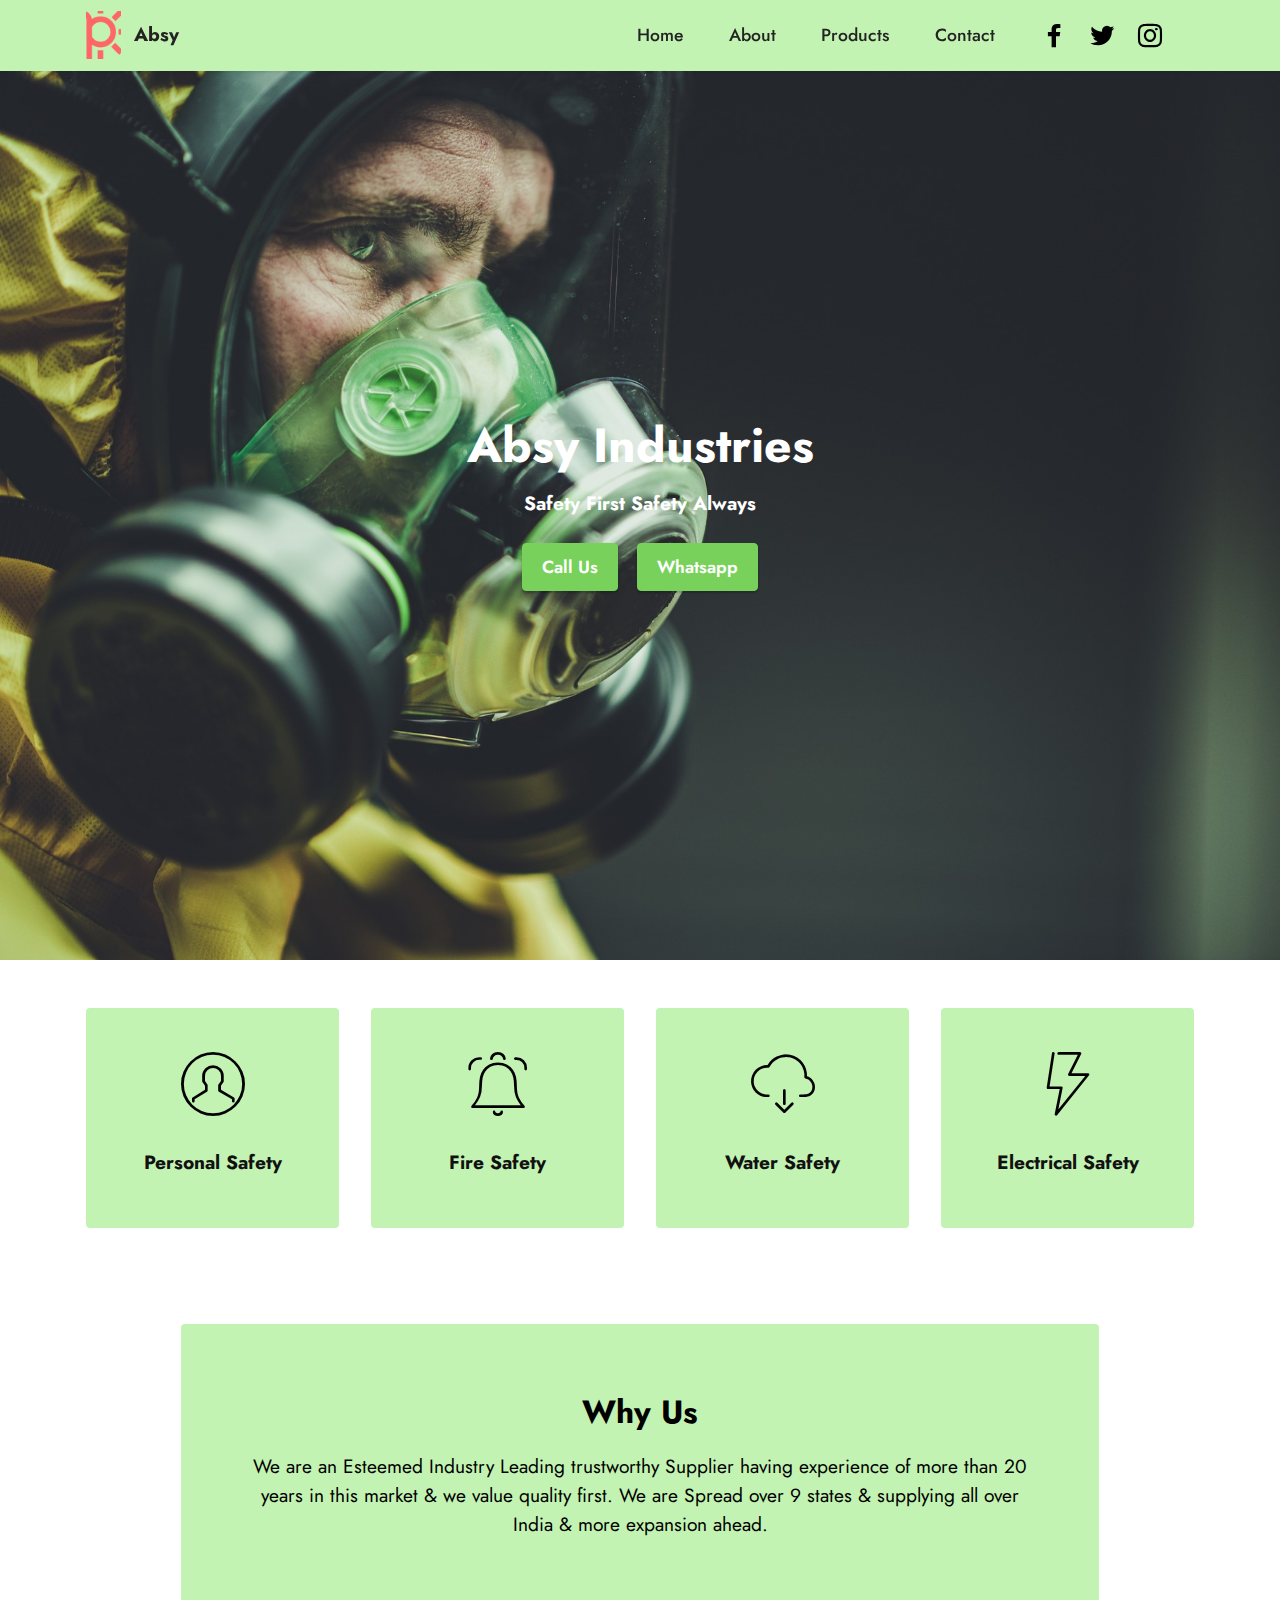
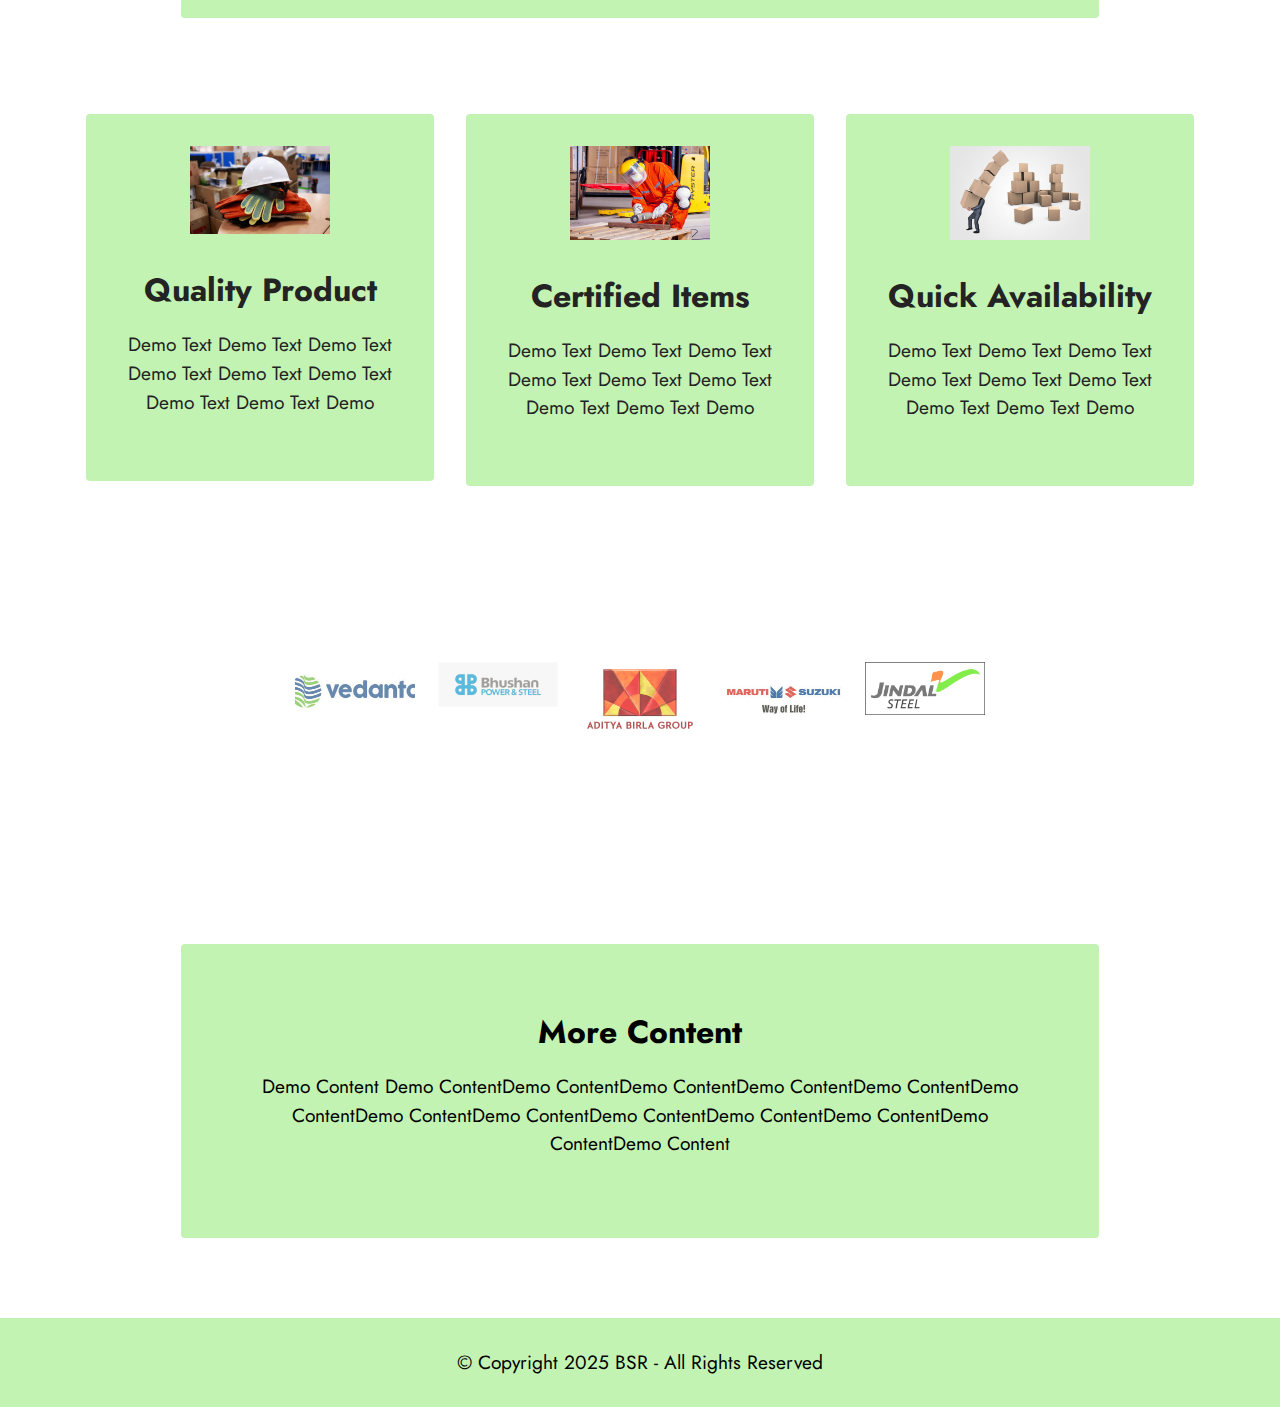
<file: index.html>
<!DOCTYPE html>
<html  >
<head>
  <!-- Site made with Mobirise Website Builder v5.6.5, https://mobirise.com -->
  <meta charset="UTF-8">
  <meta http-equiv="X-UA-Compatible" content="IE=edge">
  <meta name="generator" content="Mobirise v5.6.5, mobirise.com">
  <meta name="twitter:card" content="summary_large_image"/>
  <meta name="twitter:image:src" content="">
  <meta property="og:image" content="">
  <meta name="twitter:title" content="Home">
  <meta name="viewport" content="width=device-width, initial-scale=1, minimum-scale=1">
  <link rel="shortcut icon" href="assets/images/logo.png" type="image/x-icon">
  <meta name="description" content="">
  
  
  <title>Home</title>
  <link rel="stylesheet" href="assets/web/assets/mobirise-icons2/mobirise2.css">
  <link rel="stylesheet" href="assets/web/assets/mobirise-icons/mobirise-icons.css">
  <link rel="stylesheet" href="assets/bootstrap/css/bootstrap.min.css">
  <link rel="stylesheet" href="assets/bootstrap/css/bootstrap-grid.min.css">
  <link rel="stylesheet" href="assets/bootstrap/css/bootstrap-reboot.min.css">
  <link rel="stylesheet" href="assets/dropdown/css/style.css">
  <link rel="stylesheet" href="assets/socicon/css/styles.css">
  <link rel="stylesheet" href="assets/theme/css/style.css">
  <link rel="preload" href="https://fonts.googleapis.com/css?family=Jost:100,200,300,400,500,600,700,800,900,100i,200i,300i,400i,500i,600i,700i,800i,900i&display=swap" as="style" onload="this.onload=null;this.rel='stylesheet'">
  <noscript><link rel="stylesheet" href="https://fonts.googleapis.com/css?family=Jost:100,200,300,400,500,600,700,800,900,100i,200i,300i,400i,500i,600i,700i,800i,900i&display=swap"></noscript>
  <link rel="preload" as="style" href="assets/mobirise/css/mbr-additional.css"><link rel="stylesheet" href="assets/mobirise/css/mbr-additional.css" type="text/css">
  
  
  
  
</head>
<body>
  
  <section data-bs-version="5.1" class="menu menu3 cid-t9B5PK8b19" once="menu" id="menu3-0">
    
    <nav class="navbar navbar-dropdown navbar-fixed-top navbar-expand-lg">
        <div class="container">
            <div class="navbar-brand">
                <span class="navbar-logo">
                    <a href="https://logo.com">
                        <img src="assets/images/logo.png" alt="Website Logo" style="height: 3rem;">
                    </a>
                </span>
                <span class="navbar-caption-wrap"><a class="navbar-caption text-black display-7" href="https://mobiri.se">Absy</a></span>
            </div>
            <button class="navbar-toggler" type="button" data-toggle="collapse" data-bs-toggle="collapse" data-target="#navbarSupportedContent" data-bs-target="#navbarSupportedContent" aria-controls="navbarNavAltMarkup" aria-expanded="false" aria-label="Toggle navigation">
                <div class="hamburger">
                    <span></span>
                    <span></span>
                    <span></span>
                    <span></span>
                </div>
            </button>
            <div class="collapse navbar-collapse" id="navbarSupportedContent">
                <ul class="navbar-nav nav-dropdown nav-right" data-app-modern-menu="true"><li class="nav-item"><a class="nav-link link text-black text-primary display-4" href="index.html">Home</a></li>
                    <li class="nav-item"><a class="nav-link link text-black text-primary display-4" href="page1.html">About</a></li><li class="nav-item"><a class="nav-link link text-black text-primary show display-4" href="page2.html" aria-expanded="true">Products</a></li>
                    <li class="nav-item"><a class="nav-link link text-black text-primary display-4" href="page3.html">Contact</a>
                    </li></ul>
                <div class="icons-menu">
                    <a class="iconfont-wrapper" href="https://facebook.com" target="_blank">
                        <span class="p-2 mbr-iconfont socicon-facebook socicon"></span>
                    </a>
                    <a class="iconfont-wrapper" href="https://twitter.com" target="_blank">
                        <span class="p-2 mbr-iconfont socicon-twitter socicon"></span>
                    </a>
                    <a class="iconfont-wrapper" href="https://instagram.com" target="_blank">
                        <span class="p-2 mbr-iconfont socicon-instagram socicon"></span>
                    </a>
                    
                </div>
                
            </div>
        </div>
    </nav>
</section>

<section data-bs-version="5.1" class="header6 cid-t9B69gJI51 mbr-fullscreen" id="header6-1">

    

    <div class="mbr-overlay" style="opacity: 0; background-color: rgb(213, 242, 246);"></div>

    <div class="align-center container">
        <div class="row justify-content-center">
            <div class="col-12 col-lg-10">
                <h1 class="mbr-section-title mbr-fonts-style mbr-white mb-3 display-2"><strong>Absy Industries</strong></h1>
                
                <p class="mbr-text mbr-white mbr-fonts-style display-7"><strong>
                    Safety First Safety Always</strong></p>
                <div class="mbr-section-btn mt-3"><a class="btn btn-info display-4" href="tel:+91-9692837188">Call Us</a> <a class="btn btn-info display-4" href="https://wa.me/9692837188">Whatsapp</a></div>
            </div>
        </div>
    </div>
</section>

<section data-bs-version="5.1" class="features1 cid-t9B79mSMLe" id="features2-3">

    

    
    <div class="container">
        <div class="row justify-content-center">
            <div class="col-12 col-md-6 col-lg-3">
                <div class="card-wrapper">
                    <div class="card-box align-center">
                        <span class="mbr-iconfont mbri-user" style="color: rgb(0, 0, 0); fill: rgb(0, 0, 0);"></span>
                        <h4 class="card-title align-center mbr-black mbr-fonts-style display-7">
                            <strong>Personal Safety</strong></h4>
                    </div>
                </div>
            </div>
            <div class="col-12 col-md-6 col-lg-3">
                <div class="card-wrapper">
                    <div class="card-box align-center">
                        <span class="mbr-iconfont mbri-alert" style="color: rgb(0, 0, 0); fill: rgb(0, 0, 0);"></span>
                        <h4 class="card-title align-center mbr-black mbr-fonts-style display-7">
                            <strong>Fire Safety</strong></h4>
                    </div>
                </div>
            </div>
            <div class="col-12 col-md-6 col-lg-3">
                <div class="card-wrapper">
                    <div class="card-box align-center">
                        <span class="mbr-iconfont mbri-download" style="color: rgb(0, 0, 0); fill: rgb(0, 0, 0);"></span>
                        <h4 class="card-title align-center mbr-black mbr-fonts-style display-7">
                            <strong>Water Safety</strong></h4>
                    </div>
                </div>
            </div>
            <div class="col-12 col-md-6 col-lg-3">
                <div class="card-wrapper">
                    <div class="card-box align-center">
                        <span class="mbr-iconfont mbri-speed" style="color: rgb(0, 0, 0); fill: rgb(0, 0, 0);"></span>
                        <h4 class="card-title align-center mbr-black mbr-fonts-style display-7">
                            <strong>Electrical Safety</strong></h4>
                    </div>
                </div>
            </div>
        </div>
    </div>
</section>

<section data-bs-version="5.1" class="content15 cid-t9HoYjYyWg" id="content15-a">

    

    
    <div class="container">
        <div class="row justify-content-center">
            <div class="card col-md-12 col-lg-10">
                <div class="card-wrapper">
                    <div class="card-box align-left">
                        <h4 class="card-title mbr-fonts-style mbr-white mb-3 display-5"><strong>Why Us</strong></h4>
                        <p class="mbr-text mbr-fonts-style display-7">We are an Esteemed Industry Leading trustworthy Supplier having experience of more than 20 years in this market &amp; we value quality first.&nbsp;We are Spread over 9 states &amp; supplying all over India &amp; more expansion ahead.<br></p>
                        
                    </div>
                </div>
            </div>
        </div>
    </div>
</section>

<section data-bs-version="5.1" class="clients2 cid-t9BJmREn2R" id="clients2-7">

    

    
    <div class="container">
        <div class="row justify-content-center">
            <div class="card col-12 col-md-6 col-lg-4">
                <div class="card-wrapper">
                    <div class="img-wrapper">
                        <img src="assets/images/mbr-280x176.jpg" alt="Mobirise Website Builder">
                    </div>
                    <div class="card-box align-center">
                        
                        <h5 class="card-title mbr-fonts-style mb-3 display-5">
                            <strong>Quality Product</strong></h5>
                        <p class="mbr-text mbr-fonts-style mb-4 display-7">
                            Demo Text Demo Text Demo Text Demo Text Demo Text Demo Text Demo Text Demo Text Demo</p>
                        
                    </div>
                </div>
            </div>
            <div class="card col-12 col-md-6 col-lg-4">
                <div class="card-wrapper">
                    <div class="img-wrapper">
                        <img src="assets/images/mbr-1-280x187.jpg" alt="industrial">
                    </div>
                    <div class="card-box align-center">
                        
                        <h5 class="card-title mbr-fonts-style mb-3 display-5">
                            <strong>Certified Items</strong></h5>
                        <p class="mbr-text mbr-fonts-style mb-4 display-7">
                            Demo Text Demo Text Demo Text Demo Text Demo Text Demo Text Demo Text Demo Text Demo</p>
                        
                    </div>
                </div>
            </div>
            <div class="card col-12 col-md-6 col-lg-4">
                <div class="card-wrapper">
                    <div class="img-wrapper">
                        <img src="assets/images/mbr-2-280x187.jpg" alt="Mobirise Website Builder">
                    </div>
                    <div class="card-box align-center">
                        
                        <h5 class="card-title mbr-fonts-style mb-3 display-5"><strong>Quick Availability</strong></h5>
                        <p class="mbr-text mbr-fonts-style mb-4 display-7">
                            Demo Text Demo Text Demo Text Demo Text Demo Text Demo Text Demo Text Demo Text Demo</p>
                        
                    </div>
                </div>
            </div>
            
        </div>
    </div>
</section>

<section data-bs-version="5.1" class="clients1 cid-t9VKQSYqq7" id="clients1-16">
    
    <div class="images-container container">
        <div class="mbr-section-head">
            
            
            
        </div>
        <div class="row justify-content-center mt-4">
            <div class="col-md-3 card">
                <img src="assets/images/vedanta-steel-electrosteel-steels-240x117.jpg" alt="Mobirise Website Builder">
            </div>
            <div class="col-md-3 card">
                <img src="assets/images/bhushanpowersteel-240x90.png" alt="Mobirise Website Builder">
            </div>
            <div class="col-md-3 card">
                <img src="assets/images/aditya-birla-group-logo.svg-240x147.png" alt="Mobirise Website Builder">
            </div>
            <div class="col-md-3 card">
                <img src="assets/images/maruti-suzuki-logo-2019-240x135.jpg" alt="Mobirise Website Builder">
            </div>
            <div class="col-md-3 card">
                <img src="assets/images/jindal-steel.gif" alt="Mobirise Website Builder">
            </div>
            
            
            
        </div>
    </div>
</section>

<section data-bs-version="5.1" class="content15 cid-t9HnQrQzwg" id="content15-9">

    

    
    <div class="container">
        <div class="row justify-content-center">
            <div class="card col-md-12 col-lg-10">
                <div class="card-wrapper">
                    <div class="card-box align-left">
                        <h4 class="card-title mbr-fonts-style mbr-white mb-3 display-5">
                            <strong>More Content</strong></h4>
                        <p class="mbr-text mbr-fonts-style display-7">Demo Content&nbsp;Demo ContentDemo ContentDemo ContentDemo ContentDemo ContentDemo ContentDemo ContentDemo ContentDemo ContentDemo ContentDemo ContentDemo ContentDemo Content             </p>
                        
                    </div>
                </div>
            </div>
        </div>
    </div>
</section>

<section data-bs-version="5.1" class="footer7 cid-t9HwdsaHZf" once="footers" id="footer7-c">

    

    

    <div class="container">
        <div class="media-container-row align-center mbr-white">
            <div class="col-12">
                <p class="mbr-text mb-0 mbr-fonts-style display-7">
                    © Copyright 2025 BSR - All Rights Reserved
                </p>
            </div>
        </div>
    </div>
</section><script src="assets/bootstrap/js/bootstrap.bundle.min.js"></script>  
<script src="assets/smoothscroll/smooth-scroll.js"></script>  
<script src="assets/ytplayer/index.js"></script>  
<script src="assets/dropdown/js/navbar-dropdown.js"></script>  
 
  
  
</body>
</html>
</file>
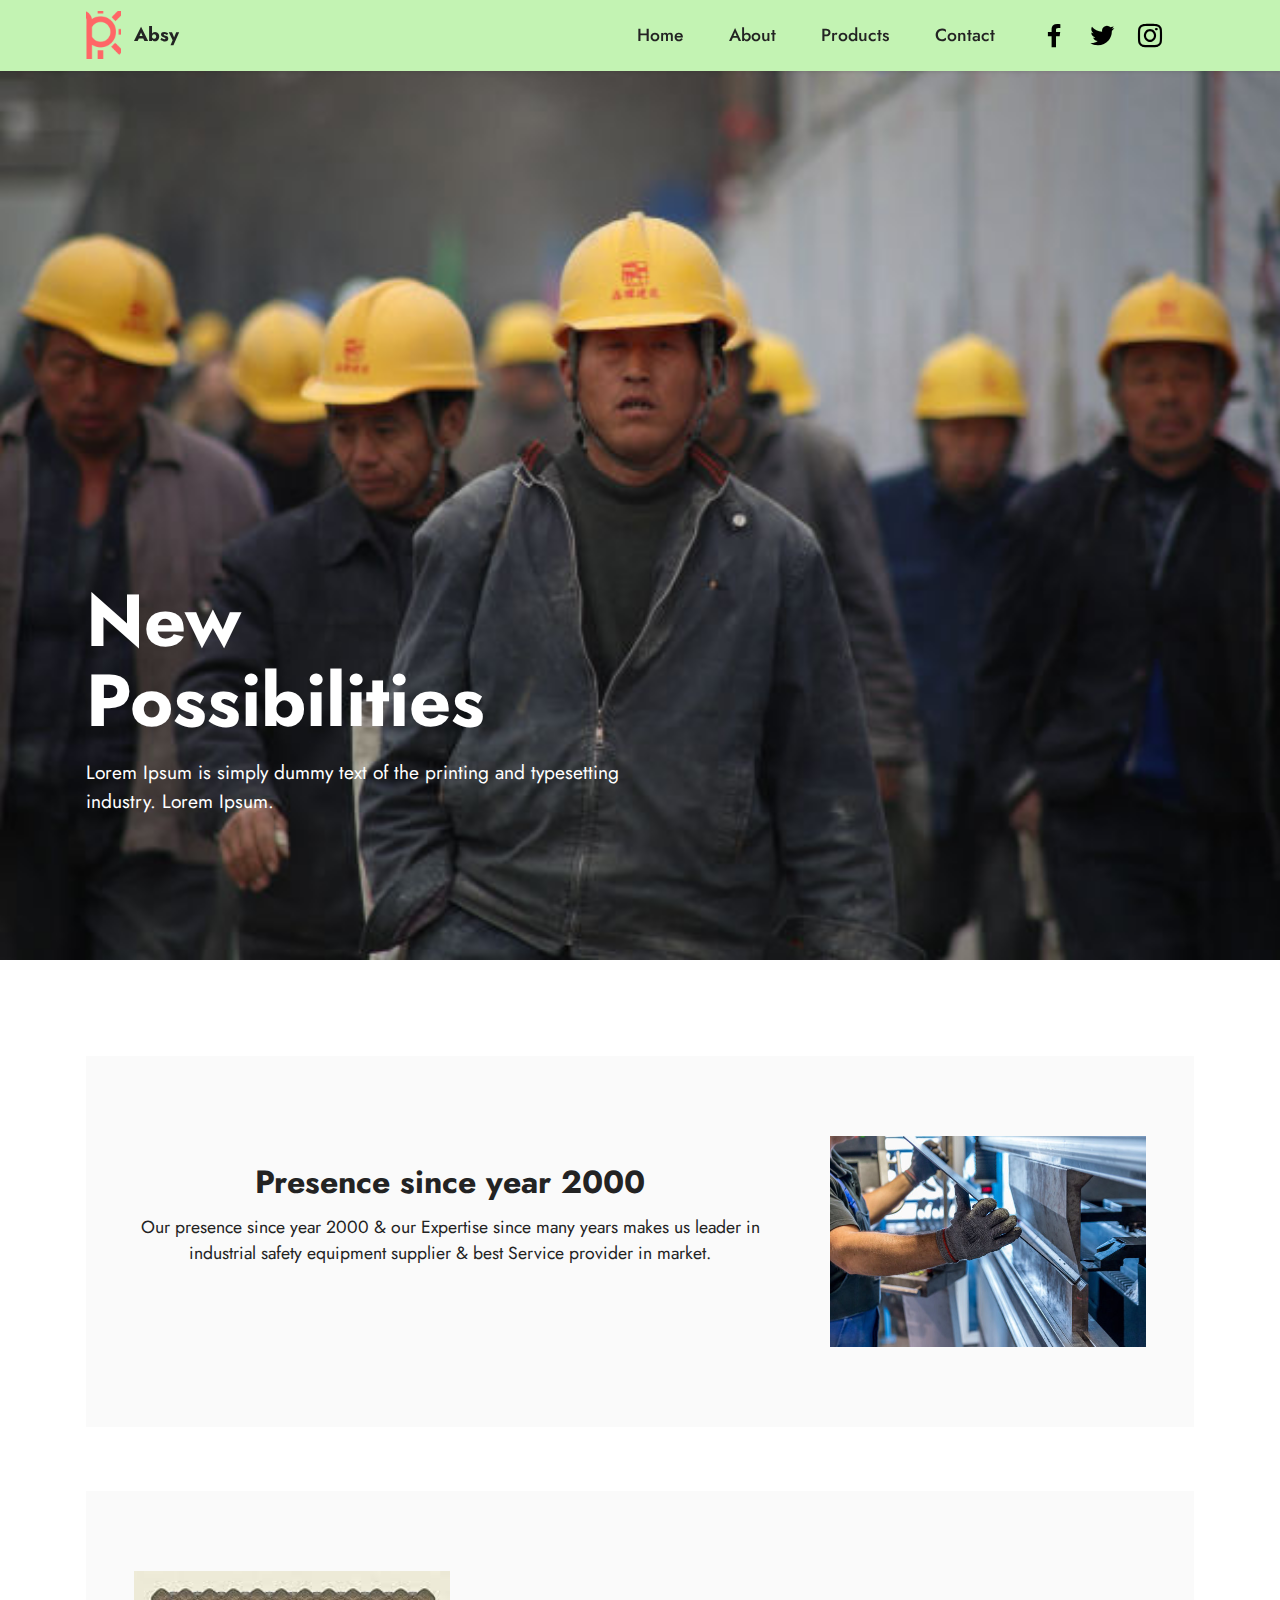
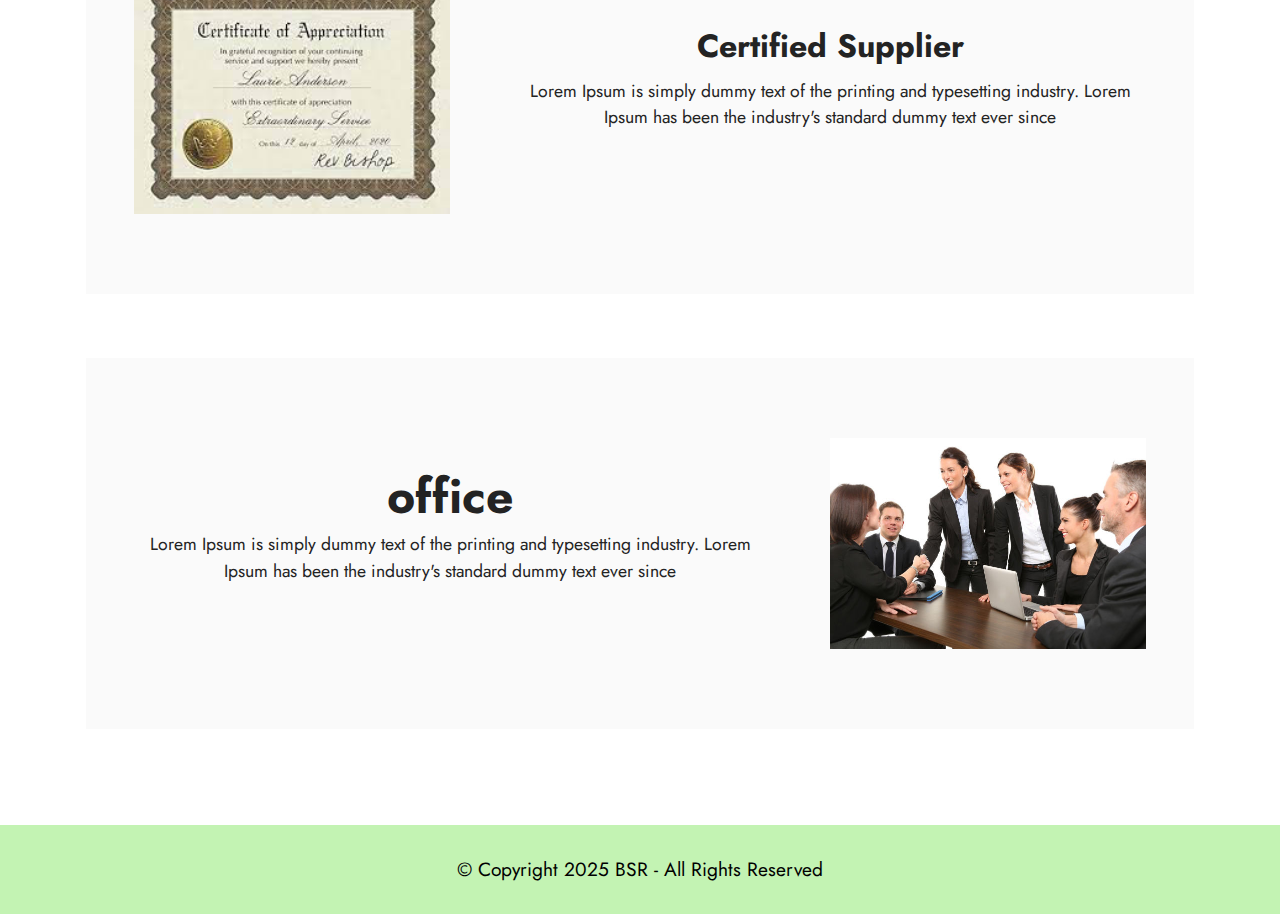
<file: page1.html>
<!DOCTYPE html>
<html  >
<head>
  <!-- Site made with Mobirise Website Builder v5.6.5, https://mobirise.com -->
  <meta charset="UTF-8">
  <meta http-equiv="X-UA-Compatible" content="IE=edge">
  <meta name="generator" content="Mobirise v5.6.5, mobirise.com">
  <meta name="twitter:card" content="summary_large_image"/>
  <meta name="twitter:image:src" content="">
  <meta property="og:image" content="">
  <meta name="twitter:title" content="About">
  <meta name="viewport" content="width=device-width, initial-scale=1, minimum-scale=1">
  <link rel="shortcut icon" href="assets/images/logo.png" type="image/x-icon">
  <meta name="description" content="">
  
  
  <title>About</title>
  <link rel="stylesheet" href="assets/bootstrap/css/bootstrap.min.css">
  <link rel="stylesheet" href="assets/bootstrap/css/bootstrap-grid.min.css">
  <link rel="stylesheet" href="assets/bootstrap/css/bootstrap-reboot.min.css">
  <link rel="stylesheet" href="assets/dropdown/css/style.css">
  <link rel="stylesheet" href="assets/socicon/css/styles.css">
  <link rel="stylesheet" href="assets/theme/css/style.css">
  <link rel="preload" href="https://fonts.googleapis.com/css?family=Jost:100,200,300,400,500,600,700,800,900,100i,200i,300i,400i,500i,600i,700i,800i,900i&display=swap" as="style" onload="this.onload=null;this.rel='stylesheet'">
  <noscript><link rel="stylesheet" href="https://fonts.googleapis.com/css?family=Jost:100,200,300,400,500,600,700,800,900,100i,200i,300i,400i,500i,600i,700i,800i,900i&display=swap"></noscript>
  <link rel="preload" as="style" href="assets/mobirise/css/mbr-additional.css"><link rel="stylesheet" href="assets/mobirise/css/mbr-additional.css" type="text/css">
  
  
  
  
</head>
<body>
  
  <section data-bs-version="5.1" class="menu menu3 cid-t9B5PK8b19" once="menu" id="menu3-d">
    
    <nav class="navbar navbar-dropdown navbar-fixed-top navbar-expand-lg">
        <div class="container">
            <div class="navbar-brand">
                <span class="navbar-logo">
                    <a href="https://logo.com">
                        <img src="assets/images/logo.png" alt="Website Logo" style="height: 3rem;">
                    </a>
                </span>
                <span class="navbar-caption-wrap"><a class="navbar-caption text-black display-7" href="https://mobiri.se">Absy</a></span>
            </div>
            <button class="navbar-toggler" type="button" data-toggle="collapse" data-bs-toggle="collapse" data-target="#navbarSupportedContent" data-bs-target="#navbarSupportedContent" aria-controls="navbarNavAltMarkup" aria-expanded="false" aria-label="Toggle navigation">
                <div class="hamburger">
                    <span></span>
                    <span></span>
                    <span></span>
                    <span></span>
                </div>
            </button>
            <div class="collapse navbar-collapse" id="navbarSupportedContent">
                <ul class="navbar-nav nav-dropdown nav-right" data-app-modern-menu="true"><li class="nav-item"><a class="nav-link link text-black text-primary display-4" href="index.html">Home</a></li>
                    <li class="nav-item"><a class="nav-link link text-black text-primary display-4" href="page1.html">About</a></li><li class="nav-item"><a class="nav-link link text-black text-primary show display-4" href="page2.html" aria-expanded="true">Products</a></li>
                    <li class="nav-item"><a class="nav-link link text-black text-primary display-4" href="page3.html">Contact</a>
                    </li></ul>
                <div class="icons-menu">
                    <a class="iconfont-wrapper" href="https://facebook.com" target="_blank">
                        <span class="p-2 mbr-iconfont socicon-facebook socicon"></span>
                    </a>
                    <a class="iconfont-wrapper" href="https://twitter.com" target="_blank">
                        <span class="p-2 mbr-iconfont socicon-twitter socicon"></span>
                    </a>
                    <a class="iconfont-wrapper" href="https://instagram.com" target="_blank">
                        <span class="p-2 mbr-iconfont socicon-instagram socicon"></span>
                    </a>
                    
                </div>
                
            </div>
        </div>
    </nav>
</section>

<section data-bs-version="5.1" class="header4 cid-t9RyrqEqUh mbr-fullscreen" id="header4-w">

    
    
    <div class="container">
        <div class="row">
            <div class="content-wrap">
                <h1 class="mbr-section-title mbr-fonts-style mbr-white mb-3 display-1">
                    <strong>New Possibilities</strong>
                </h1>
                
                <p class="mbr-fonts-style mbr-text mbr-white mb-3 display-7">
                    Lorem Ipsum is simply dummy text of the printing and typesetting industry. Lorem Ipsum.</p>

                
            </div>
        </div>
    </div>
</section>

<section data-bs-version="5.1" class="features15 cid-t9VrBWdITv" id="features16-z">

    

    
    <div class="container">
        <div class="content-wrapper">
            <div class="row align-items-center">
                <div class="col-12 col-lg">
                    <div class="text-wrapper">
                        <h6 class="card-title mbr-fonts-style display-5"><strong>Presence since year 2000</strong></h6>
                        <p class="mbr-text mbr-fonts-style mb-4 display-4">Our presence since year 2000 &amp; our Expertise since many years makes us leader in industrial safety equipment supplier &amp; best Service provider in market.
<br>
<br></p>
                        
                    </div>
                </div>
                <div class="col-12 col-lg-4">
                    <div class="image-wrapper">
                        <img src="assets/images/mbr-631x421.jpg" alt="Mobirise Website Builder">
                    </div>
                </div>
            </div>
        </div>
    </div>
</section>

<section data-bs-version="5.1" class="features16 cid-t9VrO0YZjV" id="features17-10">
    

    
    <div class="container">
        <div class="content-wrapper">
            <div class="row align-items-center">
                <div class="col-12 col-lg-4">
                    <div class="image-wrapper">
                        <img src="assets/images/certificate-256x197.jpg" alt="img">
                    </div>
                </div>
                <div class="col-12 col-lg">
                    <div class="text-wrapper">
                        <h6 class="card-title mbr-fonts-style display-5">
                            <strong>Certified Supplier</strong></h6>
                        <p class="mbr-text mbr-fonts-style mb-4 display-4">
                            Lorem Ipsum is simply dummy text of the printing and typesetting industry. Lorem Ipsum has been the industry's standard dummy text ever since</p>
                        
                    </div>
                </div>
            </div>
        </div>
    </div>
</section>

<section data-bs-version="5.1" class="features15 cid-t9VrAKlBzg" id="features16-y">

    

    
    <div class="container">
        <div class="content-wrapper">
            <div class="row align-items-center">
                <div class="col-12 col-lg">
                    <div class="text-wrapper">
                        <h6 class="card-title mbr-fonts-style display-2"><strong>office</strong></h6>
                        <p class="mbr-text mbr-fonts-style mb-4 display-4">
                            Lorem Ipsum is simply dummy text of the printing and typesetting industry. Lorem Ipsum has been the industry's standard dummy text ever since</p>
                        
                    </div>
                </div>
                <div class="col-12 col-lg-4">
                    <div class="image-wrapper">
                        <img src="assets/images/mbr-2-631x421.jpg" alt="Mobirise Website Builder">
                    </div>
                </div>
            </div>
        </div>
    </div>
</section>

<section data-bs-version="5.1" class="footer7 cid-t9HwdsaHZf" once="footers" id="footer7-e">

    

    

    <div class="container">
        <div class="media-container-row align-center mbr-white">
            <div class="col-12">
                <p class="mbr-text mb-0 mbr-fonts-style display-7">
                    © Copyright 2025 BSR - All Rights Reserved
                </p>
            </div>
        </div>
    </div>
</section><script src="assets/bootstrap/js/bootstrap.bundle.min.js"></script>  
<script src="assets/smoothscroll/smooth-scroll.js"></script>  
<script src="assets/ytplayer/index.js"></script>  
<script src="assets/dropdown/js/navbar-dropdown.js"></script>    
  
  
</body>
</html>
</file>
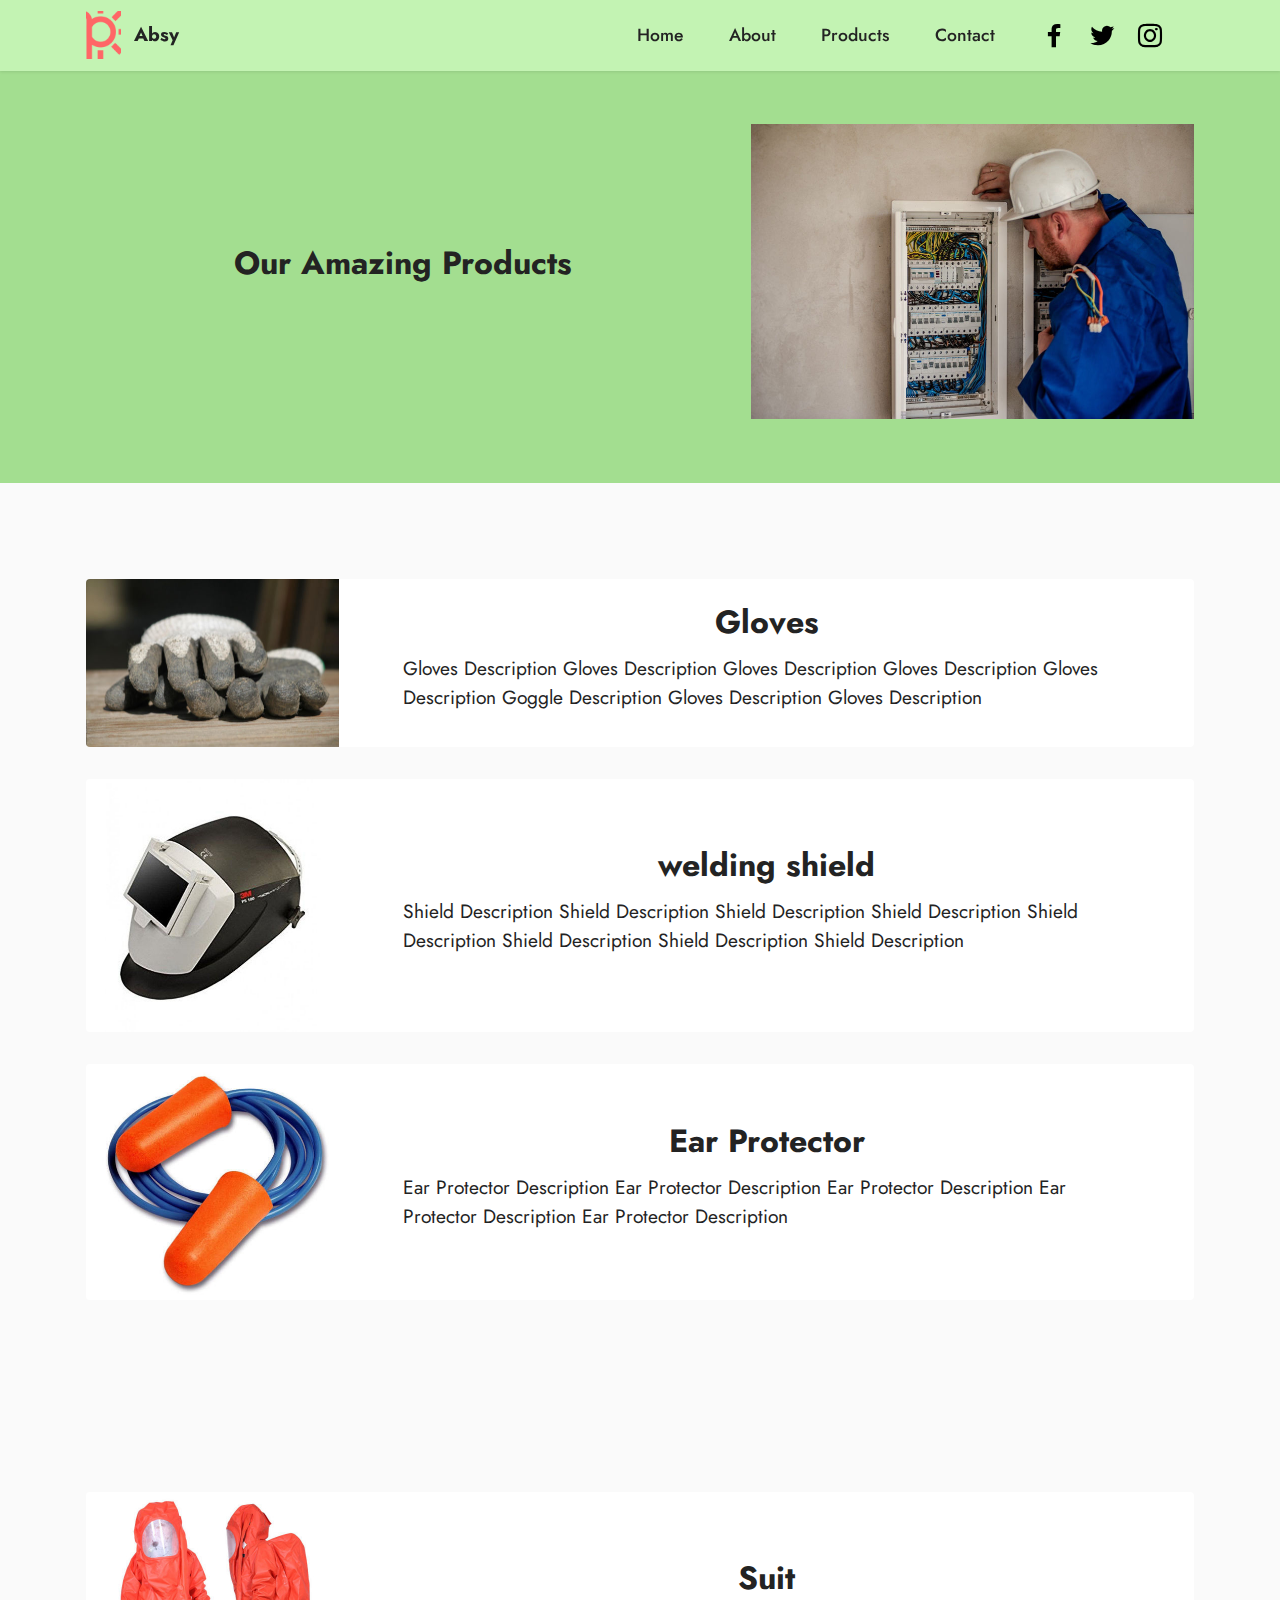
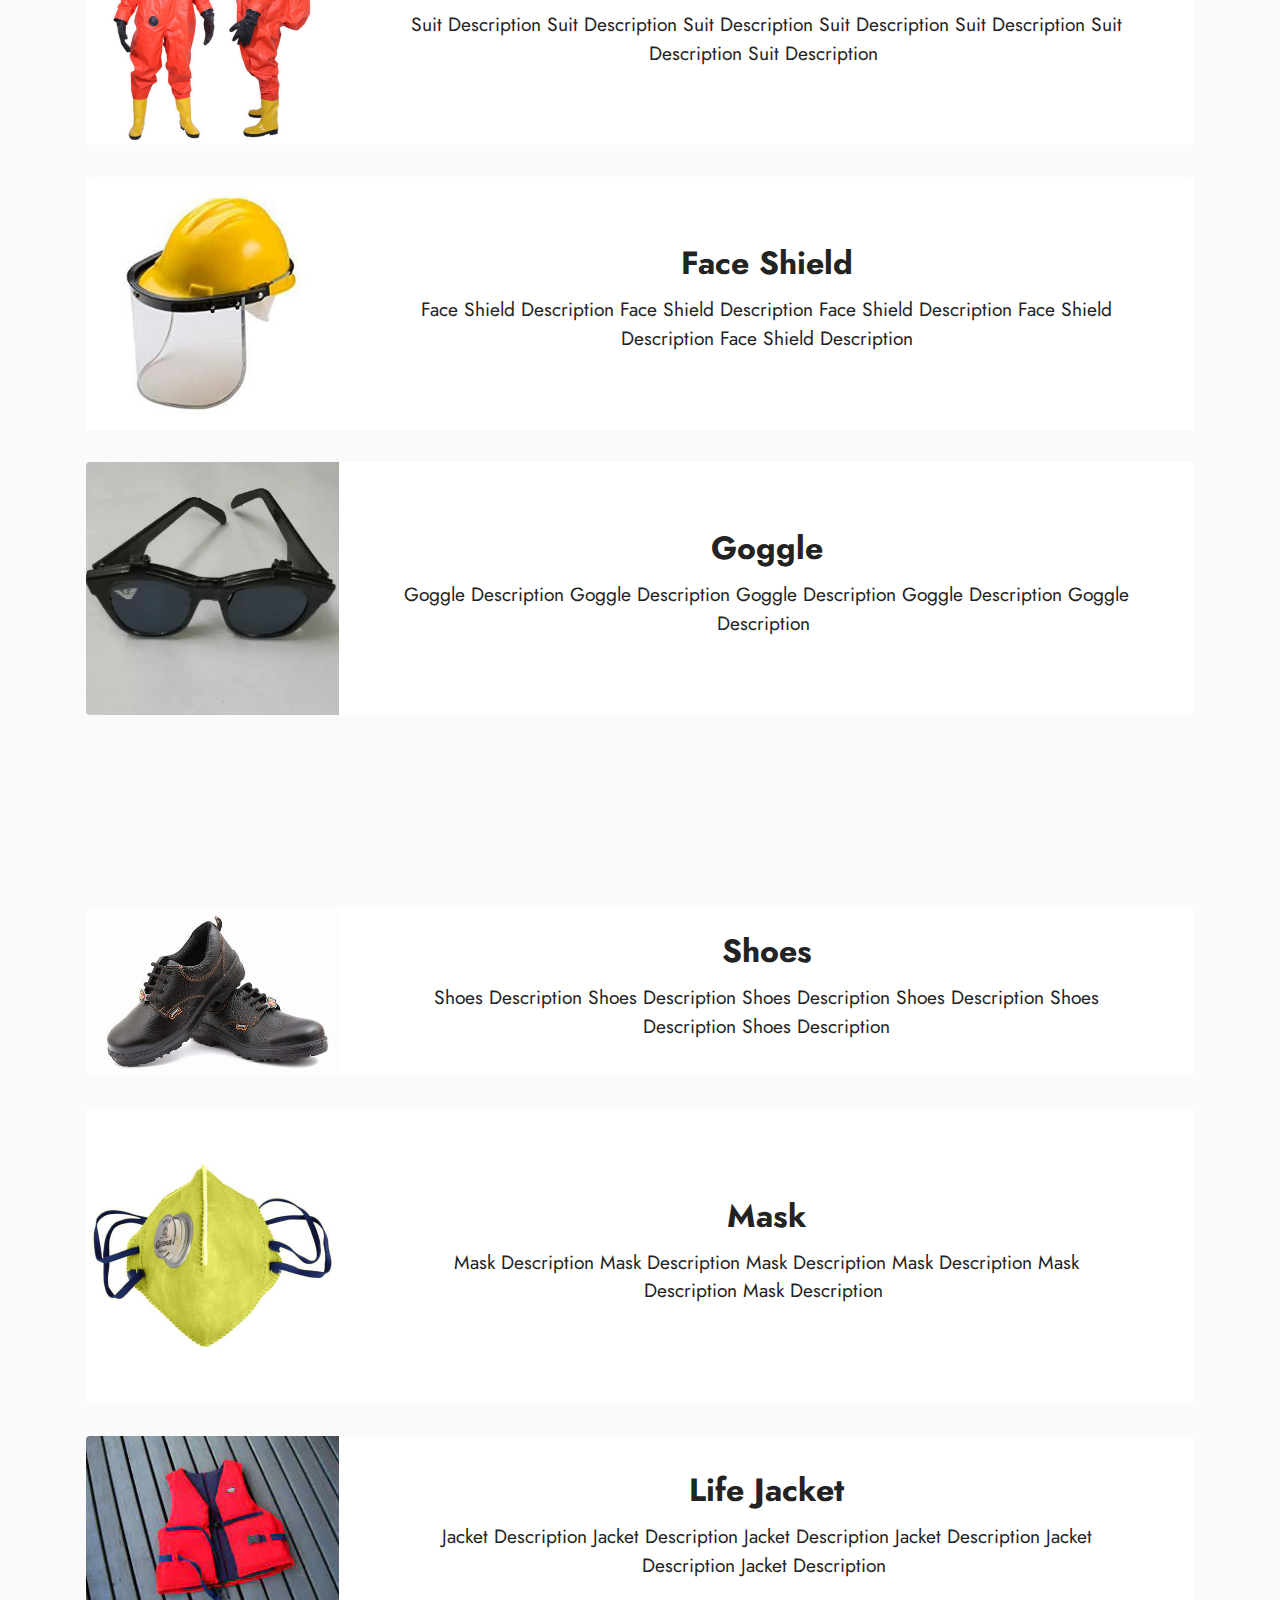
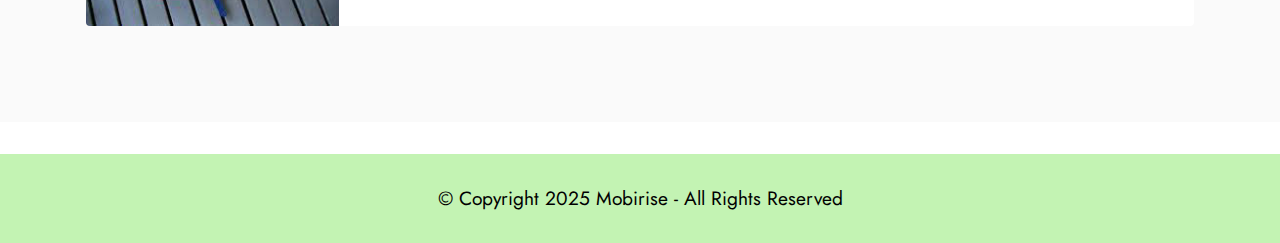
<file: page2.html>
<!DOCTYPE html>
<html  >
<head>
  <!-- Site made with Mobirise Website Builder v5.6.5, https://mobirise.com -->
  <meta charset="UTF-8">
  <meta http-equiv="X-UA-Compatible" content="IE=edge">
  <meta name="generator" content="Mobirise v5.6.5, mobirise.com">
  <meta name="twitter:card" content="summary_large_image"/>
  <meta name="twitter:image:src" content="">
  <meta property="og:image" content="">
  <meta name="twitter:title" content="Products">
  <meta name="viewport" content="width=device-width, initial-scale=1, minimum-scale=1">
  <link rel="shortcut icon" href="assets/images/logo.png" type="image/x-icon">
  <meta name="description" content="">
  
  
  <title>Products</title>
  <link rel="stylesheet" href="assets/bootstrap/css/bootstrap.min.css">
  <link rel="stylesheet" href="assets/bootstrap/css/bootstrap-grid.min.css">
  <link rel="stylesheet" href="assets/bootstrap/css/bootstrap-reboot.min.css">
  <link rel="stylesheet" href="assets/dropdown/css/style.css">
  <link rel="stylesheet" href="assets/socicon/css/styles.css">
  <link rel="stylesheet" href="assets/theme/css/style.css">
  <link rel="preload" href="https://fonts.googleapis.com/css?family=Jost:100,200,300,400,500,600,700,800,900,100i,200i,300i,400i,500i,600i,700i,800i,900i&display=swap" as="style" onload="this.onload=null;this.rel='stylesheet'">
  <noscript><link rel="stylesheet" href="https://fonts.googleapis.com/css?family=Jost:100,200,300,400,500,600,700,800,900,100i,200i,300i,400i,500i,600i,700i,800i,900i&display=swap"></noscript>
  <link rel="preload" as="style" href="assets/mobirise/css/mbr-additional.css"><link rel="stylesheet" href="assets/mobirise/css/mbr-additional.css" type="text/css">
  
  
  
  
</head>
<body>
  
  <section data-bs-version="5.1" class="menu menu3 cid-t9B5PK8b19" once="menu" id="menu3-f">
    
    <nav class="navbar navbar-dropdown navbar-fixed-top navbar-expand-lg">
        <div class="container">
            <div class="navbar-brand">
                <span class="navbar-logo">
                    <a href="https://logo.com">
                        <img src="assets/images/logo.png" alt="Website Logo" style="height: 3rem;">
                    </a>
                </span>
                <span class="navbar-caption-wrap"><a class="navbar-caption text-black display-7" href="https://mobiri.se">Absy</a></span>
            </div>
            <button class="navbar-toggler" type="button" data-toggle="collapse" data-bs-toggle="collapse" data-target="#navbarSupportedContent" data-bs-target="#navbarSupportedContent" aria-controls="navbarNavAltMarkup" aria-expanded="false" aria-label="Toggle navigation">
                <div class="hamburger">
                    <span></span>
                    <span></span>
                    <span></span>
                    <span></span>
                </div>
            </button>
            <div class="collapse navbar-collapse" id="navbarSupportedContent">
                <ul class="navbar-nav nav-dropdown nav-right" data-app-modern-menu="true"><li class="nav-item"><a class="nav-link link text-black text-primary display-4" href="index.html">Home</a></li>
                    <li class="nav-item"><a class="nav-link link text-black text-primary display-4" href="page1.html">About</a></li><li class="nav-item"><a class="nav-link link text-black text-primary show display-4" href="page2.html" aria-expanded="true">Products</a></li>
                    <li class="nav-item"><a class="nav-link link text-black text-primary display-4" href="page3.html">Contact</a>
                    </li></ul>
                <div class="icons-menu">
                    <a class="iconfont-wrapper" href="https://facebook.com" target="_blank">
                        <span class="p-2 mbr-iconfont socicon-facebook socicon"></span>
                    </a>
                    <a class="iconfont-wrapper" href="https://twitter.com" target="_blank">
                        <span class="p-2 mbr-iconfont socicon-twitter socicon"></span>
                    </a>
                    <a class="iconfont-wrapper" href="https://instagram.com" target="_blank">
                        <span class="p-2 mbr-iconfont socicon-instagram socicon"></span>
                    </a>
                    
                </div>
                
            </div>
        </div>
    </nav>
</section>

<section data-bs-version="5.1" class="header11 cid-t9HD3wqnk7" id="header11-i">

    

    

    <div class="container">
        <div class="row justify-content-center">
            <div class="col-12 col-md-5 image-wrapper">
                <img class="w-100" src="assets/images/mbr-886x589.jpg" alt="Mobirise Website Builder">
            </div>
            <div class="col-12 col-md">
                <div class="text-wrapper text-center">
                    <h1 class="mbr-section-title mbr-fonts-style mb-3 display-5">
                        <strong>Our Amazing Products</strong></h1>
                    
                    
                </div>
            </div>
        </div>
    </div>
</section>

<section data-bs-version="5.1" class="features8 cid-t9QPcFWxi6" xmlns="http://www.w3.org/1999/html" id="features9-s">
    
    

    

    <div class="container">
        <div class="card">
            <div class="card-wrapper">
                <div class="row align-items-center">
                    <div class="col-12 col-md-3">
                        <div class="image-wrapper">
                            <img src="assets/images/mbr-506x337.jpg" alt="Mobirise Website Builder">
                        </div>
                    </div>
                    <div class="col-12 col-md">
                        <div class="card-box">
                            <div class="row">
                                <div class="col-md">
                                    <h6 class="card-title mbr-fonts-style display-5"><strong>Gloves</strong></h6>
                                    <p class="mbr-text mbr-fonts-style display-7">
                                        Gloves Description&nbsp;Gloves Description&nbsp;Gloves Description&nbsp;Gloves Description&nbsp;Gloves Description&nbsp;Goggle Description&nbsp;Gloves Description&nbsp;Gloves Description </p>
                                </div>
                                
                                <div></div>
                            </div>
                        </div>
                    </div>
                </div>
            </div>
        </div>
        <div class="card">
            <div class="card-wrapper">
                <div class="row align-items-center">
                    <div class="col-12 col-md-3">
                        <div class="image-wrapper">
                            <img src="assets/images/welding-shield-1-500x500.jpg" alt="Mobirise Website Builder">
                        </div>
                    </div>
                    <div class="col-12 col-md">
                        <div class="card-box">
                            <div class="row">
                                <div class="col-md">
                                    <h6 class="card-title mbr-fonts-style display-5">
                                        <strong>welding shield</strong></h6>
                                    <p class="mbr-text mbr-fonts-style display-7">Shield Description&nbsp;Shield Description&nbsp;Shield Description&nbsp;Shield Description&nbsp;Shield Description&nbsp;Shield Description&nbsp;Shield Description&nbsp;Shield Description&nbsp;</p>
                                </div>
                                
                                <div></div>
                            </div>
                        </div>
                    </div>
                </div>
            </div>
        </div>
        <div class="card">
            <div class="card-wrapper">
                <div class="row align-items-center">
                    <div class="col-12 col-md-3">
                        <div class="image-wrapper">
                            <img src="assets/images/ear-plugs-500x467.jpg" alt="Mobirise Website Builder">
                        </div>
                    </div>
                    <div class="col-12 col-md">
                        <div class="card-box">
                            <div class="row">
                                <div class="col-md">
                                    <h6 class="card-title mbr-fonts-style display-5">
                                        <strong>Ear Protector</strong></h6>
                                    <p class="mbr-text mbr-fonts-style display-7">
                                        Ear Protector Description&nbsp;Ear Protector Description&nbsp;Ear Protector Description&nbsp;Ear Protector Description&nbsp;Ear Protector Description </p>
                                </div>
                                
                                <div></div>
                            </div>
                        </div>
                    </div>
                </div>
            </div>
        </div>
    </div>
</section>

<section data-bs-version="5.1" class="features8 cid-t9QPeWfTtL" xmlns="http://www.w3.org/1999/html" id="features9-u">
    
    

    

    <div class="container">
        <div class="card">
            <div class="card-wrapper">
                <div class="row align-items-center">
                    <div class="col-12 col-md-3">
                        <div class="image-wrapper">
                            <img src="assets/images/chemical-protection-clothes-506x506.jpg" alt="Mobirise Website Builder">
                        </div>
                    </div>
                    <div class="col-12 col-md">
                        <div class="card-box">
                            <div class="row">
                                <div class="col-md">
                                    <h6 class="card-title mbr-fonts-style display-5">
                                        <strong>Suit</strong></h6>
                                    <p class="mbr-text mbr-fonts-style display-7">
                                        Suit Description&nbsp;Suit Description&nbsp;Suit Description&nbsp;Suit Description&nbsp;Suit Description&nbsp;Suit Description&nbsp;Suit Description&nbsp;</p>
                                </div>
                                
                                <div></div>
                            </div>
                        </div>
                    </div>
                </div>
            </div>
        </div>
        <div class="card">
            <div class="card-wrapper">
                <div class="row align-items-center">
                    <div class="col-12 col-md-3">
                        <div class="image-wrapper">
                            <img src="assets/images/face-shield-342x342.jpg" alt="Mobirise Website Builder">
                        </div>
                    </div>
                    <div class="col-12 col-md">
                        <div class="card-box">
                            <div class="row">
                                <div class="col-md">
                                    <h6 class="card-title mbr-fonts-style display-5">
                                        <strong>Face Shield</strong></h6>
                                    <p class="mbr-text mbr-fonts-style display-7">
                                        Face Shield Description&nbsp;Face Shield Description&nbsp;Face Shield Description&nbsp;Face Shield Description&nbsp;Face Shield Description </p>
                                </div>
                                
                                <div></div>
                            </div>
                        </div>
                    </div>
                </div>
            </div>
        </div>
        <div class="card">
            <div class="card-wrapper">
                <div class="row align-items-center">
                    <div class="col-12 col-md-3">
                        <div class="image-wrapper">
                            <img src="assets/images/free-size-12-2-in-1-goggles-safety-goggle-bps-fire-original-imagay5jjfy76mqq.webp" alt="Mobirise Website Builder">
                        </div>
                    </div>
                    <div class="col-12 col-md">
                        <div class="card-box">
                            <div class="row">
                                <div class="col-md">
                                    <h6 class="card-title mbr-fonts-style display-5">
                                        <strong>Goggle</strong></h6>
                                    <p class="mbr-text mbr-fonts-style display-7">
                                        Goggle Description&nbsp;Goggle Description&nbsp;Goggle Description&nbsp;Goggle Description&nbsp;Goggle Description&nbsp;</p>
                                </div>
                                
                                <div></div>
                            </div>
                        </div>
                    </div>
                </div>
            </div>
        </div>
    </div>
</section>

<section data-bs-version="5.1" class="features8 cid-t9QPdHEosL" xmlns="http://www.w3.org/1999/html" id="features9-t">
    
    

    

    <div class="container">
        <div class="card">
            <div class="card-wrapper">
                <div class="row align-items-center">
                    <div class="col-12 col-md-3">
                        <div class="image-wrapper">
                            <img src="assets/images/industrial-shoes-500x334.jpg" alt="Mobirise Website Builder">
                        </div>
                    </div>
                    <div class="col-12 col-md">
                        <div class="card-box">
                            <div class="row">
                                <div class="col-md">
                                    <h6 class="card-title mbr-fonts-style display-5">
                                        <strong>Shoes</strong></h6>
                                    <p class="mbr-text mbr-fonts-style display-7">
                                        Shoes Description&nbsp;Shoes Description&nbsp;Shoes Description&nbsp;Shoes Description&nbsp;Shoes Description&nbsp;Shoes Description </p>
                                </div>
                                
                                <div></div>
                            </div>
                        </div>
                    </div>
                </div>
            </div>
        </div>
        <div class="card">
            <div class="card-wrapper">
                <div class="row align-items-center">
                    <div class="col-12 col-md-3">
                        <div class="image-wrapper">
                            <img src="assets/images/nose-mask-506x592.jpg" alt="Mobirise Website Builder">
                        </div>
                    </div>
                    <div class="col-12 col-md">
                        <div class="card-box">
                            <div class="row">
                                <div class="col-md">
                                    <h6 class="card-title mbr-fonts-style display-5">
                                        <strong>Mask</strong></h6>
                                    <p class="mbr-text mbr-fonts-style display-7">
                                        Mask Description&nbsp;Mask Description&nbsp;Mask Description&nbsp;Mask Description&nbsp;Mask Description&nbsp;Mask Description&nbsp;</p>
                                </div>
                                
                                <div></div>
                            </div>
                        </div>
                    </div>
                </div>
            </div>
        </div>
        <div class="card">
            <div class="card-wrapper">
                <div class="row align-items-center">
                    <div class="col-12 col-md-3">
                        <div class="image-wrapper">
                            <img src="assets/images/life-jacket-259x194.jpg" alt="Mobirise Website Builder">
                        </div>
                    </div>
                    <div class="col-12 col-md">
                        <div class="card-box">
                            <div class="row">
                                <div class="col-md">
                                    <h6 class="card-title mbr-fonts-style display-5">
                                        <strong>Life Jacket</strong></h6>
                                    <p class="mbr-text mbr-fonts-style display-7">
                                        Jacket Description&nbsp;Jacket Description&nbsp;Jacket Description&nbsp;Jacket Description&nbsp;Jacket Description&nbsp;Jacket Description&nbsp;</p>
                                </div>
                                
                                <div></div>
                            </div>
                        </div>
                    </div>
                </div>
            </div>
        </div>
    </div>
</section>

<section data-bs-version="5.1" class="content4 cid-t9HIgiS6iC" id="content4-q">
    
    
    <div class="container">
        <div class="row justify-content-center">
            <div class="title col-md-12 col-lg-10">
                
                
                
            </div>
        </div>
    </div>
</section>

<section data-bs-version="5.1" class="footer7 cid-t9HwdsaHZf" once="footers" id="footer7-g">

    

    

    <div class="container">
        <div class="media-container-row align-center mbr-white">
            <div class="col-12">
                <p class="mbr-text mb-0 mbr-fonts-style display-7">
                    © Copyright 2025 Mobirise - All Rights Reserved
                </p>
            </div>
        </div>
    </div>
</section><script src="assets/bootstrap/js/bootstrap.bundle.min.js"></script>  
<script src="assets/smoothscroll/smooth-scroll.js"></script>  
<script src="assets/ytplayer/index.js"></script>  
<script src="assets/dropdown/js/navbar-dropdown.js"></script>    
  
  
</body>
</html>
</file>
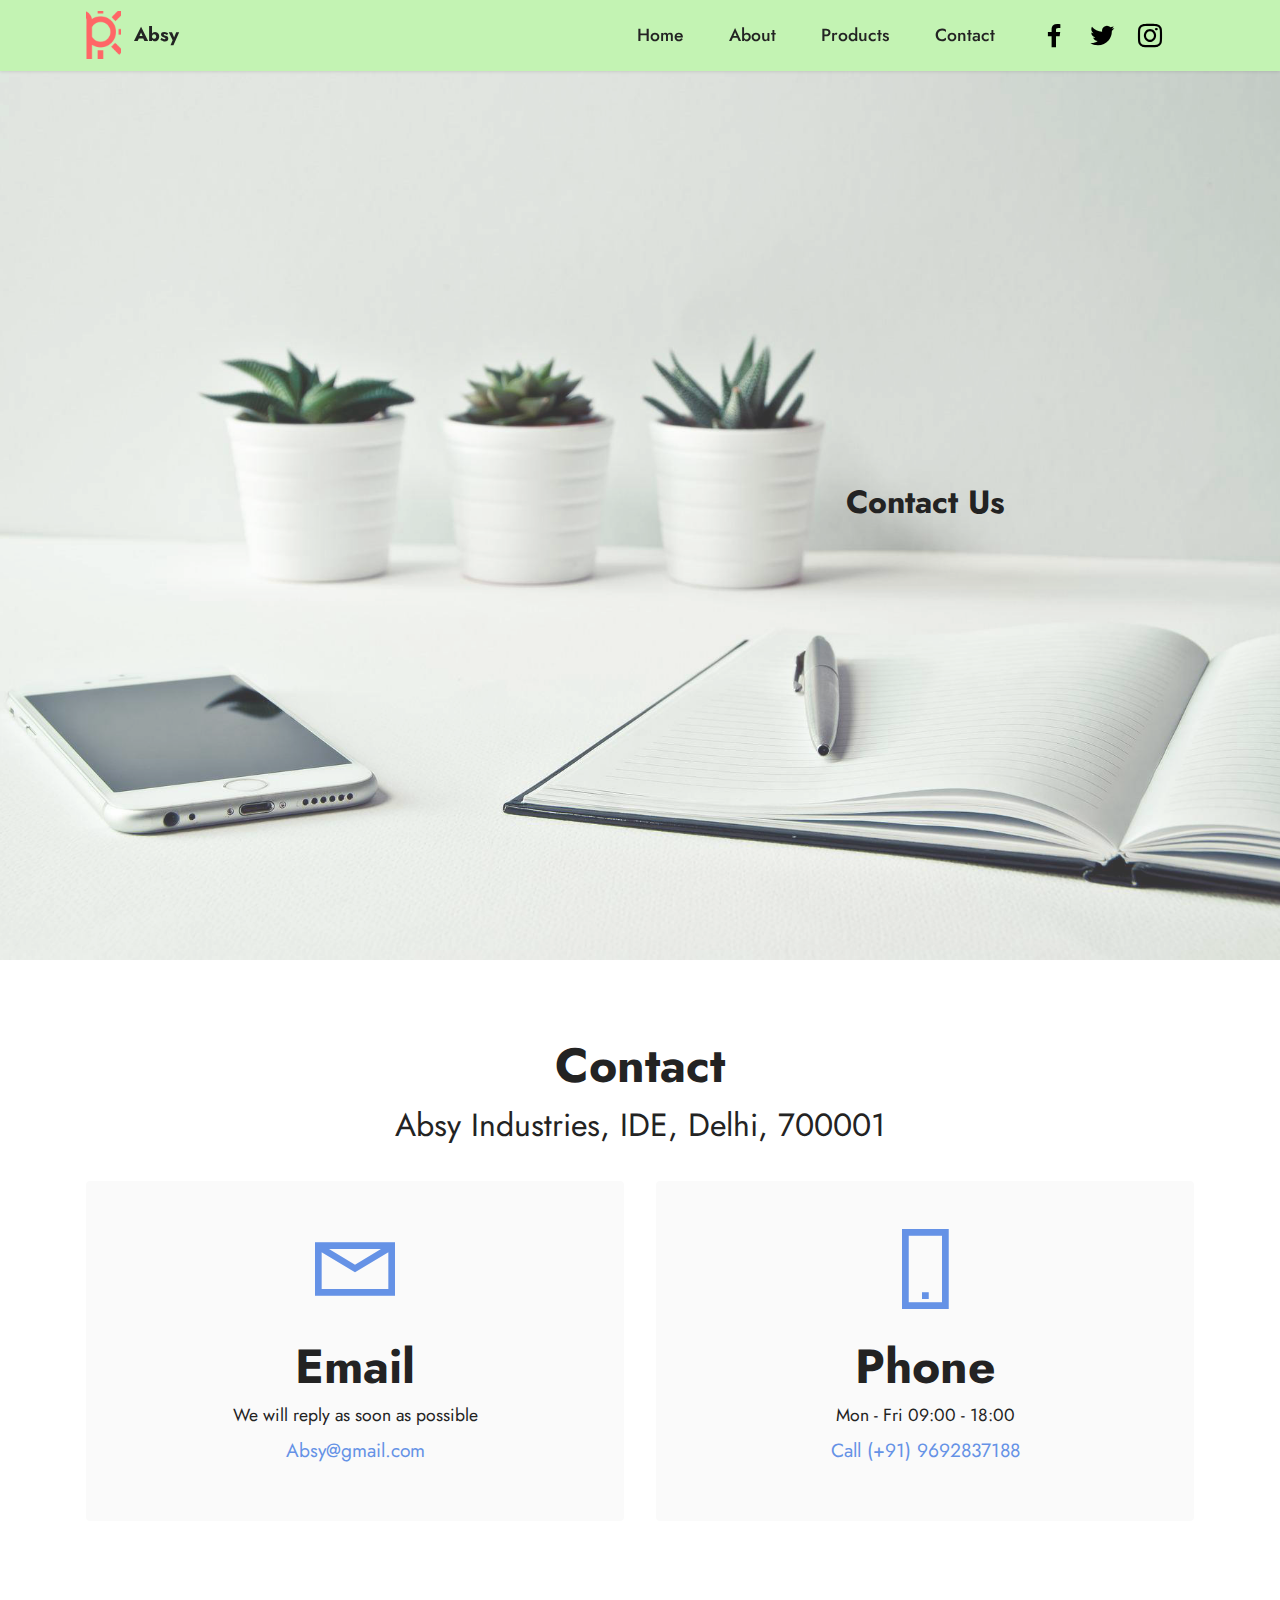
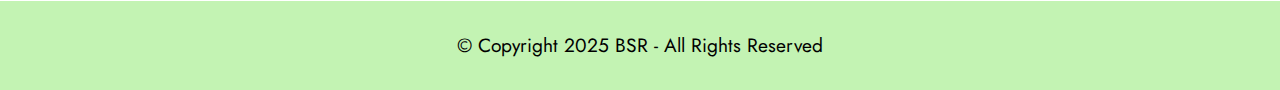
<file: page3.html>
<!DOCTYPE html>
<html  >
<head>
  <!-- Site made with Mobirise Website Builder v5.6.5, https://mobirise.com -->
  <meta charset="UTF-8">
  <meta http-equiv="X-UA-Compatible" content="IE=edge">
  <meta name="generator" content="Mobirise v5.6.5, mobirise.com">
  <meta name="twitter:card" content="summary_large_image"/>
  <meta name="twitter:image:src" content="">
  <meta property="og:image" content="">
  <meta name="twitter:title" content="Contact">
  <meta name="viewport" content="width=device-width, initial-scale=1, minimum-scale=1">
  <link rel="shortcut icon" href="assets/images/logo.png" type="image/x-icon">
  <meta name="description" content="">
  
  
  <title>Contact</title>
  <link rel="stylesheet" href="assets/web/assets/mobirise-icons2/mobirise2.css">
  <link rel="stylesheet" href="assets/bootstrap/css/bootstrap.min.css">
  <link rel="stylesheet" href="assets/bootstrap/css/bootstrap-grid.min.css">
  <link rel="stylesheet" href="assets/bootstrap/css/bootstrap-reboot.min.css">
  <link rel="stylesheet" href="assets/dropdown/css/style.css">
  <link rel="stylesheet" href="assets/socicon/css/styles.css">
  <link rel="stylesheet" href="assets/theme/css/style.css">
  <link rel="preload" href="https://fonts.googleapis.com/css?family=Jost:100,200,300,400,500,600,700,800,900,100i,200i,300i,400i,500i,600i,700i,800i,900i&display=swap" as="style" onload="this.onload=null;this.rel='stylesheet'">
  <noscript><link rel="stylesheet" href="https://fonts.googleapis.com/css?family=Jost:100,200,300,400,500,600,700,800,900,100i,200i,300i,400i,500i,600i,700i,800i,900i&display=swap"></noscript>
  <link rel="preload" as="style" href="assets/mobirise/css/mbr-additional.css"><link rel="stylesheet" href="assets/mobirise/css/mbr-additional.css" type="text/css">
  
  
  
  
</head>
<body>
  
  <section data-bs-version="5.1" class="menu menu3 cid-t9B5PK8b19" once="menu" id="menu3-12">
    
    <nav class="navbar navbar-dropdown navbar-fixed-top navbar-expand-lg">
        <div class="container">
            <div class="navbar-brand">
                <span class="navbar-logo">
                    <a href="https://logo.com">
                        <img src="assets/images/logo.png" alt="Website Logo" style="height: 3rem;">
                    </a>
                </span>
                <span class="navbar-caption-wrap"><a class="navbar-caption text-black display-7" href="https://mobiri.se">Absy</a></span>
            </div>
            <button class="navbar-toggler" type="button" data-toggle="collapse" data-bs-toggle="collapse" data-target="#navbarSupportedContent" data-bs-target="#navbarSupportedContent" aria-controls="navbarNavAltMarkup" aria-expanded="false" aria-label="Toggle navigation">
                <div class="hamburger">
                    <span></span>
                    <span></span>
                    <span></span>
                    <span></span>
                </div>
            </button>
            <div class="collapse navbar-collapse" id="navbarSupportedContent">
                <ul class="navbar-nav nav-dropdown nav-right" data-app-modern-menu="true"><li class="nav-item"><a class="nav-link link text-black text-primary display-4" href="index.html">Home</a></li>
                    <li class="nav-item"><a class="nav-link link text-black text-primary display-4" href="page1.html">About</a></li><li class="nav-item"><a class="nav-link link text-black text-primary show display-4" href="page2.html" aria-expanded="true">Products</a></li>
                    <li class="nav-item"><a class="nav-link link text-black text-primary display-4" href="page3.html">Contact</a>
                    </li></ul>
                <div class="icons-menu">
                    <a class="iconfont-wrapper" href="https://facebook.com" target="_blank">
                        <span class="p-2 mbr-iconfont socicon-facebook socicon"></span>
                    </a>
                    <a class="iconfont-wrapper" href="https://twitter.com" target="_blank">
                        <span class="p-2 mbr-iconfont socicon-twitter socicon"></span>
                    </a>
                    <a class="iconfont-wrapper" href="https://instagram.com" target="_blank">
                        <span class="p-2 mbr-iconfont socicon-instagram socicon"></span>
                    </a>
                    
                </div>
                
            </div>
        </div>
    </nav>
</section>

<section data-bs-version="5.1" class="header3 cid-t9VIn3mTwE mbr-fullscreen" id="header3-14">

    

    <div class="mbr-overlay" style="opacity: 0.2; background-color: rgb(255, 255, 255);"></div>

    <div class="align-center container">
        <div class="row justify-content-end">
            <div class="col-12 col-lg-6">
                <h1 class="mbr-section-title mbr-fonts-style mb-3 display-5"><strong>Contact Us</strong></h1>
                
                
                
            </div>
        </div>
    </div>
</section>

<section data-bs-version="5.1" class="contacts1 cid-t9VIVV2RhR" id="contacts1-15">

    

    
    <div class="container">
        <div class="mbr-section-head">
            <h3 class="mbr-section-title mbr-fonts-style align-center mb-0 display-2">
                <strong>Contact</strong></h3>
            <h4 class="mbr-section-subtitle mbr-fonts-style align-center mb-0 mt-2 display-5">
                Absy Industries, IDE, Delhi, 700001</h4>
        </div>
        <div class="row justify-content-center mt-4">
            <div class="card col-12 col-lg-6">
                <div class="card-wrapper">
                    <div class="card-box align-center">
                        <div class="image-wrapper">
                            <span class="mbr-iconfont mobi-mbri-letter mobi-mbri"></span>
                        </div>
                        <h4 class="card-title mbr-fonts-style mb-2 display-2">
                            <strong>Email</strong>
                        </h4>
                        <p class="mbr-text mbr-fonts-style mb-2 display-4">
                            We will reply as soon as possible</p>
                        <h5 class="link mbr-fonts-style display-7"><a href="mailto:absy@gmail.com" class="text-primary">Absy@gmail.com</a></h5>
                    </div>
                </div>
            </div>
            <div class="card col-12 col-lg-6">
                <div class="card-wrapper">
                    <div class="card-box align-center">
                        <div class="image-wrapper">
                            <span class="mbr-iconfont mobi-mbri-mobile-2 mobi-mbri"></span>
                        </div>
                        <h4 class="card-title mbr-fonts-style align-center mb-2 display-2">
                            <strong>Phone</strong>
                        </h4>
                        <p class="mbr-text mbr-fonts-style mb-2 display-4">
                            Mon - Fri 09:00 - 18:00</p>
                        <h5 class="link mbr-black mbr-fonts-style display-7">
                            <a href="tel:+91-9692837188" class="text-primary">Call (+91) 9692837188</a><br></h5>
                    </div>
                </div>
            </div>
        </div>



    </div>
</section>

<section data-bs-version="5.1" class="footer7 cid-t9HwdsaHZf" once="footers" id="footer7-13">

    

    

    <div class="container">
        <div class="media-container-row align-center mbr-white">
            <div class="col-12">
                <p class="mbr-text mb-0 mbr-fonts-style display-7">
                    © Copyright 2025 BSR - All Rights Reserved
                </p>
            </div>
        </div>
    </div>
</section>
<script src="assets/bootstrap/js/bootstrap.bundle.min.js"></script>  
<script src="assets/smoothscroll/smooth-scroll.js"></script>  
<script src="assets/ytplayer/index.js"></script>  
<script src="assets/dropdown/js/navbar-dropdown.js"></script>    
  
  
</body>
</html>
</file>
<file: assets/web/assets/mobirise-icons2/mobirise2.css>
@font-face {
  font-family: 'Moririse2';
  font-display: swap;
  src:  url('mobirise2.eot?f2bix4');
  src:  url('mobirise2.eot?f2bix4#iefix') format('embedded-opentype'),
    url('mobirise2.ttf?f2bix4') format('truetype'),
    url('mobirise2.woff?f2bix4') format('woff'),
    url('mobirise2.svg?f2bix4#mobirise2') format('svg');
  font-weight: normal;
  font-style: normal;
}

[class^="mobi-"], [class*=" mobi-"] {
  /* use !important to prevent issues with browser extensions that change fonts */
  font-family: 'Moririse2' !important;
  speak: none;
  font-style: normal;
  font-weight: normal;
  font-variant: normal;
  text-transform: none;
  line-height: 1;

  /* Better Font Rendering =========== */
  -webkit-font-smoothing: antialiased;
  -moz-osx-font-smoothing: grayscale;
}

.mobi-mbri-add-submenu:before {
  content: "\e900";
}
.mobi-mbri-alert:before {
  content: "\e901";
}
.mobi-mbri-align-center:before {
  content: "\e902";
}
.mobi-mbri-align-justify:before {
  content: "\e903";
}
.mobi-mbri-align-left:before {
  content: "\e904";
}
.mobi-mbri-align-right:before {
  content: "\e905";
}
.mobi-mbri-android:before {
  content: "\e906";
}
.mobi-mbri-apple:before {
  content: "\e907";
}
.mobi-mbri-arrow-down:before {
  content: "\e908";
}
.mobi-mbri-arrow-next:before {
  content: "\e909";
}
.mobi-mbri-arrow-prev:before {
  content: "\e90a";
}
.mobi-mbri-arrow-up:before {
  content: "\e90b";
}
.mobi-mbri-bold:before {
  content: "\e90c";
}
.mobi-mbri-bookmark:before {
  content: "\e90d";
}
.mobi-mbri-bootstrap:before {
  content: "\e90e";
}
.mobi-mbri-briefcase:before {
  content: "\e90f";
}
.mobi-mbri-browse:before {
  content: "\e910";
}
.mobi-mbri-bulleted-list:before {
  content: "\e911";
}
.mobi-mbri-calendar:before {
  content: "\e912";
}
.mobi-mbri-camera:before {
  content: "\e913";
}
.mobi-mbri-cart-add:before {
  content: "\e914";
}
.mobi-mbri-cart-full:before {
  content: "\e915";
}
.mobi-mbri-cash:before {
  content: "\e916";
}
.mobi-mbri-change-style:before {
  content: "\e917";
}
.mobi-mbri-chat:before {
  content: "\e918";
}
.mobi-mbri-clock:before {
  content: "\e919";
}
.mobi-mbri-close:before {
  content: "\e91a";
}
.mobi-mbri-cloud:before {
  content: "\e91b";
}
.mobi-mbri-code:before {
  content: "\e91c";
}
.mobi-mbri-contact-form:before {
  content: "\e91d";
}
.mobi-mbri-credit-card:before {
  content: "\e91e";
}
.mobi-mbri-cursor-click:before {
  content: "\e91f";
}
.mobi-mbri-cust-feedback:before {
  content: "\e920";
}
.mobi-mbri-database:before {
  content: "\e921";
}
.mobi-mbri-delivery:before {
  content: "\e922";
}
.mobi-mbri-desktop:before {
  content: "\e923";
}
.mobi-mbri-devices:before {
  content: "\e924";
}
.mobi-mbri-down:before {
  content: "\e925";
}
.mobi-mbri-download-2:before {
  content: "\e926";
}
.mobi-mbri-download:before {
  content: "\e927";
}
.mobi-mbri-drag-n-drop-2:before {
  content: "\e928";
}
.mobi-mbri-drag-n-drop:before {
  content: "\e929";
}
.mobi-mbri-edit-2:before {
  content: "\e92a";
}
.mobi-mbri-edit:before {
  content: "\e92b";
}
.mobi-mbri-error:before {
  content: "\e92c";
}
.mobi-mbri-extension:before {
  content: "\e92d";
}
.mobi-mbri-features:before {
  content: "\e92e";
}
.mobi-mbri-file:before {
  content: "\e92f";
}
.mobi-mbri-flag:before {
  content: "\e930";
}
.mobi-mbri-folder:before {
  content: "\e931";
}
.mobi-mbri-gift:before {
  content: "\e932";
}
.mobi-mbri-github:before {
  content: "\e933";
}
.mobi-mbri-globe-2:before {
  content: "\e934";
}
.mobi-mbri-globe:before {
  content: "\e935";
}
.mobi-mbri-growing-chart:before {
  content: "\e936";
}
.mobi-mbri-hearth:before {
  content: "\e937";
}
.mobi-mbri-help:before {
  content: "\e938";
}
.mobi-mbri-home:before {
  content: "\e939";
}
.mobi-mbri-hot-cup:before {
  content: "\e93a";
}
.mobi-mbri-idea:before {
  content: "\e93b";
}
.mobi-mbri-image-gallery:before {
  content: "\e93c";
}
.mobi-mbri-image-slider:before {
  content: "\e93d";
}
.mobi-mbri-info:before {
  content: "\e93e";
}
.mobi-mbri-italic:before {
  content: "\e93f";
}
.mobi-mbri-key:before {
  content: "\e940";
}
.mobi-mbri-laptop:before {
  content: "\e941";
}
.mobi-mbri-layers:before {
  content: "\e942";
}
.mobi-mbri-left-right:before {
  content: "\e943";
}
.mobi-mbri-left:before {
  content: "\e944";
}
.mobi-mbri-letter:before {
  content: "\e945";
}
.mobi-mbri-like:before {
  content: "\e946";
}
.mobi-mbri-link:before {
  content: "\e947";
}
.mobi-mbri-lock:before {
  content: "\e948";
}
.mobi-mbri-login:before {
  content: "\e949";
}
.mobi-mbri-logout:before {
  content: "\e94a";
}
.mobi-mbri-magic-stick:before {
  content: "\e94b";
}
.mobi-mbri-map-pin:before {
  content: "\e94c";
}
.mobi-mbri-menu:before {
  content: "\e94d";
}
.mobi-mbri-mobile-2:before {
  content: "\e94e";
}
.mobi-mbri-mobile-horizontal:before {
  content: "\e94f";
}
.mobi-mbri-mobile:before {
  content: "\e950";
}
.mobi-mbri-mobirise:before {
  content: "\e951";
}
.mobi-mbri-more-horizontal:before {
  content: "\e952";
}
.mobi-mbri-more-vertical:before {
  content: "\e953";
}
.mobi-mbri-music:before {
  content: "\e954";
}
.mobi-mbri-new-file:before {
  content: "\e955";
}
.mobi-mbri-numbered-list:before {
  content: "\e956";
}
.mobi-mbri-opened-folder:before {
  content: "\e957";
}
.mobi-mbri-pages:before {
  content: "\e958";
}
.mobi-mbri-paper-plane:before {
  content: "\e959";
}
.mobi-mbri-paperclip:before {
  content: "\e95a";
}
.mobi-mbri-phone:before {
  content: "\e95b";
}
.mobi-mbri-photo:before {
  content: "\e95c";
}
.mobi-mbri-photos:before {
  content: "\e95d";
}
.mobi-mbri-pin:before {
  content: "\e95e";
}
.mobi-mbri-play:before {
  content: "\e95f";
}
.mobi-mbri-plus:before {
  content: "\e960";
}
.mobi-mbri-preview:before {
  content: "\e961";
}
.mobi-mbri-print:before {
  content: "\e962";
}
.mobi-mbri-protect:before {
  content: "\e963";
}
.mobi-mbri-question:before {
  content: "\e964";
}
.mobi-mbri-quote-left:before {
  content: "\e965";
}
.mobi-mbri-quote-right:before {
  content: "\e966";
}
.mobi-mbri-redo:before {
  content: "\e967";
}
.mobi-mbri-refresh:before {
  content: "\e968";
}
.mobi-mbri-responsive-2:before {
  content: "\e969";
}
.mobi-mbri-responsive:before {
  content: "\e96a";
}
.mobi-mbri-right:before {
  content: "\e96b";
}
.mobi-mbri-rocket:before {
  content: "\e96c";
}
.mobi-mbri-sad-face:before {
  content: "\e96d";
}
.mobi-mbri-sale:before {
  content: "\e96e";
}
.mobi-mbri-save:before {
  content: "\e96f";
}
.mobi-mbri-search:before {
  content: "\e970";
}
.mobi-mbri-setting-2:before {
  content: "\e971";
}
.mobi-mbri-setting-3:before {
  content: "\e972";
}
.mobi-mbri-setting:before {
  content: "\e973";
}
.mobi-mbri-share:before {
  content: "\e974";
}
.mobi-mbri-shopping-bag:before {
  content: "\e975";
}
.mobi-mbri-shopping-basket:before {
  content: "\e976";
}
.mobi-mbri-shopping-cart:before {
  content: "\e977";
}
.mobi-mbri-sites:before {
  content: "\e978";
}
.mobi-mbri-smile-face:before {
  content: "\e979";
}
.mobi-mbri-speed:before {
  content: "\e97a";
}
.mobi-mbri-star:before {
  content: "\e97b";
}
.mobi-mbri-success:before {
  content: "\e97c";
}
.mobi-mbri-sun:before {
  content: "\e97d";
}
.mobi-mbri-sun2:before {
  content: "\e97e";
}
.mobi-mbri-tablet-vertical:before {
  content: "\e97f";
}
.mobi-mbri-tablet:before {
  content: "\e980";
}
.mobi-mbri-target:before {
  content: "\e981";
}
.mobi-mbri-timer:before {
  content: "\e982";
}
.mobi-mbri-to-ftp:before {
  content: "\e983";
}
.mobi-mbri-to-local-drive:before {
  content: "\e984";
}
.mobi-mbri-touch-swipe:before {
  content: "\e985";
}
.mobi-mbri-touch:before {
  content: "\e986";
}
.mobi-mbri-trash:before {
  content: "\e987";
}
.mobi-mbri-underline:before {
  content: "\e988";
}
.mobi-mbri-undo:before {
  content: "\e989";
}
.mobi-mbri-unlink:before {
  content: "\e98a";
}
.mobi-mbri-unlock:before {
  content: "\e98b";
}
.mobi-mbri-up-down:before {
  content: "\e98c";
}
.mobi-mbri-up:before {
  content: "\e98d";
}
.mobi-mbri-update:before {
  content: "\e98e";
}
.mobi-mbri-upload-2:before {
  content: "\e98f";
}
.mobi-mbri-upload:before {
  content: "\e990";
}
.mobi-mbri-user-2:before {
  content: "\e991";
}
.mobi-mbri-user:before {
  content: "\e992";
}
.mobi-mbri-users:before {
  content: "\e993";
}
.mobi-mbri-video-play:before {
  content: "\e994";
}
.mobi-mbri-video:before {
  content: "\e995";
}
.mobi-mbri-watch:before {
  content: "\e996";
}
.mobi-mbri-website-theme-2:before {
  content: "\e997";
}
.mobi-mbri-website-theme:before {
  content: "\e998";
}
.mobi-mbri-wifi:before {
  content: "\e999";
}
.mobi-mbri-windows:before {
  content: "\e99a";
}
.mobi-mbri-zoom-in:before {
  content: "\e99b";
}
.mobi-mbri-zoom-out:before {
  content: "\e99c";
}
</file>
<file: assets/web/assets/mobirise-icons/mobirise-icons.css>
@font-face {
  font-family: 'MobiriseIcons';
  src:  url('mobirise-icons.eot?spat4u');
  src:  url('mobirise-icons.eot?spat4u#iefix') format('embedded-opentype'),
    url('mobirise-icons.ttf?spat4u') format('truetype'),
    url('mobirise-icons.woff?spat4u') format('woff'),
    url('mobirise-icons.svg?spat4u#MobiriseIcons') format('svg');
  font-weight: normal;
  font-style: normal;
  font-display: swap;
}

[class^="mbri-"], [class*=" mbri-"] {
  /* use !important to prevent issues with browser extensions that change fonts */
  font-family: MobiriseIcons !important;
  speak: none;
  font-style: normal;
  font-weight: normal;
  font-variant: normal;
  text-transform: none;
  line-height: 1;

  /* Better Font Rendering =========== */
  -webkit-font-smoothing: antialiased;
  -moz-osx-font-smoothing: grayscale;
}

.mbri-add-submenu:before {
  content: "\e900";
}
.mbri-alert:before {
  content: "\e901";
}
.mbri-align-center:before {
  content: "\e902";
}
.mbri-align-justify:before {
  content: "\e903";
}
.mbri-align-left:before {
  content: "\e904";
}
.mbri-align-right:before {
  content: "\e905";
}
.mbri-android:before {
  content: "\e906";
}
.mbri-apple:before {
  content: "\e907";
}
.mbri-arrow-down:before {
  content: "\e908";
}
.mbri-arrow-next:before {
  content: "\e909";
}
.mbri-arrow-prev:before {
  content: "\e90a";
}
.mbri-arrow-up:before {
  content: "\e90b";
}
.mbri-bold:before {
  content: "\e90c";
}
.mbri-bookmark:before {
  content: "\e90d";
}
.mbri-bootstrap:before {
  content: "\e90e";
}
.mbri-briefcase:before {
  content: "\e90f";
}
.mbri-browse:before {
  content: "\e910";
}
.mbri-bulleted-list:before {
  content: "\e911";
}
.mbri-calendar:before {
  content: "\e912";
}
.mbri-camera:before {
  content: "\e913";
}
.mbri-cart-add:before {
  content: "\e914";
}
.mbri-cart-full:before {
  content: "\e915";
}
.mbri-cash:before {
  content: "\e916";
}
.mbri-change-style:before {
  content: "\e917";
}
.mbri-chat:before {
  content: "\e918";
}
.mbri-clock:before {
  content: "\e919";
}
.mbri-close:before {
  content: "\e91a";
}
.mbri-cloud:before {
  content: "\e91b";
}
.mbri-code:before {
  content: "\e91c";
}
.mbri-contact-form:before {
  content: "\e91d";
}
.mbri-credit-card:before {
  content: "\e91e";
}
.mbri-cursor-click:before {
  content: "\e91f";
}
.mbri-cust-feedback:before {
  content: "\e920";
}
.mbri-database:before {
  content: "\e921";
}
.mbri-delivery:before {
  content: "\e922";
}
.mbri-desktop:before {
  content: "\e923";
}
.mbri-devices:before {
  content: "\e924";
}
.mbri-down:before {
  content: "\e925";
}
.mbri-download:before {
  content: "\e989";
}
.mbri-drag-n-drop:before {
  content: "\e927";
}
.mbri-drag-n-drop2:before {
  content: "\e928";
}
.mbri-edit:before {
  content: "\e929";
}
.mbri-edit2:before {
  content: "\e92a";
}
.mbri-error:before {
  content: "\e92b";
}
.mbri-extension:before {
  content: "\e92c";
}
.mbri-features:before {
  content: "\e92d";
}
.mbri-file:before {
  content: "\e92e";
}
.mbri-flag:before {
  content: "\e92f";
}
.mbri-folder:before {
  content: "\e930";
}
.mbri-gift:before {
  content: "\e931";
}
.mbri-github:before {
  content: "\e932";
}
.mbri-globe:before {
  content: "\e933";
}
.mbri-globe-2:before {
  content: "\e934";
}
.mbri-growing-chart:before {
  content: "\e935";
}
.mbri-hearth:before {
  content: "\e936";
}
.mbri-help:before {
  content: "\e937";
}
.mbri-home:before {
  content: "\e938";
}
.mbri-hot-cup:before {
  content: "\e939";
}
.mbri-idea:before {
  content: "\e93a";
}
.mbri-image-gallery:before {
  content: "\e93b";
}
.mbri-image-slider:before {
  content: "\e93c";
}
.mbri-info:before {
  content: "\e93d";
}
.mbri-italic:before {
  content: "\e93e";
}
.mbri-key:before {
  content: "\e93f";
}
.mbri-laptop:before {
  content: "\e940";
}
.mbri-layers:before {
  content: "\e941";
}
.mbri-left-right:before {
  content: "\e942";
}
.mbri-left:before {
  content: "\e943";
}
.mbri-letter:before {
  content: "\e944";
}
.mbri-like:before {
  content: "\e945";
}
.mbri-link:before {
  content: "\e946";
}
.mbri-lock:before {
  content: "\e947";
}
.mbri-login:before {
  content: "\e948";
}
.mbri-logout:before {
  content: "\e949";
}
.mbri-magic-stick:before {
  content: "\e94a";
}
.mbri-map-pin:before {
  content: "\e94b";
}
.mbri-menu:before {
  content: "\e94c";
}
.mbri-mobile:before {
  content: "\e94d";
}
.mbri-mobile2:before {
  content: "\e94e";
}
.mbri-mobirise:before {
  content: "\e94f";
}
.mbri-more-horizontal:before {
  content: "\e950";
}
.mbri-more-vertical:before {
  content: "\e951";
}
.mbri-music:before {
  content: "\e952";
}
.mbri-new-file:before {
  content: "\e953";
}
.mbri-numbered-list:before {
  content: "\e954";
}
.mbri-opened-folder:before {
  content: "\e955";
}
.mbri-pages:before {
  content: "\e956";
}
.mbri-paper-plane:before {
  content: "\e957";
}
.mbri-paperclip:before {
  content: "\e958";
}
.mbri-photo:before {
  content: "\e959";
}
.mbri-photos:before {
  content: "\e95a";
}
.mbri-pin:before {
  content: "\e95b";
}
.mbri-play:before {
  content: "\e95c";
}
.mbri-plus:before {
  content: "\e95d";
}
.mbri-preview:before {
  content: "\e95e";
}
.mbri-print:before {
  content: "\e95f";
}
.mbri-protect:before {
  content: "\e960";
}
.mbri-question:before {
  content: "\e961";
}
.mbri-quote-left:before {
  content: "\e962";
}
.mbri-quote-right:before {
  content: "\e963";
}
.mbri-refresh:before {
  content: "\e964";
}
.mbri-responsive:before {
  content: "\e965";
}
.mbri-right:before {
  content: "\e966";
}
.mbri-rocket:before {
  content: "\e967";
}
.mbri-sad-face:before {
  content: "\e968";
}
.mbri-sale:before {
  content: "\e969";
}
.mbri-save:before {
  content: "\e96a";
}
.mbri-search:before {
  content: "\e96b";
}
.mbri-setting:before {
  content: "\e96c";
}
.mbri-setting2:before {
  content: "\e96d";
}
.mbri-setting3:before {
  content: "\e96e";
}
.mbri-share:before {
  content: "\e96f";
}
.mbri-shopping-bag:before {
  content: "\e970";
}
.mbri-shopping-basket:before {
  content: "\e971";
}
.mbri-shopping-cart:before {
  content: "\e972";
}
.mbri-sites:before {
  content: "\e973";
}
.mbri-smile-face:before {
  content: "\e974";
}
.mbri-speed:before {
  content: "\e975";
}
.mbri-star:before {
  content: "\e976";
}
.mbri-success:before {
  content: "\e977";
}
.mbri-sun:before {
  content: "\e978";
}
.mbri-sun2:before {
  content: "\e979";
}
.mbri-tablet:before {
  content: "\e97a";
}
.mbri-tablet-vertical:before {
  content: "\e97b";
}
.mbri-target:before {
  content: "\e97c";
}
.mbri-timer:before {
  content: "\e97d";
}
.mbri-to-ftp:before {
  content: "\e97e";
}
.mbri-to-local-drive:before {
  content: "\e97f";
}
.mbri-touch-swipe:before {
  content: "\e980";
}
.mbri-touch:before {
  content: "\e981";
}
.mbri-trash:before {
  content: "\e982";
}
.mbri-underline:before {
  content: "\e983";
}
.mbri-unlink:before {
  content: "\e984";
}
.mbri-unlock:before {
  content: "\e985";
}
.mbri-up-down:before {
  content: "\e986";
}
.mbri-up:before {
  content: "\e987";
}
.mbri-update:before {
  content: "\e988";
}
.mbri-upload:before {
 content: "\e926"; 
}
.mbri-user:before {
  content: "\e98a";
}
.mbri-user2:before {
  content: "\e98b";
}
.mbri-users:before {
  content: "\e98c";
}
.mbri-video:before {
  content: "\e98d";
}
.mbri-video-play:before {
  content: "\e98e";
}
.mbri-watch:before {
  content: "\e98f";
}
.mbri-website-theme:before {
  content: "\e990";
}
.mbri-wifi:before {
  content: "\e991";
}
.mbri-windows:before {
  content: "\e992";
}
.mbri-zoom-out:before {
  content: "\e993";
}
.mbri-redo:before {
  content: "\e994";
}
.mbri-undo:before {
  content: "\e995";
}
</file>
<file: assets/dropdown/css/style.css>
.navbar-dropdown {
  left: 0;
  padding: 0;
  position: absolute;
  right: 0;
  top: 0;
  transition: all 0.45s ease;
  z-index: 1030;
  background: #282828; }
  .navbar-dropdown .navbar-logo {
    margin-right: 0.8rem;
    transition: margin 0.3s ease-in-out;
    vertical-align: middle; }
    .navbar-dropdown .navbar-logo img {
      height: 3.125rem;
      transition: all 0.3s ease-in-out; }
    .navbar-dropdown .navbar-logo.mbr-iconfont {
      font-size: 3.125rem;
      line-height: 3.125rem; }
  .navbar-dropdown .navbar-caption {
    font-weight: 700;
    white-space: normal;
    vertical-align: -4px;
    line-height: 3.125rem !important; }
    .navbar-dropdown .navbar-caption, .navbar-dropdown .navbar-caption:hover {
      color: inherit;
      text-decoration: none; }
  .navbar-dropdown .mbr-iconfont + .navbar-caption {
    vertical-align: -1px; }
  .navbar-dropdown.navbar-fixed-top {
    position: fixed; }
  .navbar-dropdown .navbar-brand span {
    vertical-align: -4px; }
  .navbar-dropdown.bg-color.transparent {
    background: none; }
  .navbar-dropdown.navbar-short .navbar-brand {
    padding: 0.625rem 0; }
    .navbar-dropdown.navbar-short .navbar-brand span {
      vertical-align: -1px; }
  .navbar-dropdown.navbar-short .navbar-caption {
    line-height: 2.375rem !important;
    vertical-align: -2px; }
  .navbar-dropdown.navbar-short .navbar-logo {
    margin-right: 0.5rem; }
    .navbar-dropdown.navbar-short .navbar-logo img {
      height: 2.375rem; }
    .navbar-dropdown.navbar-short .navbar-logo.mbr-iconfont {
      font-size: 2.375rem;
      line-height: 2.375rem; }
  .navbar-dropdown.navbar-short .mbr-table-cell {
    height: 3.625rem; }
  .navbar-dropdown .navbar-close {
    left: 0.6875rem;
    position: fixed;
    top: 0.75rem;
    z-index: 1000; }
  .navbar-dropdown .hamburger-icon {
    content: "";
    display: inline-block;
    vertical-align: middle;
    width: 16px;
    -webkit-box-shadow: 0 -6px 0 1px #282828,0 0 0 1px #282828,0 6px 0 1px #282828;
    -moz-box-shadow: 0 -6px 0 1px #282828,0 0 0 1px #282828,0 6px 0 1px #282828;
    box-shadow: 0 -6px 0 1px #282828,0 0 0 1px #282828,0 6px 0 1px #282828; }

.dropdown-menu .dropdown-toggle[data-toggle="dropdown-submenu"]::after {
  border-bottom: 0.35em solid transparent;
  border-left: 0.35em solid;
  border-right: 0;
  border-top: 0.35em solid transparent;
  margin-left: 0.3rem; }

.dropdown-menu .dropdown-item:focus {
  outline: 0; }

.nav-dropdown {
  font-size: 0.75rem;
  font-weight: 500;
  height: auto !important; }
  .nav-dropdown .nav-btn {
    padding-left: 1rem; }
  .nav-dropdown .link {
    margin: .667em 1.667em;
    font-weight: 500;
    padding: 0;
    transition: color .2s ease-in-out; }
    .nav-dropdown .link.dropdown-toggle {
      margin-right: 2.583em; }
      .nav-dropdown .link.dropdown-toggle::after {
        margin-left: .25rem;
        border-top: 0.35em solid;
        border-right: 0.35em solid transparent;
        border-left: 0.35em solid transparent;
        border-bottom: 0; }
      .nav-dropdown .link.dropdown-toggle[aria-expanded="true"] {
        margin: 0;
        padding: 0.667em 3.263em  0.667em 1.667em; }
  .nav-dropdown .link::after,
  .nav-dropdown .dropdown-item::after {
    color: inherit; }
  .nav-dropdown .btn {
    font-size: 0.75rem;
    font-weight: 700;
    letter-spacing: 0;
    margin-bottom: 0;
    padding-left: 1.25rem;
    padding-right: 1.25rem; }
  .nav-dropdown .dropdown-menu {
    border-radius: 0;
    border: 0;
    left: 0;
    margin: 0;
    padding-bottom: 1.25rem;
    padding-top: 1.25rem;
    position: relative; }
  .nav-dropdown .dropdown-submenu {
    margin-left: 0.125rem;
    top: 0; }
  .nav-dropdown .dropdown-item {
    font-weight: 500;
    line-height: 2;
    padding: 0.3846em 4.615em 0.3846em 1.5385em;
    position: relative;
    transition: color .2s ease-in-out, background-color .2s ease-in-out; }
    .nav-dropdown .dropdown-item::after {
      margin-top: -0.3077em;
      position: absolute;
      right: 1.1538em;
      top: 50%; }
    .nav-dropdown .dropdown-item:focus, .nav-dropdown .dropdown-item:hover {
      background: none; }

@media (max-width: 767px) {
  .nav-dropdown.navbar-toggleable-sm {
    bottom: 0;
    display: none;
    left: 0;
    overflow-x: hidden;
    position: fixed;
    top: 0;
    transform: translateX(-100%);
    -ms-transform: translateX(-100%);
    -webkit-transform: translateX(-100%);
    width: 18.75rem;
    z-index: 999; } }
.nav-dropdown.navbar-toggleable-xl {
  bottom: 0;
  display: none;
  left: 0;
  overflow-x: hidden;
  position: fixed;
  top: 0;
  transform: translateX(-100%);
  -ms-transform: translateX(-100%);
  -webkit-transform: translateX(-100%);
  width: 18.75rem;
  z-index: 999; }

.nav-dropdown-sm {
  display: block !important;
  overflow-x: hidden;
  overflow: auto;
  padding-top: 3.875rem; }
  .nav-dropdown-sm::after {
    content: "";
    display: block;
    height: 3rem;
    width: 100%; }
  .nav-dropdown-sm.collapse.in ~ .navbar-close {
    display: block !important; }
  .nav-dropdown-sm.collapsing, .nav-dropdown-sm.collapse.in {
    transform: translateX(0);
    -ms-transform: translateX(0);
    -webkit-transform: translateX(0);
    transition: all 0.25s ease-out;
    -webkit-transition: all 0.25s ease-out;
    background: #282828; }
  .nav-dropdown-sm.collapsing[aria-expanded="false"] {
    transform: translateX(-100%);
    -ms-transform: translateX(-100%);
    -webkit-transform: translateX(-100%); }
  .nav-dropdown-sm .nav-item {
    display: block;
    margin-left: 0 !important;
    padding-left: 0; }
  .nav-dropdown-sm .link,
  .nav-dropdown-sm .dropdown-item {
    border-top: 1px dotted rgba(255, 255, 255, 0.1);
    font-size: 0.8125rem;
    line-height: 1.6;
    margin: 0 !important;
    padding: 0.875rem 2.4rem 0.875rem 1.5625rem !important;
    position: relative;
    white-space: normal; }
    .nav-dropdown-sm .link:focus, .nav-dropdown-sm .link:hover,
    .nav-dropdown-sm .dropdown-item:focus,
    .nav-dropdown-sm .dropdown-item:hover {
      background: rgba(0, 0, 0, 0.2) !important;
      color: #c0a375; }
  .nav-dropdown-sm .nav-btn {
    position: relative;
    padding: 1.5625rem 1.5625rem 0 1.5625rem; }
    .nav-dropdown-sm .nav-btn::before {
      border-top: 1px dotted rgba(255, 255, 255, 0.1);
      content: "";
      left: 0;
      position: absolute;
      top: 0;
      width: 100%; }
    .nav-dropdown-sm .nav-btn + .nav-btn {
      padding-top: 0.625rem; }
      .nav-dropdown-sm .nav-btn + .nav-btn::before {
        display: none; }
  .nav-dropdown-sm .btn {
    padding: 0.625rem 0; }
  .nav-dropdown-sm .dropdown-toggle[data-toggle="dropdown-submenu"]::after {
    margin-left: .25rem;
    border-top: 0.35em solid;
    border-right: 0.35em solid transparent;
    border-left: 0.35em solid transparent;
    border-bottom: 0; }
  .nav-dropdown-sm .dropdown-toggle[data-toggle="dropdown-submenu"][aria-expanded="true"]::after {
    border-top: 0;
    border-right: 0.35em solid transparent;
    border-left: 0.35em solid transparent;
    border-bottom: 0.35em solid; }
  .nav-dropdown-sm .dropdown-menu {
    margin: 0;
    padding: 0;
    position: relative;
    top: 0;
    left: 0;
    width: 100%;
    border: 0;
    float: none;
    border-radius: 0;
    background: none; }
  .nav-dropdown-sm .dropdown-submenu {
    left: 100%;
    margin-left: 0.125rem;
    margin-top: -1.25rem;
    top: 0; }

.navbar-toggleable-sm .nav-dropdown .dropdown-menu {
  position: absolute; }

.navbar-toggleable-sm .nav-dropdown .dropdown-submenu {
  left: 100%;
  margin-left: 0.125rem;
  margin-top: -1.25rem;
  top: 0; }

.navbar-toggleable-sm.opened .nav-dropdown .dropdown-menu {
  position: relative; }

.navbar-toggleable-sm.opened .nav-dropdown .dropdown-submenu {
  left: 0;
  margin-left: 00rem;
  margin-top: 0rem;
  top: 0; }

.is-builder .nav-dropdown.collapsing {
  transition: none !important; }
</file>
<file: assets/socicon/css/styles.css>
@charset "UTF-8";

@font-face {
  font-family: 'Socicon';
  src:  url('../fonts/socicon.eot');
  src:  url('../fonts/socicon.eot?#iefix') format('embedded-opentype'),
    url('../fonts/socicon.woff2') format('woff2'),
    url('../fonts/socicon.ttf') format('truetype'),
    url('../fonts/socicon.woff') format('woff'),
    url('../fonts/socicon.svg#socicon') format('svg');
  font-weight: normal;
  font-style: normal;
  font-display: swap;
}

[data-icon]:before {
  font-family: "socicon" !important;
  content: attr(data-icon);
  font-style: normal !important;
  font-weight: normal !important;
  font-variant: normal !important;
  text-transform: none !important;
  speak: none;
  line-height: 1;
  -webkit-font-smoothing: antialiased;
  -moz-osx-font-smoothing: grayscale;
}

[class^="socicon-"], [class*=" socicon-"] {
  /* use !important to prevent issues with browser extensions that change fonts */
  font-family: 'Socicon' !important;
  speak: none;
  font-style: normal;
  font-weight: normal;
  font-variant: normal;
  text-transform: none;
  line-height: 1;

  /* Better Font Rendering =========== */
  -webkit-font-smoothing: antialiased;
  -moz-osx-font-smoothing: grayscale;
}

.socicon-eitaa:before {
  content: "\e97c";
}
.socicon-soroush:before {
  content: "\e97d";
}
.socicon-bale:before {
  content: "\e97e";
}
.socicon-zazzle:before {
  content: "\e97b";
}
.socicon-society6:before {
  content: "\e97a";
}
.socicon-redbubble:before {
  content: "\e979";
}
.socicon-avvo:before {
  content: "\e978";
}
.socicon-stitcher:before {
  content: "\e977";
}
.socicon-googlehangouts:before {
  content: "\e974";
}
.socicon-dlive:before {
  content: "\e975";
}
.socicon-vsco:before {
  content: "\e976";
}
.socicon-flipboard:before {
  content: "\e973";
}
.socicon-ubuntu:before {
  content: "\e958";
}
.socicon-artstation:before {
  content: "\e959";
}
.socicon-invision:before {
  content: "\e95a";
}
.socicon-torial:before {
  content: "\e95b";
}
.socicon-collectorz:before {
  content: "\e95c";
}
.socicon-seenthis:before {
  content: "\e95d";
}
.socicon-googleplaymusic:before {
  content: "\e95e";
}
.socicon-debian:before {
  content: "\e95f";
}
.socicon-filmfreeway:before {
  content: "\e960";
}
.socicon-gnome:before {
  content: "\e961";
}
.socicon-itchio:before {
  content: "\e962";
}
.socicon-jamendo:before {
  content: "\e963";
}
.socicon-mix:before {
  content: "\e964";
}
.socicon-sharepoint:before {
  content: "\e965";
}
.socicon-tinder:before {
  content: "\e966";
}
.socicon-windguru:before {
  content: "\e967";
}
.socicon-cdbaby:before {
  content: "\e968";
}
.socicon-elementaryos:before {
  content: "\e969";
}
.socicon-stage32:before {
  content: "\e96a";
}
.socicon-tiktok:before {
  content: "\e96b";
}
.socicon-gitter:before {
  content: "\e96c";
}
.socicon-letterboxd:before {
  content: "\e96d";
}
.socicon-threema:before {
  content: "\e96e";
}
.socicon-splice:before {
  content: "\e96f";
}
.socicon-metapop:before {
  content: "\e970";
}
.socicon-naver:before {
  content: "\e971";
}
.socicon-remote:before {
  content: "\e972";
}
.socicon-internet:before {
  content: "\e957";
}
.socicon-moddb:before {
  content: "\e94b";
}
.socicon-indiedb:before {
  content: "\e94c";
}
.socicon-traxsource:before {
  content: "\e94d";
}
.socicon-gamefor:before {
  content: "\e94e";
}
.socicon-pixiv:before {
  content: "\e94f";
}
.socicon-myanimelist:before {
  content: "\e950";
}
.socicon-blackberry:before {
  content: "\e951";
}
.socicon-wickr:before {
  content: "\e952";
}
.socicon-spip:before {
  content: "\e953";
}
.socicon-napster:before {
  content: "\e954";
}
.socicon-beatport:before {
  content: "\e955";
}
.socicon-hackerone:before {
  content: "\e956";
}
.socicon-hackernews:before {
  content: "\e946";
}
.socicon-smashwords:before {
  content: "\e947";
}
.socicon-kobo:before {
  content: "\e948";
}
.socicon-bookbub:before {
  content: "\e949";
}
.socicon-mailru:before {
  content: "\e94a";
}
.socicon-gitlab:before {
  content: "\e945";
}
.socicon-instructables:before {
  content: "\e944";
}
.socicon-portfolio:before {
  content: "\e943";
}
.socicon-codered:before {
  content: "\e940";
}
.socicon-origin:before {
  content: "\e941";
}
.socicon-nextdoor:before {
  content: "\e942";
}
.socicon-udemy:before {
  content: "\e93f";
}
.socicon-livemaster:before {
  content: "\e93e";
}
.socicon-crunchbase:before {
  content: "\e93b";
}
.socicon-homefy:before {
  content: "\e93c";
}
.socicon-calendly:before {
  content: "\e93d";
}
.socicon-realtor:before {
  content: "\e90f";
}
.socicon-tidal:before {
  content: "\e910";
}
.socicon-qobuz:before {
  content: "\e911";
}
.socicon-natgeo:before {
  content: "\e912";
}
.socicon-mastodon:before {
  content: "\e913";
}
.socicon-unsplash:before {
  content: "\e914";
}
.socicon-homeadvisor:before {
  content: "\e915";
}
.socicon-angieslist:before {
  content: "\e916";
}
.socicon-codepen:before {
  content: "\e917";
}
.socicon-slack:before {
  content: "\e918";
}
.socicon-openaigym:before {
  content: "\e919";
}
.socicon-logmein:before {
  content: "\e91a";
}
.socicon-fiverr:before {
  content: "\e91b";
}
.socicon-gotomeeting:before {
  content: "\e91c";
}
.socicon-aliexpress:before {
  content: "\e91d";
}
.socicon-guru:before {
  content: "\e91e";
}
.socicon-appstore:before {
  content: "\e91f";
}
.socicon-homes:before {
  content: "\e920";
}
.socicon-zoom:before {
  content: "\e921";
}
.socicon-alibaba:before {
  content: "\e922";
}
.socicon-craigslist:before {
  content: "\e923";
}
.socicon-wix:before {
  content: "\e924";
}
.socicon-redfin:before {
  content: "\e925";
}
.socicon-googlecalendar:before {
  content: "\e926";
}
.socicon-shopify:before {
  content: "\e927";
}
.socicon-freelancer:before {
  content: "\e928";
}
.socicon-seedrs:before {
  content: "\e929";
}
.socicon-bing:before {
  content: "\e92a";
}
.socicon-doodle:before {
  content: "\e92b";
}
.socicon-bonanza:before {
  content: "\e92c";
}
.socicon-squarespace:before {
  content: "\e92d";
}
.socicon-toptal:before {
  content: "\e92e";
}
.socicon-gust:before {
  content: "\e92f";
}
.socicon-ask:before {
  content: "\e930";
}
.socicon-trulia:before {
  content: "\e931";
}
.socicon-loomly:before {
  content: "\e932";
}
.socicon-ghost:before {
  content: "\e933";
}
.socicon-upwork:before {
  content: "\e934";
}
.socicon-fundable:before {
  content: "\e935";
}
.socicon-booking:before {
  content: "\e936";
}
.socicon-googlemaps:before {
  content: "\e937";
}
.socicon-zillow:before {
  content: "\e938";
}
.socicon-niconico:before {
  content: "\e939";
}
.socicon-toneden:before {
  content: "\e93a";
}
.socicon-augment:before {
  content: "\e908";
}
.socicon-bitbucket:before {
  content: "\e909";
}
.socicon-fyuse:before {
  content: "\e90a";
}
.socicon-yt-gaming:before {
  content: "\e90b";
}
.socicon-sketchfab:before {
  content: "\e90c";
}
.socicon-mobcrush:before {
  content: "\e90d";
}
.socicon-microsoft:before {
  content: "\e90e";
}
.socicon-pandora:before {
  content: "\e907";
}
.socicon-messenger:before {
  content: "\e906";
}
.socicon-gamewisp:before {
  content: "\e905";
}
.socicon-bloglovin:before {
  content: "\e904";
}
.socicon-tunein:before {
  content: "\e903";
}
.socicon-gamejolt:before {
  content: "\e901";
}
.socicon-trello:before {
  content: "\e902";
}
.socicon-spreadshirt:before {
  content: "\e900";
}
.socicon-500px:before {
  content: "\e000";
}
.socicon-8tracks:before {
  content: "\e001";
}
.socicon-airbnb:before {
  content: "\e002";
}
.socicon-alliance:before {
  content: "\e003";
}
.socicon-amazon:before {
  content: "\e004";
}
.socicon-amplement:before {
  content: "\e005";
}
.socicon-android:before {
  content: "\e006";
}
.socicon-angellist:before {
  content: "\e007";
}
.socicon-apple:before {
  content: "\e008";
}
.socicon-appnet:before {
  content: "\e009";
}
.socicon-baidu:before {
  content: "\e00a";
}
.socicon-bandcamp:before {
  content: "\e00b";
}
.socicon-battlenet:before {
  content: "\e00c";
}
.socicon-mixer:before {
  content: "\e00d";
}
.socicon-bebee:before {
  content: "\e00e";
}
.socicon-bebo:before {
  content: "\e00f";
}
.socicon-behance:before {
  content: "\e010";
}
.socicon-blizzard:before {
  content: "\e011";
}
.socicon-blogger:before {
  content: "\e012";
}
.socicon-buffer:before {
  content: "\e013";
}
.socicon-chrome:before {
  content: "\e014";
}
.socicon-coderwall:before {
  content: "\e015";
}
.socicon-curse:before {
  content: "\e016";
}
.socicon-dailymotion:before {
  content: "\e017";
}
.socicon-deezer:before {
  content: "\e018";
}
.socicon-delicious:before {
  content: "\e019";
}
.socicon-deviantart:before {
  content: "\e01a";
}
.socicon-diablo:before {
  content: "\e01b";
}
.socicon-digg:before {
  content: "\e01c";
}
.socicon-discord:before {
  content: "\e01d";
}
.socicon-disqus:before {
  content: "\e01e";
}
.socicon-douban:before {
  content: "\e01f";
}
.socicon-draugiem:before {
  content: "\e020";
}
.socicon-dribbble:before {
  content: "\e021";
}
.socicon-drupal:before {
  content: "\e022";
}
.socicon-ebay:before {
  content: "\e023";
}
.socicon-ello:before {
  content: "\e024";
}
.socicon-endomodo:before {
  content: "\e025";
}
.socicon-envato:before {
  content: "\e026";
}
.socicon-etsy:before {
  content: "\e027";
}
.socicon-facebook:before {
  content: "\e028";
}
.socicon-feedburner:before {
  content: "\e029";
}
.socicon-filmweb:before {
  content: "\e02a";
}
.socicon-firefox:before {
  content: "\e02b";
}
.socicon-flattr:before {
  content: "\e02c";
}
.socicon-flickr:before {
  content: "\e02d";
}
.socicon-formulr:before {
  content: "\e02e";
}
.socicon-forrst:before {
  content: "\e02f";
}
.socicon-foursquare:before {
  content: "\e030";
}
.socicon-friendfeed:before {
  content: "\e031";
}
.socicon-github:before {
  content: "\e032";
}
.socicon-goodreads:before {
  content: "\e033";
}
.socicon-google:before {
  content: "\e034";
}
.socicon-googlescholar:before {
  content: "\e035";
}
.socicon-googlegroups:before {
  content: "\e036";
}
.socicon-googlephotos:before {
  content: "\e037";
}
.socicon-googleplus:before {
  content: "\e038";
}
.socicon-grooveshark:before {
  content: "\e039";
}
.socicon-hackerrank:before {
  content: "\e03a";
}
.socicon-hearthstone:before {
  content: "\e03b";
}
.socicon-hellocoton:before {
  content: "\e03c";
}
.socicon-heroes:before {
  content: "\e03d";
}
.socicon-smashcast:before {
  content: "\e03e";
}
.socicon-horde:before {
  content: "\e03f";
}
.socicon-houzz:before {
  content: "\e040";
}
.socicon-icq:before {
  content: "\e041";
}
.socicon-identica:before {
  content: "\e042";
}
.socicon-imdb:before {
  content: "\e043";
}
.socicon-instagram:before {
  content: "\e044";
}
.socicon-issuu:before {
  content: "\e045";
}
.socicon-istock:before {
  content: "\e046";
}
.socicon-itunes:before {
  content: "\e047";
}
.socicon-keybase:before {
  content: "\e048";
}
.socicon-lanyrd:before {
  content: "\e049";
}
.socicon-lastfm:before {
  content: "\e04a";
}
.socicon-line:before {
  content: "\e04b";
}
.socicon-linkedin:before {
  content: "\e04c";
}
.socicon-livejournal:before {
  content: "\e04d";
}
.socicon-lyft:before {
  content: "\e04e";
}
.socicon-macos:before {
  content: "\e04f";
}
.socicon-mail:before {
  content: "\e050";
}
.socicon-medium:before {
  content: "\e051";
}
.socicon-meetup:before {
  content: "\e052";
}
.socicon-mixcloud:before {
  content: "\e053";
}
.socicon-modelmayhem:before {
  content: "\e054";
}
.socicon-mumble:before {
  content: "\e055";
}
.socicon-myspace:before {
  content: "\e056";
}
.socicon-newsvine:before {
  content: "\e057";
}
.socicon-nintendo:before {
  content: "\e058";
}
.socicon-npm:before {
  content: "\e059";
}
.socicon-odnoklassniki:before {
  content: "\e05a";
}
.socicon-openid:before {
  content: "\e05b";
}
.socicon-opera:before {
  content: "\e05c";
}
.socicon-outlook:before {
  content: "\e05d";
}
.socicon-overwatch:before {
  content: "\e05e";
}
.socicon-patreon:before {
  content: "\e05f";
}
.socicon-paypal:before {
  content: "\e060";
}
.socicon-periscope:before {
  content: "\e061";
}
.socicon-persona:before {
  content: "\e062";
}
.socicon-pinterest:before {
  content: "\e063";
}
.socicon-play:before {
  content: "\e064";
}
.socicon-player:before {
  content: "\e065";
}
.socicon-playstation:before {
  content: "\e066";
}
.socicon-pocket:before {
  content: "\e067";
}
.socicon-qq:before {
  content: "\e068";
}
.socicon-quora:before {
  content: "\e069";
}
.socicon-raidcall:before {
  content: "\e06a";
}
.socicon-ravelry:before {
  content: "\e06b";
}
.socicon-reddit:before {
  content: "\e06c";
}
.socicon-renren:before {
  content: "\e06d";
}
.socicon-researchgate:before {
  content: "\e06e";
}
.socicon-residentadvisor:before {
  content: "\e06f";
}
.socicon-reverbnation:before {
  content: "\e070";
}
.socicon-rss:before {
  content: "\e071";
}
.socicon-sharethis:before {
  content: "\e072";
}
.socicon-skype:before {
  content: "\e073";
}
.socicon-slideshare:before {
  content: "\e074";
}
.socicon-smugmug:before {
  content: "\e075";
}
.socicon-snapchat:before {
  content: "\e076";
}
.socicon-songkick:before {
  content: "\e077";
}
.socicon-soundcloud:before {
  content: "\e078";
}
.socicon-spotify:before {
  content: "\e079";
}
.socicon-stackexchange:before {
  content: "\e07a";
}
.socicon-stackoverflow:before {
  content: "\e07b";
}
.socicon-starcraft:before {
  content: "\e07c";
}
.socicon-stayfriends:before {
  content: "\e07d";
}
.socicon-steam:before {
  content: "\e07e";
}
.socicon-storehouse:before {
  content: "\e07f";
}
.socicon-strava:before {
  content: "\e080";
}
.socicon-streamjar:before {
  content: "\e081";
}
.socicon-stumbleupon:before {
  content: "\e082";
}
.socicon-swarm:before {
  content: "\e083";
}
.socicon-teamspeak:before {
  content: "\e084";
}
.socicon-teamviewer:before {
  content: "\e085";
}
.socicon-technorati:before {
  content: "\e086";
}
.socicon-telegram:before {
  content: "\e087";
}
.socicon-tripadvisor:before {
  content: "\e088";
}
.socicon-tripit:before {
  content: "\e089";
}
.socicon-triplej:before {
  content: "\e08a";
}
.socicon-tumblr:before {
  content: "\e08b";
}
.socicon-twitch:before {
  content: "\e08c";
}
.socicon-twitter:before {
  content: "\e08d";
}
.socicon-uber:before {
  content: "\e08e";
}
.socicon-ventrilo:before {
  content: "\e08f";
}
.socicon-viadeo:before {
  content: "\e090";
}
.socicon-viber:before {
  content: "\e091";
}
.socicon-viewbug:before {
  content: "\e092";
}
.socicon-vimeo:before {
  content: "\e093";
}
.socicon-vine:before {
  content: "\e094";
}
.socicon-vkontakte:before {
  content: "\e095";
}
.socicon-warcraft:before {
  content: "\e096";
}
.socicon-wechat:before {
  content: "\e097";
}
.socicon-weibo:before {
  content: "\e098";
}
.socicon-whatsapp:before {
  content: "\e099";
}
.socicon-wikipedia:before {
  content: "\e09a";
}
.socicon-windows:before {
  content: "\e09b";
}
.socicon-wordpress:before {
  content: "\e09c";
}
.socicon-wykop:before {
  content: "\e09d";
}
.socicon-xbox:before {
  content: "\e09e";
}
.socicon-xing:before {
  content: "\e09f";
}
.socicon-yahoo:before {
  content: "\e0a0";
}
.socicon-yammer:before {
  content: "\e0a1";
}
.socicon-yandex:before {
  content: "\e0a2";
}
.socicon-yelp:before {
  content: "\e0a3";
}
.socicon-younow:before {
  content: "\e0a4";
}
.socicon-youtube:before {
  content: "\e0a5";
}
.socicon-zapier:before {
  content: "\e0a6";
}
.socicon-zerply:before {
  content: "\e0a7";
}
.socicon-zomato:before {
  content: "\e0a8";
}
.socicon-zynga:before {
  content: "\e0a9";
}
</file>
<file: assets/theme/css/style.css>
@charset "UTF-8";
section {
  background-color: #ffffff;
}

body {
  font-style: normal;
  line-height: 1.5;
  font-weight: 400;
  color: #232323;
  position: relative;
}

button {
  background-color: transparent;
  border-color: transparent;
}

section,
.container,
.container-fluid {
  position: relative;
  word-wrap: break-word;
}

a.mbr-iconfont:hover {
  text-decoration: none;
}

.article .lead p,
.article .lead ul,
.article .lead ol,
.article .lead pre,
.article .lead blockquote {
  margin-bottom: 0;
}

a {
  font-style: normal;
  font-weight: 400;
  cursor: pointer;
}
a, a:hover {
  text-decoration: none;
}

.mbr-section-title {
  font-style: normal;
  line-height: 1.3;
}

.mbr-section-subtitle {
  line-height: 1.3;
}

.mbr-text {
  font-style: normal;
  line-height: 1.7;
}

h1,
h2,
h3,
h4,
h5,
h6,
.display-1,
.display-2,
.display-4,
.display-5,
.display-7,
span,
p,
a {
  line-height: 1;
  word-break: break-word;
  word-wrap: break-word;
  font-weight: 400;
}

b,
strong {
  font-weight: bold;
}

input:-webkit-autofill, input:-webkit-autofill:hover, input:-webkit-autofill:focus, input:-webkit-autofill:active {
  transition-delay: 9999s;
  -webkit-transition-property: background-color, color;
  transition-property: background-color, color;
}

textarea[type=hidden] {
  display: none;
}

section {
  background-position: 50% 50%;
  background-repeat: no-repeat;
  background-size: cover;
}
section .mbr-background-video,
section .mbr-background-video-preview {
  position: absolute;
  bottom: 0;
  left: 0;
  right: 0;
  top: 0;
}

.hidden {
  visibility: hidden;
}

.mbr-z-index20 {
  z-index: 20;
}

/*! Base colors */
.mbr-white {
  color: #ffffff;
}

.mbr-black {
  color: #111111;
}

.mbr-bg-white {
  background-color: #ffffff;
}

.mbr-bg-black {
  background-color: #000000;
}

/*! Text-aligns */
.align-left {
  text-align: left;
}

.align-center {
  text-align: center;
}

.align-right {
  text-align: right;
}

/*! Font-weight  */
.mbr-light {
  font-weight: 300;
}

.mbr-regular {
  font-weight: 400;
}

.mbr-semibold {
  font-weight: 500;
}

.mbr-bold {
  font-weight: 700;
}

/*! Media  */
.media-content {
  flex-basis: 100%;
}

.media-container-row {
  display: flex;
  flex-direction: row;
  flex-wrap: wrap;
  justify-content: center;
  align-content: center;
  align-items: start;
}
.media-container-row .media-size-item {
  width: 400px;
}

.media-container-column {
  display: flex;
  flex-direction: column;
  flex-wrap: wrap;
  justify-content: center;
  align-content: center;
  align-items: stretch;
}
.media-container-column > * {
  width: 100%;
}

@media (min-width: 992px) {
  .media-container-row {
    flex-wrap: nowrap;
  }
}
figure {
  margin-bottom: 0;
  overflow: hidden;
}

figure[mbr-media-size] {
  transition: width 0.1s;
}

img,
iframe {
  display: block;
  width: 100%;
}

.card {
  background-color: transparent;
  border: none;
}

.card-box {
  width: 100%;
}

.card-img {
  text-align: center;
  flex-shrink: 0;
  -webkit-flex-shrink: 0;
}

.media {
  max-width: 100%;
  margin: 0 auto;
}

.mbr-figure {
  align-self: center;
}

.media-container > div {
  max-width: 100%;
}

.mbr-figure img,
.card-img img {
  width: 100%;
}

@media (max-width: 991px) {
  .media-size-item {
    width: auto !important;
  }

  .media {
    width: auto;
  }

  .mbr-figure {
    width: 100% !important;
  }
}
/*! Buttons */
.mbr-section-btn {
  margin-left: -0.6rem;
  margin-right: -0.6rem;
  font-size: 0;
}

.btn {
  font-weight: 600;
  border-width: 1px;
  font-style: normal;
  margin: 0.6rem 0.6rem;
  white-space: normal;
  transition: all 0.2s ease-in-out;
  display: inline-flex;
  align-items: center;
  justify-content: center;
  word-break: break-word;
}

.btn-sm {
  font-weight: 600;
  letter-spacing: 0px;
  transition: all 0.3s ease-in-out;
}

.btn-md {
  font-weight: 600;
  letter-spacing: 0px;
  transition: all 0.3s ease-in-out;
}

.btn-lg {
  font-weight: 600;
  letter-spacing: 0px;
  transition: all 0.3s ease-in-out;
}

.btn-form {
  margin: 0;
}
.btn-form:hover {
  cursor: pointer;
}

nav .mbr-section-btn {
  margin-left: 0rem;
  margin-right: 0rem;
}

/*! Btn icon margin */
.btn .mbr-iconfont,
.btn.btn-sm .mbr-iconfont {
  order: 1;
  cursor: pointer;
  margin-left: 0.5rem;
  vertical-align: sub;
}

.btn.btn-md .mbr-iconfont,
.btn.btn-md .mbr-iconfont {
  margin-left: 0.8rem;
}

.mbr-regular {
  font-weight: 400;
}

.mbr-semibold {
  font-weight: 500;
}

.mbr-bold {
  font-weight: 700;
}

[type=submit] {
  -webkit-appearance: none;
}

/*! Full-screen */
.mbr-fullscreen .mbr-overlay {
  min-height: 100vh;
}

.mbr-fullscreen {
  display: flex;
  display: -moz-flex;
  display: -ms-flex;
  display: -o-flex;
  align-items: center;
  min-height: 100vh;
  padding-top: 3rem;
  padding-bottom: 3rem;
}

/*! Map */
.map {
  height: 25rem;
  position: relative;
}
.map iframe {
  width: 100%;
  height: 100%;
}

/*! Scroll to top arrow */
.mbr-arrow-up {
  bottom: 25px;
  right: 90px;
  position: fixed;
  text-align: right;
  z-index: 5000;
  color: #ffffff;
  font-size: 22px;
}

.mbr-arrow-up a {
  background: rgba(0, 0, 0, 0.2);
  border-radius: 50%;
  color: #fff;
  display: inline-block;
  height: 60px;
  width: 60px;
  border: 2px solid #fff;
  outline-style: none !important;
  position: relative;
  text-decoration: none;
  transition: all 0.3s ease-in-out;
  cursor: pointer;
  text-align: center;
}
.mbr-arrow-up a:hover {
  background-color: rgba(0, 0, 0, 0.4);
}
.mbr-arrow-up a i {
  line-height: 60px;
}

.mbr-arrow-up-icon {
  display: block;
  color: #fff;
}

.mbr-arrow-up-icon::before {
  content: "›";
  display: inline-block;
  font-family: serif;
  font-size: 22px;
  line-height: 1;
  font-style: normal;
  position: relative;
  top: 6px;
  left: -4px;
  transform: rotate(-90deg);
}

/*! Arrow Down */
.mbr-arrow {
  position: absolute;
  bottom: 45px;
  left: 50%;
  width: 60px;
  height: 60px;
  cursor: pointer;
  background-color: rgba(80, 80, 80, 0.5);
  border-radius: 50%;
  transform: translateX(-50%);
}
@media (max-width: 767px) {
  .mbr-arrow {
    display: none;
  }
}
.mbr-arrow > a {
  display: inline-block;
  text-decoration: none;
  outline-style: none;
  -webkit-animation: arrowdown 1.7s ease-in-out infinite;
          animation: arrowdown 1.7s ease-in-out infinite;
  color: #ffffff;
}
.mbr-arrow > a > i {
  position: absolute;
  top: -2px;
  left: 15px;
  font-size: 2rem;
}

#scrollToTop a i::before {
  content: "";
  position: absolute;
  display: block;
  border-bottom: 2.5px solid #fff;
  border-left: 2.5px solid #fff;
  width: 27.8%;
  height: 27.8%;
  left: 50%;
  top: 51%;
  transform: translateY(-30%) translateX(-50%) rotate(135deg);
}

@keyframes arrowdown {
  0% {
    transform: translateY(0px);
  }
  50% {
    transform: translateY(-5px);
  }
  100% {
    transform: translateY(0px);
  }
}
@-webkit-keyframes arrowdown {
  0% {
    transform: translateY(0px);
  }
  50% {
    transform: translateY(-5px);
  }
  100% {
    transform: translateY(0px);
  }
}
@media (max-width: 500px) {
  .mbr-arrow-up {
    left: 0;
    right: 0;
    text-align: center;
  }
}
/*Gradients animation*/
@keyframes gradient-animation {
  from {
    background-position: 0% 100%;
    -webkit-animation-timing-function: ease-in-out;
            animation-timing-function: ease-in-out;
  }
  to {
    background-position: 100% 0%;
    -webkit-animation-timing-function: ease-in-out;
            animation-timing-function: ease-in-out;
  }
}
@-webkit-keyframes gradient-animation {
  from {
    background-position: 0% 100%;
    -webkit-animation-timing-function: ease-in-out;
            animation-timing-function: ease-in-out;
  }
  to {
    background-position: 100% 0%;
    -webkit-animation-timing-function: ease-in-out;
            animation-timing-function: ease-in-out;
  }
}
.bg-gradient {
  background-size: 200% 200%;
  animation: gradient-animation 5s infinite alternate;
  -webkit-animation: gradient-animation 5s infinite alternate;
}

.menu .navbar-brand {
  display: -webkit-flex;
}
.menu .navbar-brand span {
  display: flex;
  display: -webkit-flex;
}
.menu .navbar-brand .navbar-caption-wrap {
  display: -webkit-flex;
}
.menu .navbar-brand .navbar-logo img {
  display: -webkit-flex;
  width: auto;
}
@media (min-width: 768px) and (max-width: 991px) {
  .menu .navbar-toggleable-sm .navbar-nav {
    display: -ms-flexbox;
  }
}
@media (max-width: 991px) {
  .menu .navbar-collapse {
    max-height: 93.5vh;
  }
  .menu .navbar-collapse.show {
    overflow: auto;
  }
}
@media (min-width: 992px) {
  .menu .navbar-nav.nav-dropdown {
    display: -webkit-flex;
  }
  .menu .navbar-toggleable-sm .navbar-collapse {
    display: -webkit-flex !important;
  }
  .menu .collapsed .navbar-collapse {
    max-height: 93.5vh;
  }
  .menu .collapsed .navbar-collapse.show {
    overflow: auto;
  }
}
@media (max-width: 767px) {
  .menu .navbar-collapse {
    max-height: 80vh;
  }
}

.nav-link .mbr-iconfont {
  margin-right: 0.5rem;
}

.navbar {
  display: -webkit-flex;
  -webkit-flex-wrap: wrap;
  -webkit-align-items: center;
  -webkit-justify-content: space-between;
}

.navbar-collapse {
  -webkit-flex-basis: 100%;
  -webkit-flex-grow: 1;
  -webkit-align-items: center;
}

.nav-dropdown .link {
  padding: 0.667em 1.667em !important;
  margin: 0 !important;
}

.nav {
  display: -webkit-flex;
  -webkit-flex-wrap: wrap;
}

.row {
  display: -webkit-flex;
  -webkit-flex-wrap: wrap;
}

.justify-content-center {
  -webkit-justify-content: center;
}

.form-inline {
  display: -webkit-flex;
}

.card-wrapper {
  -webkit-flex: 1;
}

.carousel-control {
  z-index: 10;
  display: -webkit-flex;
}

.carousel-controls {
  display: -webkit-flex;
}

.media {
  display: -webkit-flex;
}

.form-group:focus {
  outline: none;
}

.jq-selectbox__select {
  padding: 7px 0;
  position: relative;
}

.jq-selectbox__dropdown {
  overflow: hidden;
  border-radius: 10px;
  position: absolute;
  top: 100%;
  left: 0 !important;
  width: 100% !important;
}

.jq-selectbox__trigger-arrow {
  right: 0;
  transform: translateY(-50%);
}

.jq-selectbox li {
  padding: 1.07em 0.5em;
}

input[type=range] {
  padding-left: 0 !important;
  padding-right: 0 !important;
}

.modal-dialog,
.modal-content {
  height: 100%;
}

.modal-dialog .carousel-inner {
  height: calc(100vh - 1.75rem);
}
@media (max-width: 575px) {
  .modal-dialog .carousel-inner {
    height: calc(100vh - 1rem);
  }
}

.carousel-item {
  text-align: center;
}

.carousel-item img {
  margin: auto;
}

.navbar-toggler {
  align-self: flex-start;
  padding: 0.25rem 0.75rem;
  font-size: 1.25rem;
  line-height: 1;
  background: transparent;
  border: 1px solid transparent;
  border-radius: 0.25rem;
}

.navbar-toggler:focus,
.navbar-toggler:hover {
  text-decoration: none;
  box-shadow: none;
}

.navbar-toggler-icon {
  display: inline-block;
  width: 1.5em;
  height: 1.5em;
  vertical-align: middle;
  content: "";
  background: no-repeat center center;
  background-size: 100% 100%;
}

.navbar-toggler-left {
  position: absolute;
  left: 1rem;
}

.navbar-toggler-right {
  position: absolute;
  right: 1rem;
}

.card-img {
  width: auto;
}

.menu .navbar.collapsed:not(.beta-menu) {
  flex-direction: column;
}

.carousel-item.active,
.carousel-item-next,
.carousel-item-prev {
  display: flex;
}

.note-air-layout .dropup .dropdown-menu,
.note-air-layout .navbar-fixed-bottom .dropdown .dropdown-menu {
  bottom: initial !important;
}

html,
body {
  height: auto;
  min-height: 100vh;
}

.dropup .dropdown-toggle::after {
  display: none;
}

.form-asterisk {
  font-family: initial;
  position: absolute;
  top: -2px;
  font-weight: normal;
}

.form-control-label {
  position: relative;
  cursor: pointer;
  margin-bottom: 0.357em;
  padding: 0;
}

.alert {
  color: #ffffff;
  border-radius: 0;
  border: 0;
  font-size: 1.1rem;
  line-height: 1.5;
  margin-bottom: 1.875rem;
  padding: 1.25rem;
  position: relative;
  text-align: center;
}
.alert.alert-form::after {
  background-color: inherit;
  bottom: -7px;
  content: "";
  display: block;
  height: 14px;
  left: 50%;
  margin-left: -7px;
  position: absolute;
  transform: rotate(45deg);
  width: 14px;
}

.form-control {
  background-color: #ffffff;
  background-clip: border-box;
  color: #232323;
  line-height: 1rem !important;
  height: auto;
  padding: 0.6rem 1.2rem;
  transition: border-color 0.25s ease 0s;
  border: 1px solid transparent !important;
  border-radius: 4px;
  box-shadow: rgba(0, 0, 0, 0.07) 0px 1px 1px 0px, rgba(0, 0, 0, 0.07) 0px 1px 3px 0px, rgba(0, 0, 0, 0.03) 0px 0px 0px 1px;
}
.form-active .form-control:invalid {
  border-color: red;
}

form .row {
  margin-left: -0.6rem;
  margin-right: -0.6rem;
}
form .row [class*=col] {
  padding-left: 0.6rem;
  padding-right: 0.6rem;
}

form .mbr-section-btn {
  margin: 0;
  padding-left: 0.6rem;
  padding-right: 0.6rem;
}

form .btn {
  display: flex;
  padding: 0.6rem 1.2rem;
  margin: 0;
}

form .form-check-input {
  margin-top: 0.5;
}

textarea.form-control {
  line-height: 1.5rem !important;
}

.form-group {
  margin-bottom: 1.2rem;
}

.form-control,
form .btn {
  min-height: 48px;
}

.gdpr-block label span.textGDPR input[name=gdpr] {
  top: 7px;
}

.form-control:focus {
  box-shadow: none;
}

:focus {
  outline: none;
}

.mbr-overlay {
  background-color: #000;
  bottom: 0;
  left: 0;
  opacity: 0.5;
  position: absolute;
  right: 0;
  top: 0;
  z-index: 0;
  pointer-events: none;
}

blockquote {
  font-style: italic;
  padding: 3rem;
  font-size: 1.09rem;
  position: relative;
  border-left: 3px solid;
}

ul,
ol,
pre,
blockquote {
  margin-bottom: 2.3125rem;
}

.mt-4 {
  margin-top: 2rem !important;
}

.mb-4 {
  margin-bottom: 2rem !important;
}

@media (min-width: 992px) {
  .container {
    padding-left: 16px;
    padding-right: 16px;
  }

  .row {
    margin-left: -16px;
    margin-right: -16px;
  }
  .row > [class*=col] {
    padding-left: 16px;
    padding-right: 16px;
  }
}
@media (min-width: 768px) {
  .container-fluid {
    padding-left: 32px;
    padding-right: 32px;
  }
}
@media (min-width: 768px) and (max-width: 991px) {
  .mbr-container {
    padding-left: 32px;
    padding-right: 32px;
  }
}
@media (max-width: 767px) {
  .mbr-container {
    padding-left: 16px;
    padding-right: 16px;
  }
}
.card-wrapper,
.item-wrapper {
  overflow: hidden;
}

.app-video-wrapper > img {
  opacity: 1;
}

.item {
  position: relative;
}

.dropdown-menu .dropdown-menu {
  left: 100%;
}

.dropdown-item + .dropdown-menu {
  display: none;
}

.dropdown-item:hover + .dropdown-menu,
.dropdown-menu:hover {
  display: block;
}

@media (min-aspect-ratio: 16/9) {
  .mbr-video-foreground {
    height: 300% !important;
    top: -100% !important;
  }
}
@media (max-aspect-ratio: 16/9) {
  .mbr-video-foreground {
    width: 300% !important;
    left: -100% !important;
  }
}.engine {
	position: absolute;
	text-indent: -2400px;
	text-align: center;
	padding: 0;
	top: 0;
	left: -2400px;
}
</file>
<file: assets/mobirise/css/mbr-additional.css>
body {
  font-family: Jost;
}
.display-1 {
  font-family: 'Jost', sans-serif;
  font-size: 4.6rem;
  line-height: 1.1;
}
.display-1 > .mbr-iconfont {
  font-size: 5.75rem;
}
.display-2 {
  font-family: 'Jost', sans-serif;
  font-size: 3rem;
  line-height: 1.1;
}
.display-2 > .mbr-iconfont {
  font-size: 3.75rem;
}
.display-4 {
  font-family: 'Jost', sans-serif;
  font-size: 1.1rem;
  line-height: 1.5;
}
.display-4 > .mbr-iconfont {
  font-size: 1.375rem;
}
.display-5 {
  font-family: 'Jost', sans-serif;
  font-size: 2rem;
  line-height: 1.5;
}
.display-5 > .mbr-iconfont {
  font-size: 2.5rem;
}
.display-7 {
  font-family: 'Jost', sans-serif;
  font-size: 1.2rem;
  line-height: 1.5;
}
.display-7 > .mbr-iconfont {
  font-size: 1.5rem;
}
/* ---- Fluid typography for mobile devices ---- */
/* 1.4 - font scale ratio ( bootstrap == 1.42857 ) */
/* 100vw - current viewport width */
/* (48 - 20)  48 == 48rem == 768px, 20 == 20rem == 320px(minimal supported viewport) */
/* 0.65 - min scale variable, may vary */
@media (max-width: 992px) {
  .display-1 {
    font-size: 3.68rem;
  }
}
@media (max-width: 768px) {
  .display-1 {
    font-size: 3.22rem;
    font-size: calc( 2.26rem + (4.6 - 2.26) * ((100vw - 20rem) / (48 - 20)));
    line-height: calc( 1.1 * (2.26rem + (4.6 - 2.26) * ((100vw - 20rem) / (48 - 20))));
  }
  .display-2 {
    font-size: 2.4rem;
    font-size: calc( 1.7rem + (3 - 1.7) * ((100vw - 20rem) / (48 - 20)));
    line-height: calc( 1.3 * (1.7rem + (3 - 1.7) * ((100vw - 20rem) / (48 - 20))));
  }
  .display-4 {
    font-size: 0.88rem;
    font-size: calc( 1.0350000000000001rem + (1.1 - 1.0350000000000001) * ((100vw - 20rem) / (48 - 20)));
    line-height: calc( 1.4 * (1.0350000000000001rem + (1.1 - 1.0350000000000001) * ((100vw - 20rem) / (48 - 20))));
  }
  .display-5 {
    font-size: 1.6rem;
    font-size: calc( 1.35rem + (2 - 1.35) * ((100vw - 20rem) / (48 - 20)));
    line-height: calc( 1.4 * (1.35rem + (2 - 1.35) * ((100vw - 20rem) / (48 - 20))));
  }
  .display-7 {
    font-size: 0.96rem;
    font-size: calc( 1.07rem + (1.2 - 1.07) * ((100vw - 20rem) / (48 - 20)));
    line-height: calc( 1.4 * (1.07rem + (1.2 - 1.07) * ((100vw - 20rem) / (48 - 20))));
  }
}
/* Buttons */
.btn {
  padding: 0.6rem 1.2rem;
  border-radius: 4px;
}
.btn-sm {
  padding: 0.6rem 1.2rem;
  border-radius: 4px;
}
.btn-md {
  padding: 0.6rem 1.2rem;
  border-radius: 4px;
}
.btn-lg {
  padding: 1rem 2.6rem;
  border-radius: 4px;
}
.bg-primary {
  background-color: #6592e6 !important;
}
.bg-success {
  background-color: #e2f4dc !important;
}
.bg-info {
  background-color: #78d15a !important;
}
.bg-warning {
  background-color: #ffe161 !important;
}
.bg-danger {
  background-color: #ff9966 !important;
}
.btn-primary,
.btn-primary:active {
  background-color: #6592e6 !important;
  border-color: #6592e6 !important;
  color: #ffffff !important;
  box-shadow: 0 2px 2px 0 rgba(0, 0, 0, 0.2);
}
.btn-primary:hover,
.btn-primary:focus,
.btn-primary.focus,
.btn-primary.active {
  color: #ffffff !important;
  background-color: #2260d2 !important;
  border-color: #2260d2 !important;
  box-shadow: 0 2px 5px 0 rgba(0, 0, 0, 0.2);
}
.btn-primary.disabled,
.btn-primary:disabled {
  color: #ffffff !important;
  background-color: #2260d2 !important;
  border-color: #2260d2 !important;
}
.btn-secondary,
.btn-secondary:active {
  background-color: #ff6666 !important;
  border-color: #ff6666 !important;
  color: #ffffff !important;
  box-shadow: 0 2px 2px 0 rgba(0, 0, 0, 0.2);
}
.btn-secondary:hover,
.btn-secondary:focus,
.btn-secondary.focus,
.btn-secondary.active {
  color: #ffffff !important;
  background-color: #ff0f0f !important;
  border-color: #ff0f0f !important;
  box-shadow: 0 2px 5px 0 rgba(0, 0, 0, 0.2);
}
.btn-secondary.disabled,
.btn-secondary:disabled {
  color: #ffffff !important;
  background-color: #ff0f0f !important;
  border-color: #ff0f0f !important;
}
.btn-info,
.btn-info:active {
  background-color: #78d15a !important;
  border-color: #78d15a !important;
  color: #ffffff !important;
  box-shadow: 0 2px 2px 0 rgba(0, 0, 0, 0.2);
}
.btn-info:hover,
.btn-info:focus,
.btn-info.focus,
.btn-info.active {
  color: #ffffff !important;
  background-color: #4ca62e !important;
  border-color: #4ca62e !important;
  box-shadow: 0 2px 5px 0 rgba(0, 0, 0, 0.2);
}
.btn-info.disabled,
.btn-info:disabled {
  color: #ffffff !important;
  background-color: #4ca62e !important;
  border-color: #4ca62e !important;
}
.btn-success,
.btn-success:active {
  background-color: #e2f4dc !important;
  border-color: #e2f4dc !important;
  color: #4d9f32 !important;
  box-shadow: 0 2px 2px 0 rgba(0, 0, 0, 0.2);
}
.btn-success:hover,
.btn-success:focus,
.btn-success.focus,
.btn-success.active {
  color: #2d5d1d !important;
  background-color: #abdf9a !important;
  border-color: #abdf9a !important;
  box-shadow: 0 2px 5px 0 rgba(0, 0, 0, 0.2);
}
.btn-success.disabled,
.btn-success:disabled {
  color: #4d9f32 !important;
  background-color: #abdf9a !important;
  border-color: #abdf9a !important;
}
.btn-warning,
.btn-warning:active {
  background-color: #ffe161 !important;
  border-color: #ffe161 !important;
  color: #614f00 !important;
  box-shadow: 0 2px 2px 0 rgba(0, 0, 0, 0.2);
}
.btn-warning:hover,
.btn-warning:focus,
.btn-warning.focus,
.btn-warning.active {
  color: #0a0800 !important;
  background-color: #ffd10a !important;
  border-color: #ffd10a !important;
  box-shadow: 0 2px 5px 0 rgba(0, 0, 0, 0.2);
}
.btn-warning.disabled,
.btn-warning:disabled {
  color: #614f00 !important;
  background-color: #ffd10a !important;
  border-color: #ffd10a !important;
}
.btn-danger,
.btn-danger:active {
  background-color: #ff9966 !important;
  border-color: #ff9966 !important;
  color: #ffffff !important;
  box-shadow: 0 2px 2px 0 rgba(0, 0, 0, 0.2);
}
.btn-danger:hover,
.btn-danger:focus,
.btn-danger.focus,
.btn-danger.active {
  color: #ffffff !important;
  background-color: #ff5f0f !important;
  border-color: #ff5f0f !important;
  box-shadow: 0 2px 5px 0 rgba(0, 0, 0, 0.2);
}
.btn-danger.disabled,
.btn-danger:disabled {
  color: #ffffff !important;
  background-color: #ff5f0f !important;
  border-color: #ff5f0f !important;
}
.btn-white,
.btn-white:active {
  background-color: #fafafa !important;
  border-color: #fafafa !important;
  color: #7a7a7a !important;
  box-shadow: 0 2px 2px 0 rgba(0, 0, 0, 0.2);
}
.btn-white:hover,
.btn-white:focus,
.btn-white.focus,
.btn-white.active {
  color: #4f4f4f !important;
  background-color: #cfcfcf !important;
  border-color: #cfcfcf !important;
  box-shadow: 0 2px 5px 0 rgba(0, 0, 0, 0.2);
}
.btn-white.disabled,
.btn-white:disabled {
  color: #7a7a7a !important;
  background-color: #cfcfcf !important;
  border-color: #cfcfcf !important;
}
.btn-black,
.btn-black:active {
  background-color: #232323 !important;
  border-color: #232323 !important;
  color: #ffffff !important;
  box-shadow: 0 2px 2px 0 rgba(0, 0, 0, 0.2);
}
.btn-black:hover,
.btn-black:focus,
.btn-black.focus,
.btn-black.active {
  color: #ffffff !important;
  background-color: #000000 !important;
  border-color: #000000 !important;
  box-shadow: 0 2px 5px 0 rgba(0, 0, 0, 0.2);
}
.btn-black.disabled,
.btn-black:disabled {
  color: #ffffff !important;
  background-color: #000000 !important;
  border-color: #000000 !important;
}
.btn-primary-outline,
.btn-primary-outline:active {
  background-color: transparent !important;
  border-color: transparent;
  color: #6592e6;
}
.btn-primary-outline:hover,
.btn-primary-outline:focus,
.btn-primary-outline.focus,
.btn-primary-outline.active {
  color: #2260d2 !important;
  background-color: transparent!important;
  border-color: transparent!important;
  box-shadow: none!important;
}
.btn-primary-outline.disabled,
.btn-primary-outline:disabled {
  color: #ffffff !important;
  background-color: #6592e6 !important;
  border-color: #6592e6 !important;
}
.btn-secondary-outline,
.btn-secondary-outline:active {
  background-color: transparent !important;
  border-color: transparent;
  color: #ff6666;
}
.btn-secondary-outline:hover,
.btn-secondary-outline:focus,
.btn-secondary-outline.focus,
.btn-secondary-outline.active {
  color: #ff0f0f !important;
  background-color: transparent!important;
  border-color: transparent!important;
  box-shadow: none!important;
}
.btn-secondary-outline.disabled,
.btn-secondary-outline:disabled {
  color: #ffffff !important;
  background-color: #ff6666 !important;
  border-color: #ff6666 !important;
}
.btn-info-outline,
.btn-info-outline:active {
  background-color: transparent !important;
  border-color: transparent;
  color: #78d15a;
}
.btn-info-outline:hover,
.btn-info-outline:focus,
.btn-info-outline.focus,
.btn-info-outline.active {
  color: #4ca62e !important;
  background-color: transparent!important;
  border-color: transparent!important;
  box-shadow: none!important;
}
.btn-info-outline.disabled,
.btn-info-outline:disabled {
  color: #ffffff !important;
  background-color: #78d15a !important;
  border-color: #78d15a !important;
}
.btn-success-outline,
.btn-success-outline:active {
  background-color: transparent !important;
  border-color: transparent;
  color: #e2f4dc;
}
.btn-success-outline:hover,
.btn-success-outline:focus,
.btn-success-outline.focus,
.btn-success-outline.active {
  color: #abdf9a !important;
  background-color: transparent!important;
  border-color: transparent!important;
  box-shadow: none!important;
}
.btn-success-outline.disabled,
.btn-success-outline:disabled {
  color: #4d9f32 !important;
  background-color: #e2f4dc !important;
  border-color: #e2f4dc !important;
}
.btn-warning-outline,
.btn-warning-outline:active {
  background-color: transparent !important;
  border-color: transparent;
  color: #ffe161;
}
.btn-warning-outline:hover,
.btn-warning-outline:focus,
.btn-warning-outline.focus,
.btn-warning-outline.active {
  color: #ffd10a !important;
  background-color: transparent!important;
  border-color: transparent!important;
  box-shadow: none!important;
}
.btn-warning-outline.disabled,
.btn-warning-outline:disabled {
  color: #614f00 !important;
  background-color: #ffe161 !important;
  border-color: #ffe161 !important;
}
.btn-danger-outline,
.btn-danger-outline:active {
  background-color: transparent !important;
  border-color: transparent;
  color: #ff9966;
}
.btn-danger-outline:hover,
.btn-danger-outline:focus,
.btn-danger-outline.focus,
.btn-danger-outline.active {
  color: #ff5f0f !important;
  background-color: transparent!important;
  border-color: transparent!important;
  box-shadow: none!important;
}
.btn-danger-outline.disabled,
.btn-danger-outline:disabled {
  color: #ffffff !important;
  background-color: #ff9966 !important;
  border-color: #ff9966 !important;
}
.btn-black-outline,
.btn-black-outline:active {
  background-color: transparent !important;
  border-color: transparent;
  color: #232323;
}
.btn-black-outline:hover,
.btn-black-outline:focus,
.btn-black-outline.focus,
.btn-black-outline.active {
  color: #000000 !important;
  background-color: transparent!important;
  border-color: transparent!important;
  box-shadow: none!important;
}
.btn-black-outline.disabled,
.btn-black-outline:disabled {
  color: #ffffff !important;
  background-color: #232323 !important;
  border-color: #232323 !important;
}
.btn-white-outline,
.btn-white-outline:active {
  background-color: transparent !important;
  border-color: transparent;
  color: #fafafa;
}
.btn-white-outline:hover,
.btn-white-outline:focus,
.btn-white-outline.focus,
.btn-white-outline.active {
  color: #cfcfcf !important;
  background-color: transparent!important;
  border-color: transparent!important;
  box-shadow: none!important;
}
.btn-white-outline.disabled,
.btn-white-outline:disabled {
  color: #7a7a7a !important;
  background-color: #fafafa !important;
  border-color: #fafafa !important;
}
.text-primary {
  color: #6592e6 !important;
}
.text-secondary {
  color: #ff6666 !important;
}
.text-success {
  color: #e2f4dc !important;
}
.text-info {
  color: #78d15a !important;
}
.text-warning {
  color: #ffe161 !important;
}
.text-danger {
  color: #ff9966 !important;
}
.text-white {
  color: #fafafa !important;
}
.text-black {
  color: #232323 !important;
}
a.text-primary:hover,
a.text-primary:focus,
a.text-primary.active {
  color: #205ac5 !important;
}
a.text-secondary:hover,
a.text-secondary:focus,
a.text-secondary.active {
  color: #ff0000 !important;
}
a.text-success:hover,
a.text-success:focus,
a.text-success.active {
  color: #a2dc8e !important;
}
a.text-info:hover,
a.text-info:focus,
a.text-info.active {
  color: #479a2b !important;
}
a.text-warning:hover,
a.text-warning:focus,
a.text-warning.active {
  color: #facb00 !important;
}
a.text-danger:hover,
a.text-danger:focus,
a.text-danger.active {
  color: #ff5500 !important;
}
a.text-white:hover,
a.text-white:focus,
a.text-white.active {
  color: #c7c7c7 !important;
}
a.text-black:hover,
a.text-black:focus,
a.text-black.active {
  color: #000000 !important;
}
a[class*="text-"]:not(.nav-link):not(.dropdown-item):not([role]):not(.navbar-caption) {
  position: relative;
  background-image: transparent;
  background-size: 10000px 2px;
  background-repeat: no-repeat;
  background-position: 0px 1.2em;
  background-position: -10000px 1.2em;
}
a[class*="text-"]:not(.nav-link):not(.dropdown-item):not([role]):not(.navbar-caption):hover {
  transition: background-position 2s ease-in-out;
  background-image: linear-gradient(currentColor 50%, currentColor 50%);
  background-position: 0px 1.2em;
}
.nav-tabs .nav-link.active {
  color: #6592e6;
}
.nav-tabs .nav-link:not(.active) {
  color: #232323;
}
.alert-success {
  background-color: #70c770;
}
.alert-info {
  background-color: #78d15a;
}
.alert-warning {
  background-color: #ffe161;
}
.alert-danger {
  background-color: #ff9966;
}
.mbr-gallery-filter li.active .btn {
  background-color: #6592e6;
  border-color: #6592e6;
  color: #ffffff;
}
.mbr-gallery-filter li.active .btn:focus {
  box-shadow: none;
}
a,
a:hover {
  color: #6592e6;
}
.mbr-plan-header.bg-primary .mbr-plan-subtitle,
.mbr-plan-header.bg-primary .mbr-plan-price-desc {
  color: #ffffff;
}
.mbr-plan-header.bg-success .mbr-plan-subtitle,
.mbr-plan-header.bg-success .mbr-plan-price-desc {
  color: #ffffff;
}
.mbr-plan-header.bg-info .mbr-plan-subtitle,
.mbr-plan-header.bg-info .mbr-plan-price-desc {
  color: #fbfdfa;
}
.mbr-plan-header.bg-warning .mbr-plan-subtitle,
.mbr-plan-header.bg-warning .mbr-plan-price-desc {
  color: #ffffff;
}
.mbr-plan-header.bg-danger .mbr-plan-subtitle,
.mbr-plan-header.bg-danger .mbr-plan-price-desc {
  color: #ffffff;
}
/* Scroll to top button*/
.scrollToTop_wraper {
  display: none;
}
.form-control {
  font-family: 'Jost', sans-serif;
  font-size: 1.1rem;
  line-height: 1.5;
  font-weight: 400;
}
.form-control > .mbr-iconfont {
  font-size: 1.375rem;
}
.form-control:hover,
.form-control:focus {
  box-shadow: rgba(0, 0, 0, 0.07) 0px 1px 1px 0px, rgba(0, 0, 0, 0.07) 0px 1px 3px 0px, rgba(0, 0, 0, 0.03) 0px 0px 0px 1px;
  border-color: #6592e6 !important;
}
.form-control:-webkit-input-placeholder {
  font-family: 'Jost', sans-serif;
  font-size: 1.1rem;
  line-height: 1.5;
  font-weight: 400;
}
.form-control:-webkit-input-placeholder > .mbr-iconfont {
  font-size: 1.375rem;
}
blockquote {
  border-color: #6592e6;
}
/* Forms */
.jq-selectbox li:hover,
.jq-selectbox li.selected {
  background-color: #6592e6;
  color: #ffffff;
}
.jq-number__spin {
  transition: 0.25s ease;
}
.jq-number__spin:hover {
  border-color: #6592e6;
}
.jq-selectbox .jq-selectbox__trigger-arrow,
.jq-number__spin.minus:after,
.jq-number__spin.plus:after {
  transition: 0.4s;
  border-top-color: #353535;
  border-bottom-color: #353535;
}
.jq-selectbox:hover .jq-selectbox__trigger-arrow,
.jq-number__spin.minus:hover:after,
.jq-number__spin.plus:hover:after {
  border-top-color: #6592e6;
  border-bottom-color: #6592e6;
}
.xdsoft_datetimepicker .xdsoft_calendar td.xdsoft_default,
.xdsoft_datetimepicker .xdsoft_calendar td.xdsoft_current,
.xdsoft_datetimepicker .xdsoft_timepicker .xdsoft_time_box > div > div.xdsoft_current {
  color: #ffffff !important;
  background-color: #6592e6 !important;
  box-shadow: none !important;
}
.xdsoft_datetimepicker .xdsoft_calendar td:hover,
.xdsoft_datetimepicker .xdsoft_timepicker .xdsoft_time_box > div > div:hover {
  color: #000000 !important;
  background: #ff6666 !important;
  box-shadow: none !important;
}
.lazy-bg {
  background-image: none !important;
}
.lazy-placeholder:not(section),
.lazy-none {
  display: block;
  position: relative;
  padding-bottom: 56.25%;
  width: 100%;
  height: auto;
}
iframe.lazy-placeholder,
.lazy-placeholder:after {
  content: '';
  position: absolute;
  width: 200px;
  height: 200px;
  background: transparent no-repeat center;
  background-size: contain;
  top: 50%;
  left: 50%;
  transform: translateX(-50%) translateY(-50%);
  background-image: url("data:image/svg+xml;charset=UTF-8,%3csvg width='32' height='32' viewBox='0 0 64 64' xmlns='http://www.w3.org/2000/svg' stroke='%236592e6' %3e%3cg fill='none' fill-rule='evenodd'%3e%3cg transform='translate(16 16)' stroke-width='2'%3e%3ccircle stroke-opacity='.5' cx='16' cy='16' r='16'/%3e%3cpath d='M32 16c0-9.94-8.06-16-16-16'%3e%3canimateTransform attributeName='transform' type='rotate' from='0 16 16' to='360 16 16' dur='1s' repeatCount='indefinite'/%3e%3c/path%3e%3c/g%3e%3c/g%3e%3c/svg%3e");
}
section.lazy-placeholder:after {
  opacity: 0.5;
}
body {
  overflow-x: hidden;
}
a {
  transition: color 0.6s;
}
.cid-t9B5PK8b19 {
  z-index: 1000;
  width: 100%;
  position: relative;
  min-height: 60px;
}
.cid-t9B5PK8b19 nav.navbar {
  position: fixed;
}
.cid-t9B5PK8b19 .dropdown-item:before {
  font-family: Moririse2 !important;
  content: "\e966";
  display: inline-block;
  width: 0;
  position: absolute;
  left: 1rem;
  top: 0.5rem;
  margin-right: 0.5rem;
  line-height: 1;
  font-size: inherit;
  vertical-align: middle;
  text-align: center;
  overflow: hidden;
  transform: scale(0, 1);
  transition: all 0.25s ease-in-out;
}
.cid-t9B5PK8b19 .dropdown-menu {
  padding: 0;
  border-radius: 4px;
  box-shadow: 0 1px 3px 0 rgba(0, 0, 0, 0.1);
}
.cid-t9B5PK8b19 .dropdown-item {
  border-bottom: 1px solid #e6e6e6;
}
.cid-t9B5PK8b19 .dropdown-item:hover,
.cid-t9B5PK8b19 .dropdown-item:focus {
  background: #6592e6 !important;
  color: white !important;
}
.cid-t9B5PK8b19 .dropdown-item:hover span {
  color: white;
}
.cid-t9B5PK8b19 .dropdown-item:first-child {
  border-top-left-radius: 4px;
  border-top-right-radius: 4px;
}
.cid-t9B5PK8b19 .dropdown-item:last-child {
  border-bottom: none;
  border-bottom-left-radius: 4px;
  border-bottom-right-radius: 4px;
}
.cid-t9B5PK8b19 .nav-dropdown .link {
  padding: 0 0.3em !important;
  margin: 0.667em 1em !important;
}
.cid-t9B5PK8b19 .nav-dropdown .link.dropdown-toggle::after {
  margin-left: 0.5rem;
  margin-top: 0.2rem;
}
.cid-t9B5PK8b19 .nav-link {
  position: relative;
}
.cid-t9B5PK8b19 .container {
  display: flex;
  margin: auto;
}
@media (min-width: 992px) {
  .cid-t9B5PK8b19 .container {
    flex-wrap: nowrap;
  }
}
.cid-t9B5PK8b19 .iconfont-wrapper {
  color: #000000 !important;
  font-size: 1.5rem;
  padding-right: 0.5rem;
}
.cid-t9B5PK8b19 .dropdown-menu,
.cid-t9B5PK8b19 .navbar.opened {
  background: #c3f3b3 !important;
}
.cid-t9B5PK8b19 .nav-item:focus,
.cid-t9B5PK8b19 .nav-link:focus {
  outline: none;
}
.cid-t9B5PK8b19 .dropdown .dropdown-menu .dropdown-item {
  width: auto;
  transition: all 0.25s ease-in-out;
}
.cid-t9B5PK8b19 .dropdown .dropdown-menu .dropdown-item::after {
  right: 0.5rem;
}
.cid-t9B5PK8b19 .dropdown .dropdown-menu .dropdown-item .mbr-iconfont {
  margin-right: 0.5rem;
  vertical-align: sub;
}
.cid-t9B5PK8b19 .dropdown .dropdown-menu .dropdown-item .mbr-iconfont:before {
  display: inline-block;
  transform: scale(1, 1);
  transition: all 0.25s ease-in-out;
}
.cid-t9B5PK8b19 .collapsed .dropdown-menu .dropdown-item:before {
  display: none;
}
.cid-t9B5PK8b19 .collapsed .dropdown .dropdown-menu .dropdown-item {
  padding: 0.235em 1.5em 0.235em 1.5em !important;
  transition: none;
  margin: 0 !important;
}
.cid-t9B5PK8b19 .navbar {
  min-height: 70px;
  transition: all 0.3s;
  border-bottom: 1px solid transparent;
  box-shadow: 0 1px 3px 0 rgba(0, 0, 0, 0.1);
  background: #c3f3b3;
}
.cid-t9B5PK8b19 .navbar.opened {
  transition: all 0.3s;
}
.cid-t9B5PK8b19 .navbar .dropdown-item {
  padding: 0.5rem 1.8rem;
}
.cid-t9B5PK8b19 .navbar .navbar-logo img {
  width: auto;
}
.cid-t9B5PK8b19 .navbar .navbar-collapse {
  justify-content: flex-end;
  z-index: 1;
}
.cid-t9B5PK8b19 .navbar.collapsed {
  justify-content: center;
}
.cid-t9B5PK8b19 .navbar.collapsed .nav-item .nav-link::before {
  display: none;
}
.cid-t9B5PK8b19 .navbar.collapsed.opened .dropdown-menu {
  top: 0;
}
@media (min-width: 992px) {
  .cid-t9B5PK8b19 .navbar.collapsed.opened:not(.navbar-short) .navbar-collapse {
    max-height: calc(98.5vh - 3rem);
  }
}
.cid-t9B5PK8b19 .navbar.collapsed .dropdown-menu .dropdown-submenu {
  left: 0 !important;
}
.cid-t9B5PK8b19 .navbar.collapsed .dropdown-menu .dropdown-item:after {
  right: auto;
}
.cid-t9B5PK8b19 .navbar.collapsed .dropdown-menu .dropdown-toggle[data-toggle="dropdown-submenu"]:after {
  margin-left: 0.5rem;
  margin-top: 0.2rem;
  border-top: 0.35em solid;
  border-right: 0.35em solid transparent;
  border-left: 0.35em solid transparent;
  border-bottom: 0;
  top: 41%;
}
.cid-t9B5PK8b19 .navbar.collapsed ul.navbar-nav li {
  margin: auto;
}
.cid-t9B5PK8b19 .navbar.collapsed .dropdown-menu .dropdown-item {
  padding: 0.25rem 1.5rem;
  text-align: center;
}
.cid-t9B5PK8b19 .navbar.collapsed .icons-menu {
  padding-left: 0;
  padding-right: 0;
  padding-top: 0.5rem;
  padding-bottom: 0.5rem;
}
@media (max-width: 991px) {
  .cid-t9B5PK8b19 .navbar .nav-item .nav-link::before {
    display: none;
  }
  .cid-t9B5PK8b19 .navbar.opened .dropdown-menu {
    top: 0;
  }
  .cid-t9B5PK8b19 .navbar .dropdown-menu .dropdown-submenu {
    left: 0 !important;
  }
  .cid-t9B5PK8b19 .navbar .dropdown-menu .dropdown-item:after {
    right: auto;
  }
  .cid-t9B5PK8b19 .navbar .dropdown-menu .dropdown-toggle[data-toggle="dropdown-submenu"]:after {
    margin-left: 0.5rem;
    margin-top: 0.2rem;
    border-top: 0.35em solid;
    border-right: 0.35em solid transparent;
    border-left: 0.35em solid transparent;
    border-bottom: 0;
    top: 40%;
  }
  .cid-t9B5PK8b19 .navbar .navbar-logo img {
    height: 3rem !important;
  }
  .cid-t9B5PK8b19 .navbar ul.navbar-nav li {
    margin: auto;
  }
  .cid-t9B5PK8b19 .navbar .dropdown-menu .dropdown-item {
    padding: 0.25rem 1.5rem !important;
    text-align: center;
  }
  .cid-t9B5PK8b19 .navbar .navbar-brand {
    flex-shrink: initial;
    flex-basis: auto;
    word-break: break-word;
    padding-right: 2rem;
  }
  .cid-t9B5PK8b19 .navbar .navbar-toggler {
    flex-basis: auto;
  }
  .cid-t9B5PK8b19 .navbar .icons-menu {
    padding-left: 0;
    padding-top: 0.5rem;
    padding-bottom: 0.5rem;
  }
}
.cid-t9B5PK8b19 .navbar.navbar-short {
  min-height: 60px;
}
.cid-t9B5PK8b19 .navbar.navbar-short .navbar-logo img {
  height: 2.5rem !important;
}
.cid-t9B5PK8b19 .navbar.navbar-short .navbar-brand {
  min-height: 60px;
  padding: 0;
}
.cid-t9B5PK8b19 .navbar-brand {
  min-height: 70px;
  flex-shrink: 0;
  align-items: center;
  margin-right: 0;
  padding: 10px 0;
  transition: all 0.3s;
  word-break: break-word;
  z-index: 1;
}
.cid-t9B5PK8b19 .navbar-brand .navbar-caption {
  line-height: inherit !important;
}
.cid-t9B5PK8b19 .navbar-brand .navbar-logo a {
  outline: none;
}
.cid-t9B5PK8b19 .dropdown-item.active,
.cid-t9B5PK8b19 .dropdown-item:active {
  background-color: transparent;
}
.cid-t9B5PK8b19 .navbar-expand-lg .navbar-nav .nav-link {
  padding: 0;
}
.cid-t9B5PK8b19 .nav-dropdown .link.dropdown-toggle {
  margin-right: 1.667em;
}
.cid-t9B5PK8b19 .nav-dropdown .link.dropdown-toggle[aria-expanded="true"] {
  margin-right: 0;
  padding: 0.667em 1.667em;
}
.cid-t9B5PK8b19 .navbar.navbar-expand-lg .dropdown .dropdown-menu {
  background: #c3f3b3;
}
.cid-t9B5PK8b19 .navbar.navbar-expand-lg .dropdown .dropdown-menu .dropdown-submenu {
  margin: 0;
  left: 100%;
}
.cid-t9B5PK8b19 .navbar .dropdown.open > .dropdown-menu {
  display: block;
}
.cid-t9B5PK8b19 ul.navbar-nav {
  flex-wrap: wrap;
}
.cid-t9B5PK8b19 .navbar-buttons {
  text-align: center;
  min-width: 170px;
}
.cid-t9B5PK8b19 button.navbar-toggler {
  outline: none;
  width: 31px;
  height: 20px;
  cursor: pointer;
  transition: all 0.2s;
  position: relative;
  align-self: center;
}
.cid-t9B5PK8b19 button.navbar-toggler .hamburger span {
  position: absolute;
  right: 0;
  width: 30px;
  height: 2px;
  border-right: 5px;
  background-color: #000000;
}
.cid-t9B5PK8b19 button.navbar-toggler .hamburger span:nth-child(1) {
  top: 0;
  transition: all 0.2s;
}
.cid-t9B5PK8b19 button.navbar-toggler .hamburger span:nth-child(2) {
  top: 8px;
  transition: all 0.15s;
}
.cid-t9B5PK8b19 button.navbar-toggler .hamburger span:nth-child(3) {
  top: 8px;
  transition: all 0.15s;
}
.cid-t9B5PK8b19 button.navbar-toggler .hamburger span:nth-child(4) {
  top: 16px;
  transition: all 0.2s;
}
.cid-t9B5PK8b19 nav.opened .hamburger span:nth-child(1) {
  top: 8px;
  width: 0;
  opacity: 0;
  right: 50%;
  transition: all 0.2s;
}
.cid-t9B5PK8b19 nav.opened .hamburger span:nth-child(2) {
  transform: rotate(45deg);
  transition: all 0.25s;
}
.cid-t9B5PK8b19 nav.opened .hamburger span:nth-child(3) {
  transform: rotate(-45deg);
  transition: all 0.25s;
}
.cid-t9B5PK8b19 nav.opened .hamburger span:nth-child(4) {
  top: 8px;
  width: 0;
  opacity: 0;
  right: 50%;
  transition: all 0.2s;
}
.cid-t9B5PK8b19 .navbar-dropdown {
  padding: 0 1rem;
  position: fixed;
}
.cid-t9B5PK8b19 a.nav-link {
  display: flex;
  align-items: center;
  justify-content: center;
}
.cid-t9B5PK8b19 .icons-menu {
  flex-wrap: nowrap;
  display: flex;
  justify-content: center;
  padding-left: 1rem;
  padding-right: 1rem;
  padding-top: 0.3rem;
  text-align: center;
}
@media screen and (-ms-high-contrast: active), (-ms-high-contrast: none) {
  .cid-t9B5PK8b19 .navbar {
    height: 70px;
  }
  .cid-t9B5PK8b19 .navbar.opened {
    height: auto;
  }
  .cid-t9B5PK8b19 .nav-item .nav-link:hover::before {
    width: 175%;
    max-width: calc(100% + 2rem);
    left: -1rem;
  }
}
.cid-t9B69gJI51 {
  background-image: url("../../../assets/images/mbr-1.jpg");
}
.cid-t9B69gJI51 .mbr-section-title {
  color: #ffffff;
}
.cid-t9B69gJI51 .mbr-text,
.cid-t9B69gJI51 .mbr-section-btn {
  color: #ffffff;
}
.cid-t9B79mSMLe {
  padding-top: 3rem;
  padding-bottom: 2rem;
  background-color: #ffffff;
}
.cid-t9B79mSMLe .mbr-iconfont {
  display: block;
  font-size: 4rem;
  color: #6592e6;
  margin-bottom: 2rem;
}
.cid-t9B79mSMLe .card-wrapper {
  min-height: 220px;
  transition: all 0.3s;
  border-radius: 4px;
  padding: 1rem;
  background: #c3f3b3;
  display: flex;
  justify-content: center;
  align-items: center;
  margin-bottom: 2rem;
}
.cid-t9HoYjYyWg {
  padding-top: 2rem;
  padding-bottom: 3rem;
  background-color: #ffffff;
}
.cid-t9HoYjYyWg .card-wrapper {
  background: #c3f3b3;
  border-radius: 4px;
}
@media (max-width: 767px) {
  .cid-t9HoYjYyWg .card-wrapper {
    padding: 1rem;
  }
}
@media (min-width: 768px) and (max-width: 991px) {
  .cid-t9HoYjYyWg .card-wrapper {
    padding: 2rem;
  }
}
@media (min-width: 992px) {
  .cid-t9HoYjYyWg .card-wrapper {
    padding: 4rem;
  }
}
.cid-t9HoYjYyWg .mbr-text,
.cid-t9HoYjYyWg .mbr-section-btn {
  color: #000000;
  text-align: center;
}
.cid-t9HoYjYyWg .card-title,
.cid-t9HoYjYyWg .card-box {
  text-align: center;
  color: #000000;
}
.cid-t9BJmREn2R {
  padding-top: 3rem;
  padding-bottom: 2rem;
  background-color: #ffffff;
}
.cid-t9BJmREn2R .img-wrapper {
  text-align: center;
}
.cid-t9BJmREn2R img {
  margin: auto;
  width: 140px;
  padding-bottom: 2rem;
}
.cid-t9BJmREn2R .row {
  align-items: flex-start;
}
.cid-t9BJmREn2R .card-wrapper {
  border-radius: 4px;
  background: #c3f3b3;
}
@media (max-width: 992px) {
  .cid-t9BJmREn2R .card-wrapper {
    margin-bottom: 2rem;
  }
}
@media (min-width: 768px) {
  .cid-t9BJmREn2R .card-wrapper {
    padding: 2rem;
  }
}
@media (max-width: 767px) {
  .cid-t9BJmREn2R .card-wrapper {
    padding: 1rem;
  }
}
.cid-t9VKQSYqq7 {
  padding-top: 6rem;
  padding-bottom: 6rem;
  background-color: #ffffff;
}
.cid-t9VKQSYqq7 img {
  width: 120px;
  margin: auto;
}
.cid-t9VKQSYqq7 .card {
  transition: all 0.3s;
  height: fit-content;
  padding: 1rem 0;
  opacity: 0.7;
  margin-bottom: 1rem;
}
@media (min-width: 992px) {
  .cid-t9VKQSYqq7 .card {
    max-width: 12.5%;
  }
}
.cid-t9HnQrQzwg {
  padding-top: 5rem;
  padding-bottom: 5rem;
  background-color: #ffffff;
}
.cid-t9HnQrQzwg .card-wrapper {
  background: #c3f3b3;
  border-radius: 4px;
}
@media (max-width: 767px) {
  .cid-t9HnQrQzwg .card-wrapper {
    padding: 1rem;
  }
}
@media (min-width: 768px) and (max-width: 991px) {
  .cid-t9HnQrQzwg .card-wrapper {
    padding: 2rem;
  }
}
@media (min-width: 992px) {
  .cid-t9HnQrQzwg .card-wrapper {
    padding: 4rem;
  }
}
.cid-t9HnQrQzwg .mbr-text,
.cid-t9HnQrQzwg .mbr-section-btn {
  color: #000000;
}
.cid-t9HnQrQzwg .card-title,
.cid-t9HnQrQzwg .card-box {
  text-align: center;
  color: #000000;
}
.cid-t9HwdsaHZf {
  padding-top: 30px;
  padding-bottom: 30px;
  background-color: #c3f3b3;
  overflow: hidden;
}
.cid-t9HwdsaHZf .media-container-row .mbr-text {
  color: #000000;
}
.cid-t9RyrqEqUh {
  display: flex;
  background-image: url("../../../assets/images/mbr-1-631x421.jpg");
}
.cid-t9RyrqEqUh .mbr-overlay {
  background-color: #353535;
  opacity: 0.5;
}
.cid-t9RyrqEqUh .content-wrap {
  padding: 5rem 1rem;
}
@media (min-width: 768px) {
  .cid-t9RyrqEqUh {
    align-items: flex-end;
  }
  .cid-t9RyrqEqUh .row {
    justify-content: flex-start;
  }
  .cid-t9RyrqEqUh .content-wrap {
    width: 51%;
  }
}
@media (max-width: 991px) and (min-width: 768px) {
  .cid-t9RyrqEqUh .content-wrap {
    min-width: 50%;
  }
}
@media (max-width: 767px) {
  .cid-t9RyrqEqUh {
    -webkit-align-items: center;
    align-items: center;
  }
  .cid-t9RyrqEqUh .mbr-row {
    -webkit-justify-content: center;
    justify-content: center;
  }
  .cid-t9RyrqEqUh .content-wrap {
    width: 100%;
  }
}
.cid-t9B5PK8b19 {
  z-index: 1000;
  width: 100%;
  position: relative;
  min-height: 60px;
}
.cid-t9B5PK8b19 nav.navbar {
  position: fixed;
}
.cid-t9B5PK8b19 .dropdown-item:before {
  font-family: Moririse2 !important;
  content: "\e966";
  display: inline-block;
  width: 0;
  position: absolute;
  left: 1rem;
  top: 0.5rem;
  margin-right: 0.5rem;
  line-height: 1;
  font-size: inherit;
  vertical-align: middle;
  text-align: center;
  overflow: hidden;
  transform: scale(0, 1);
  transition: all 0.25s ease-in-out;
}
.cid-t9B5PK8b19 .dropdown-menu {
  padding: 0;
  border-radius: 4px;
  box-shadow: 0 1px 3px 0 rgba(0, 0, 0, 0.1);
}
.cid-t9B5PK8b19 .dropdown-item {
  border-bottom: 1px solid #e6e6e6;
}
.cid-t9B5PK8b19 .dropdown-item:hover,
.cid-t9B5PK8b19 .dropdown-item:focus {
  background: #6592e6 !important;
  color: white !important;
}
.cid-t9B5PK8b19 .dropdown-item:hover span {
  color: white;
}
.cid-t9B5PK8b19 .dropdown-item:first-child {
  border-top-left-radius: 4px;
  border-top-right-radius: 4px;
}
.cid-t9B5PK8b19 .dropdown-item:last-child {
  border-bottom: none;
  border-bottom-left-radius: 4px;
  border-bottom-right-radius: 4px;
}
.cid-t9B5PK8b19 .nav-dropdown .link {
  padding: 0 0.3em !important;
  margin: 0.667em 1em !important;
}
.cid-t9B5PK8b19 .nav-dropdown .link.dropdown-toggle::after {
  margin-left: 0.5rem;
  margin-top: 0.2rem;
}
.cid-t9B5PK8b19 .nav-link {
  position: relative;
}
.cid-t9B5PK8b19 .container {
  display: flex;
  margin: auto;
}
@media (min-width: 992px) {
  .cid-t9B5PK8b19 .container {
    flex-wrap: nowrap;
  }
}
.cid-t9B5PK8b19 .iconfont-wrapper {
  color: #000000 !important;
  font-size: 1.5rem;
  padding-right: 0.5rem;
}
.cid-t9B5PK8b19 .dropdown-menu,
.cid-t9B5PK8b19 .navbar.opened {
  background: #c3f3b3 !important;
}
.cid-t9B5PK8b19 .nav-item:focus,
.cid-t9B5PK8b19 .nav-link:focus {
  outline: none;
}
.cid-t9B5PK8b19 .dropdown .dropdown-menu .dropdown-item {
  width: auto;
  transition: all 0.25s ease-in-out;
}
.cid-t9B5PK8b19 .dropdown .dropdown-menu .dropdown-item::after {
  right: 0.5rem;
}
.cid-t9B5PK8b19 .dropdown .dropdown-menu .dropdown-item .mbr-iconfont {
  margin-right: 0.5rem;
  vertical-align: sub;
}
.cid-t9B5PK8b19 .dropdown .dropdown-menu .dropdown-item .mbr-iconfont:before {
  display: inline-block;
  transform: scale(1, 1);
  transition: all 0.25s ease-in-out;
}
.cid-t9B5PK8b19 .collapsed .dropdown-menu .dropdown-item:before {
  display: none;
}
.cid-t9B5PK8b19 .collapsed .dropdown .dropdown-menu .dropdown-item {
  padding: 0.235em 1.5em 0.235em 1.5em !important;
  transition: none;
  margin: 0 !important;
}
.cid-t9B5PK8b19 .navbar {
  min-height: 70px;
  transition: all 0.3s;
  border-bottom: 1px solid transparent;
  box-shadow: 0 1px 3px 0 rgba(0, 0, 0, 0.1);
  background: #c3f3b3;
}
.cid-t9B5PK8b19 .navbar.opened {
  transition: all 0.3s;
}
.cid-t9B5PK8b19 .navbar .dropdown-item {
  padding: 0.5rem 1.8rem;
}
.cid-t9B5PK8b19 .navbar .navbar-logo img {
  width: auto;
}
.cid-t9B5PK8b19 .navbar .navbar-collapse {
  justify-content: flex-end;
  z-index: 1;
}
.cid-t9B5PK8b19 .navbar.collapsed {
  justify-content: center;
}
.cid-t9B5PK8b19 .navbar.collapsed .nav-item .nav-link::before {
  display: none;
}
.cid-t9B5PK8b19 .navbar.collapsed.opened .dropdown-menu {
  top: 0;
}
@media (min-width: 992px) {
  .cid-t9B5PK8b19 .navbar.collapsed.opened:not(.navbar-short) .navbar-collapse {
    max-height: calc(98.5vh - 3rem);
  }
}
.cid-t9B5PK8b19 .navbar.collapsed .dropdown-menu .dropdown-submenu {
  left: 0 !important;
}
.cid-t9B5PK8b19 .navbar.collapsed .dropdown-menu .dropdown-item:after {
  right: auto;
}
.cid-t9B5PK8b19 .navbar.collapsed .dropdown-menu .dropdown-toggle[data-toggle="dropdown-submenu"]:after {
  margin-left: 0.5rem;
  margin-top: 0.2rem;
  border-top: 0.35em solid;
  border-right: 0.35em solid transparent;
  border-left: 0.35em solid transparent;
  border-bottom: 0;
  top: 41%;
}
.cid-t9B5PK8b19 .navbar.collapsed ul.navbar-nav li {
  margin: auto;
}
.cid-t9B5PK8b19 .navbar.collapsed .dropdown-menu .dropdown-item {
  padding: 0.25rem 1.5rem;
  text-align: center;
}
.cid-t9B5PK8b19 .navbar.collapsed .icons-menu {
  padding-left: 0;
  padding-right: 0;
  padding-top: 0.5rem;
  padding-bottom: 0.5rem;
}
@media (max-width: 991px) {
  .cid-t9B5PK8b19 .navbar .nav-item .nav-link::before {
    display: none;
  }
  .cid-t9B5PK8b19 .navbar.opened .dropdown-menu {
    top: 0;
  }
  .cid-t9B5PK8b19 .navbar .dropdown-menu .dropdown-submenu {
    left: 0 !important;
  }
  .cid-t9B5PK8b19 .navbar .dropdown-menu .dropdown-item:after {
    right: auto;
  }
  .cid-t9B5PK8b19 .navbar .dropdown-menu .dropdown-toggle[data-toggle="dropdown-submenu"]:after {
    margin-left: 0.5rem;
    margin-top: 0.2rem;
    border-top: 0.35em solid;
    border-right: 0.35em solid transparent;
    border-left: 0.35em solid transparent;
    border-bottom: 0;
    top: 40%;
  }
  .cid-t9B5PK8b19 .navbar .navbar-logo img {
    height: 3rem !important;
  }
  .cid-t9B5PK8b19 .navbar ul.navbar-nav li {
    margin: auto;
  }
  .cid-t9B5PK8b19 .navbar .dropdown-menu .dropdown-item {
    padding: 0.25rem 1.5rem !important;
    text-align: center;
  }
  .cid-t9B5PK8b19 .navbar .navbar-brand {
    flex-shrink: initial;
    flex-basis: auto;
    word-break: break-word;
    padding-right: 2rem;
  }
  .cid-t9B5PK8b19 .navbar .navbar-toggler {
    flex-basis: auto;
  }
  .cid-t9B5PK8b19 .navbar .icons-menu {
    padding-left: 0;
    padding-top: 0.5rem;
    padding-bottom: 0.5rem;
  }
}
.cid-t9B5PK8b19 .navbar.navbar-short {
  min-height: 60px;
}
.cid-t9B5PK8b19 .navbar.navbar-short .navbar-logo img {
  height: 2.5rem !important;
}
.cid-t9B5PK8b19 .navbar.navbar-short .navbar-brand {
  min-height: 60px;
  padding: 0;
}
.cid-t9B5PK8b19 .navbar-brand {
  min-height: 70px;
  flex-shrink: 0;
  align-items: center;
  margin-right: 0;
  padding: 10px 0;
  transition: all 0.3s;
  word-break: break-word;
  z-index: 1;
}
.cid-t9B5PK8b19 .navbar-brand .navbar-caption {
  line-height: inherit !important;
}
.cid-t9B5PK8b19 .navbar-brand .navbar-logo a {
  outline: none;
}
.cid-t9B5PK8b19 .dropdown-item.active,
.cid-t9B5PK8b19 .dropdown-item:active {
  background-color: transparent;
}
.cid-t9B5PK8b19 .navbar-expand-lg .navbar-nav .nav-link {
  padding: 0;
}
.cid-t9B5PK8b19 .nav-dropdown .link.dropdown-toggle {
  margin-right: 1.667em;
}
.cid-t9B5PK8b19 .nav-dropdown .link.dropdown-toggle[aria-expanded="true"] {
  margin-right: 0;
  padding: 0.667em 1.667em;
}
.cid-t9B5PK8b19 .navbar.navbar-expand-lg .dropdown .dropdown-menu {
  background: #c3f3b3;
}
.cid-t9B5PK8b19 .navbar.navbar-expand-lg .dropdown .dropdown-menu .dropdown-submenu {
  margin: 0;
  left: 100%;
}
.cid-t9B5PK8b19 .navbar .dropdown.open > .dropdown-menu {
  display: block;
}
.cid-t9B5PK8b19 ul.navbar-nav {
  flex-wrap: wrap;
}
.cid-t9B5PK8b19 .navbar-buttons {
  text-align: center;
  min-width: 170px;
}
.cid-t9B5PK8b19 button.navbar-toggler {
  outline: none;
  width: 31px;
  height: 20px;
  cursor: pointer;
  transition: all 0.2s;
  position: relative;
  align-self: center;
}
.cid-t9B5PK8b19 button.navbar-toggler .hamburger span {
  position: absolute;
  right: 0;
  width: 30px;
  height: 2px;
  border-right: 5px;
  background-color: #000000;
}
.cid-t9B5PK8b19 button.navbar-toggler .hamburger span:nth-child(1) {
  top: 0;
  transition: all 0.2s;
}
.cid-t9B5PK8b19 button.navbar-toggler .hamburger span:nth-child(2) {
  top: 8px;
  transition: all 0.15s;
}
.cid-t9B5PK8b19 button.navbar-toggler .hamburger span:nth-child(3) {
  top: 8px;
  transition: all 0.15s;
}
.cid-t9B5PK8b19 button.navbar-toggler .hamburger span:nth-child(4) {
  top: 16px;
  transition: all 0.2s;
}
.cid-t9B5PK8b19 nav.opened .hamburger span:nth-child(1) {
  top: 8px;
  width: 0;
  opacity: 0;
  right: 50%;
  transition: all 0.2s;
}
.cid-t9B5PK8b19 nav.opened .hamburger span:nth-child(2) {
  transform: rotate(45deg);
  transition: all 0.25s;
}
.cid-t9B5PK8b19 nav.opened .hamburger span:nth-child(3) {
  transform: rotate(-45deg);
  transition: all 0.25s;
}
.cid-t9B5PK8b19 nav.opened .hamburger span:nth-child(4) {
  top: 8px;
  width: 0;
  opacity: 0;
  right: 50%;
  transition: all 0.2s;
}
.cid-t9B5PK8b19 .navbar-dropdown {
  padding: 0 1rem;
  position: fixed;
}
.cid-t9B5PK8b19 a.nav-link {
  display: flex;
  align-items: center;
  justify-content: center;
}
.cid-t9B5PK8b19 .icons-menu {
  flex-wrap: nowrap;
  display: flex;
  justify-content: center;
  padding-left: 1rem;
  padding-right: 1rem;
  padding-top: 0.3rem;
  text-align: center;
}
@media screen and (-ms-high-contrast: active), (-ms-high-contrast: none) {
  .cid-t9B5PK8b19 .navbar {
    height: 70px;
  }
  .cid-t9B5PK8b19 .navbar.opened {
    height: auto;
  }
  .cid-t9B5PK8b19 .nav-item .nav-link:hover::before {
    width: 175%;
    max-width: calc(100% + 2rem);
    left: -1rem;
  }
}
.cid-t9VrBWdITv {
  padding-top: 6rem;
  padding-bottom: 2rem;
  background-color: #ffffff;
}
.cid-t9VrBWdITv .content-wrapper {
  background: #fafafa;
}
@media (max-width: 991px) {
  .cid-t9VrBWdITv .content-wrapper .row {
    flex-direction: column-reverse;
  }
  .cid-t9VrBWdITv .content-wrapper .image-wrapper {
    margin-bottom: 2rem;
  }
}
@media (max-width: 767px) {
  .cid-t9VrBWdITv .content-wrapper {
    padding: 1rem;
  }
}
@media (min-width: 768px) and (max-width: 991px) {
  .cid-t9VrBWdITv .content-wrapper {
    padding: 2rem;
  }
}
@media (min-width: 992px) {
  .cid-t9VrBWdITv .content-wrapper {
    padding: 5rem 3rem;
  }
  .cid-t9VrBWdITv .content-wrapper .text-wrapper {
    padding-right: 2rem;
  }
}
.cid-t9VrBWdITv .image-wrapper img {
  width: 100%;
  object-fit: cover;
}
.cid-t9VrBWdITv .card-title {
  text-align: center;
}
.cid-t9VrBWdITv .mbr-text,
.cid-t9VrBWdITv .mbr-section-btn {
  text-align: center;
}
.cid-t9VrO0YZjV {
  padding-top: 2rem;
  padding-bottom: 2rem;
  background-color: #ffffff;
}
.cid-t9VrO0YZjV .content-wrapper {
  background: #fafafa;
}
@media (max-width: 991px) {
  .cid-t9VrO0YZjV .content-wrapper .image-wrapper {
    margin-bottom: 2rem;
  }
}
@media (max-width: 767px) {
  .cid-t9VrO0YZjV .content-wrapper {
    padding: 1rem;
  }
}
@media (min-width: 768px) and (max-width: 991px) {
  .cid-t9VrO0YZjV .content-wrapper {
    padding: 2rem;
  }
}
@media (min-width: 992px) {
  .cid-t9VrO0YZjV .content-wrapper {
    padding: 5rem 3rem;
  }
  .cid-t9VrO0YZjV .content-wrapper .text-wrapper {
    padding-left: 2rem;
  }
}
.cid-t9VrO0YZjV .image-wrapper img {
  width: 100%;
  object-fit: cover;
}
.cid-t9VrO0YZjV .card-title {
  text-align: center;
}
.cid-t9VrO0YZjV .mbr-text,
.cid-t9VrO0YZjV .mbr-section-btn {
  text-align: center;
}
.cid-t9VrAKlBzg {
  padding-top: 2rem;
  padding-bottom: 6rem;
  background-color: #ffffff;
}
.cid-t9VrAKlBzg .content-wrapper {
  background: #fafafa;
}
@media (max-width: 991px) {
  .cid-t9VrAKlBzg .content-wrapper .row {
    flex-direction: column-reverse;
  }
  .cid-t9VrAKlBzg .content-wrapper .image-wrapper {
    margin-bottom: 2rem;
  }
}
@media (max-width: 767px) {
  .cid-t9VrAKlBzg .content-wrapper {
    padding: 1rem;
  }
}
@media (min-width: 768px) and (max-width: 991px) {
  .cid-t9VrAKlBzg .content-wrapper {
    padding: 2rem;
  }
}
@media (min-width: 992px) {
  .cid-t9VrAKlBzg .content-wrapper {
    padding: 5rem 3rem;
  }
  .cid-t9VrAKlBzg .content-wrapper .text-wrapper {
    padding-right: 2rem;
  }
}
.cid-t9VrAKlBzg .image-wrapper img {
  width: 100%;
  object-fit: cover;
}
.cid-t9VrAKlBzg .card-title {
  text-align: center;
}
.cid-t9VrAKlBzg .mbr-text,
.cid-t9VrAKlBzg .mbr-section-btn {
  text-align: center;
}
.cid-t9HwdsaHZf {
  padding-top: 30px;
  padding-bottom: 30px;
  background-color: #c3f3b3;
  overflow: hidden;
}
.cid-t9HwdsaHZf .media-container-row .mbr-text {
  color: #000000;
}
.cid-t9HD3wqnk7 {
  padding-top: 4rem;
  padding-bottom: 4rem;
  background-color: #a3de90;
}
.cid-t9HD3wqnk7 .row {
  flex-direction: row-reverse;
}
.cid-t9HD3wqnk7 .row {
  align-items: center;
}
@media (max-width: 991px) {
  .cid-t9HD3wqnk7 .image-wrapper {
    padding: 1rem;
  }
}
@media (min-width: 992px) {
  .cid-t9HD3wqnk7 .text-wrapper {
    padding: 0 2rem;
  }
}
.cid-t9QPcFWxi6 {
  padding-top: 6rem;
  padding-bottom: 6rem;
  background-color: #fafafa;
}
@media (max-width: 767px) {
  .cid-t9QPcFWxi6 .card-box {
    padding: 1rem;
  }
}
@media (min-width: 768px) {
  .cid-t9QPcFWxi6 .card-box {
    padding-right: 2rem;
  }
}
@media (min-width: 992px) {
  .cid-t9QPcFWxi6 .card-box {
    padding-left: 2rem;
    padding-right: 4rem;
  }
}
.cid-t9QPcFWxi6 .card-wrapper {
  border-radius: 4px;
  background-color: #ffffff;
}
.cid-t9QPcFWxi6 .image-wrapper img {
  width: 100%;
  object-fit: cover;
}
.cid-t9QPcFWxi6 .card:not(:nth-last-child(1)) {
  margin-bottom: 2rem;
}
.cid-t9QPcFWxi6 .card-title {
  text-align: center;
}
.cid-t9QPeWfTtL {
  padding-top: 6rem;
  padding-bottom: 6rem;
  background-color: #fafafa;
}
@media (max-width: 767px) {
  .cid-t9QPeWfTtL .card-box {
    padding: 1rem;
  }
}
@media (min-width: 768px) {
  .cid-t9QPeWfTtL .card-box {
    padding-right: 2rem;
  }
}
@media (min-width: 992px) {
  .cid-t9QPeWfTtL .card-box {
    padding-left: 2rem;
    padding-right: 4rem;
  }
}
.cid-t9QPeWfTtL .card-wrapper {
  border-radius: 4px;
  background-color: #ffffff;
}
.cid-t9QPeWfTtL .image-wrapper img {
  width: 100%;
  object-fit: cover;
}
.cid-t9QPeWfTtL .card:not(:nth-last-child(1)) {
  margin-bottom: 2rem;
}
.cid-t9QPeWfTtL .card-title {
  text-align: center;
}
.cid-t9QPeWfTtL .mbr-text {
  text-align: center;
}
.cid-t9QPdHEosL {
  padding-top: 6rem;
  padding-bottom: 6rem;
  background-color: #fafafa;
}
@media (max-width: 767px) {
  .cid-t9QPdHEosL .card-box {
    padding: 1rem;
  }
}
@media (min-width: 768px) {
  .cid-t9QPdHEosL .card-box {
    padding-right: 2rem;
  }
}
@media (min-width: 992px) {
  .cid-t9QPdHEosL .card-box {
    padding-left: 2rem;
    padding-right: 4rem;
  }
}
.cid-t9QPdHEosL .card-wrapper {
  border-radius: 4px;
  background-color: #ffffff;
}
.cid-t9QPdHEosL .image-wrapper img {
  width: 100%;
  object-fit: cover;
}
.cid-t9QPdHEosL .card:not(:nth-last-child(1)) {
  margin-bottom: 2rem;
}
.cid-t9QPdHEosL .card-title {
  text-align: center;
}
.cid-t9QPdHEosL .mbr-text {
  text-align: center;
}
.cid-t9HIgiS6iC {
  padding-top: 2rem;
  padding-bottom: 0rem;
  background-color: #ffffff;
}
.cid-t9B5PK8b19 {
  z-index: 1000;
  width: 100%;
  position: relative;
  min-height: 60px;
}
.cid-t9B5PK8b19 nav.navbar {
  position: fixed;
}
.cid-t9B5PK8b19 .dropdown-item:before {
  font-family: Moririse2 !important;
  content: "\e966";
  display: inline-block;
  width: 0;
  position: absolute;
  left: 1rem;
  top: 0.5rem;
  margin-right: 0.5rem;
  line-height: 1;
  font-size: inherit;
  vertical-align: middle;
  text-align: center;
  overflow: hidden;
  transform: scale(0, 1);
  transition: all 0.25s ease-in-out;
}
.cid-t9B5PK8b19 .dropdown-menu {
  padding: 0;
  border-radius: 4px;
  box-shadow: 0 1px 3px 0 rgba(0, 0, 0, 0.1);
}
.cid-t9B5PK8b19 .dropdown-item {
  border-bottom: 1px solid #e6e6e6;
}
.cid-t9B5PK8b19 .dropdown-item:hover,
.cid-t9B5PK8b19 .dropdown-item:focus {
  background: #6592e6 !important;
  color: white !important;
}
.cid-t9B5PK8b19 .dropdown-item:hover span {
  color: white;
}
.cid-t9B5PK8b19 .dropdown-item:first-child {
  border-top-left-radius: 4px;
  border-top-right-radius: 4px;
}
.cid-t9B5PK8b19 .dropdown-item:last-child {
  border-bottom: none;
  border-bottom-left-radius: 4px;
  border-bottom-right-radius: 4px;
}
.cid-t9B5PK8b19 .nav-dropdown .link {
  padding: 0 0.3em !important;
  margin: 0.667em 1em !important;
}
.cid-t9B5PK8b19 .nav-dropdown .link.dropdown-toggle::after {
  margin-left: 0.5rem;
  margin-top: 0.2rem;
}
.cid-t9B5PK8b19 .nav-link {
  position: relative;
}
.cid-t9B5PK8b19 .container {
  display: flex;
  margin: auto;
}
@media (min-width: 992px) {
  .cid-t9B5PK8b19 .container {
    flex-wrap: nowrap;
  }
}
.cid-t9B5PK8b19 .iconfont-wrapper {
  color: #000000 !important;
  font-size: 1.5rem;
  padding-right: 0.5rem;
}
.cid-t9B5PK8b19 .dropdown-menu,
.cid-t9B5PK8b19 .navbar.opened {
  background: #c3f3b3 !important;
}
.cid-t9B5PK8b19 .nav-item:focus,
.cid-t9B5PK8b19 .nav-link:focus {
  outline: none;
}
.cid-t9B5PK8b19 .dropdown .dropdown-menu .dropdown-item {
  width: auto;
  transition: all 0.25s ease-in-out;
}
.cid-t9B5PK8b19 .dropdown .dropdown-menu .dropdown-item::after {
  right: 0.5rem;
}
.cid-t9B5PK8b19 .dropdown .dropdown-menu .dropdown-item .mbr-iconfont {
  margin-right: 0.5rem;
  vertical-align: sub;
}
.cid-t9B5PK8b19 .dropdown .dropdown-menu .dropdown-item .mbr-iconfont:before {
  display: inline-block;
  transform: scale(1, 1);
  transition: all 0.25s ease-in-out;
}
.cid-t9B5PK8b19 .collapsed .dropdown-menu .dropdown-item:before {
  display: none;
}
.cid-t9B5PK8b19 .collapsed .dropdown .dropdown-menu .dropdown-item {
  padding: 0.235em 1.5em 0.235em 1.5em !important;
  transition: none;
  margin: 0 !important;
}
.cid-t9B5PK8b19 .navbar {
  min-height: 70px;
  transition: all 0.3s;
  border-bottom: 1px solid transparent;
  box-shadow: 0 1px 3px 0 rgba(0, 0, 0, 0.1);
  background: #c3f3b3;
}
.cid-t9B5PK8b19 .navbar.opened {
  transition: all 0.3s;
}
.cid-t9B5PK8b19 .navbar .dropdown-item {
  padding: 0.5rem 1.8rem;
}
.cid-t9B5PK8b19 .navbar .navbar-logo img {
  width: auto;
}
.cid-t9B5PK8b19 .navbar .navbar-collapse {
  justify-content: flex-end;
  z-index: 1;
}
.cid-t9B5PK8b19 .navbar.collapsed {
  justify-content: center;
}
.cid-t9B5PK8b19 .navbar.collapsed .nav-item .nav-link::before {
  display: none;
}
.cid-t9B5PK8b19 .navbar.collapsed.opened .dropdown-menu {
  top: 0;
}
@media (min-width: 992px) {
  .cid-t9B5PK8b19 .navbar.collapsed.opened:not(.navbar-short) .navbar-collapse {
    max-height: calc(98.5vh - 3rem);
  }
}
.cid-t9B5PK8b19 .navbar.collapsed .dropdown-menu .dropdown-submenu {
  left: 0 !important;
}
.cid-t9B5PK8b19 .navbar.collapsed .dropdown-menu .dropdown-item:after {
  right: auto;
}
.cid-t9B5PK8b19 .navbar.collapsed .dropdown-menu .dropdown-toggle[data-toggle="dropdown-submenu"]:after {
  margin-left: 0.5rem;
  margin-top: 0.2rem;
  border-top: 0.35em solid;
  border-right: 0.35em solid transparent;
  border-left: 0.35em solid transparent;
  border-bottom: 0;
  top: 41%;
}
.cid-t9B5PK8b19 .navbar.collapsed ul.navbar-nav li {
  margin: auto;
}
.cid-t9B5PK8b19 .navbar.collapsed .dropdown-menu .dropdown-item {
  padding: 0.25rem 1.5rem;
  text-align: center;
}
.cid-t9B5PK8b19 .navbar.collapsed .icons-menu {
  padding-left: 0;
  padding-right: 0;
  padding-top: 0.5rem;
  padding-bottom: 0.5rem;
}
@media (max-width: 991px) {
  .cid-t9B5PK8b19 .navbar .nav-item .nav-link::before {
    display: none;
  }
  .cid-t9B5PK8b19 .navbar.opened .dropdown-menu {
    top: 0;
  }
  .cid-t9B5PK8b19 .navbar .dropdown-menu .dropdown-submenu {
    left: 0 !important;
  }
  .cid-t9B5PK8b19 .navbar .dropdown-menu .dropdown-item:after {
    right: auto;
  }
  .cid-t9B5PK8b19 .navbar .dropdown-menu .dropdown-toggle[data-toggle="dropdown-submenu"]:after {
    margin-left: 0.5rem;
    margin-top: 0.2rem;
    border-top: 0.35em solid;
    border-right: 0.35em solid transparent;
    border-left: 0.35em solid transparent;
    border-bottom: 0;
    top: 40%;
  }
  .cid-t9B5PK8b19 .navbar .navbar-logo img {
    height: 3rem !important;
  }
  .cid-t9B5PK8b19 .navbar ul.navbar-nav li {
    margin: auto;
  }
  .cid-t9B5PK8b19 .navbar .dropdown-menu .dropdown-item {
    padding: 0.25rem 1.5rem !important;
    text-align: center;
  }
  .cid-t9B5PK8b19 .navbar .navbar-brand {
    flex-shrink: initial;
    flex-basis: auto;
    word-break: break-word;
    padding-right: 2rem;
  }
  .cid-t9B5PK8b19 .navbar .navbar-toggler {
    flex-basis: auto;
  }
  .cid-t9B5PK8b19 .navbar .icons-menu {
    padding-left: 0;
    padding-top: 0.5rem;
    padding-bottom: 0.5rem;
  }
}
.cid-t9B5PK8b19 .navbar.navbar-short {
  min-height: 60px;
}
.cid-t9B5PK8b19 .navbar.navbar-short .navbar-logo img {
  height: 2.5rem !important;
}
.cid-t9B5PK8b19 .navbar.navbar-short .navbar-brand {
  min-height: 60px;
  padding: 0;
}
.cid-t9B5PK8b19 .navbar-brand {
  min-height: 70px;
  flex-shrink: 0;
  align-items: center;
  margin-right: 0;
  padding: 10px 0;
  transition: all 0.3s;
  word-break: break-word;
  z-index: 1;
}
.cid-t9B5PK8b19 .navbar-brand .navbar-caption {
  line-height: inherit !important;
}
.cid-t9B5PK8b19 .navbar-brand .navbar-logo a {
  outline: none;
}
.cid-t9B5PK8b19 .dropdown-item.active,
.cid-t9B5PK8b19 .dropdown-item:active {
  background-color: transparent;
}
.cid-t9B5PK8b19 .navbar-expand-lg .navbar-nav .nav-link {
  padding: 0;
}
.cid-t9B5PK8b19 .nav-dropdown .link.dropdown-toggle {
  margin-right: 1.667em;
}
.cid-t9B5PK8b19 .nav-dropdown .link.dropdown-toggle[aria-expanded="true"] {
  margin-right: 0;
  padding: 0.667em 1.667em;
}
.cid-t9B5PK8b19 .navbar.navbar-expand-lg .dropdown .dropdown-menu {
  background: #c3f3b3;
}
.cid-t9B5PK8b19 .navbar.navbar-expand-lg .dropdown .dropdown-menu .dropdown-submenu {
  margin: 0;
  left: 100%;
}
.cid-t9B5PK8b19 .navbar .dropdown.open > .dropdown-menu {
  display: block;
}
.cid-t9B5PK8b19 ul.navbar-nav {
  flex-wrap: wrap;
}
.cid-t9B5PK8b19 .navbar-buttons {
  text-align: center;
  min-width: 170px;
}
.cid-t9B5PK8b19 button.navbar-toggler {
  outline: none;
  width: 31px;
  height: 20px;
  cursor: pointer;
  transition: all 0.2s;
  position: relative;
  align-self: center;
}
.cid-t9B5PK8b19 button.navbar-toggler .hamburger span {
  position: absolute;
  right: 0;
  width: 30px;
  height: 2px;
  border-right: 5px;
  background-color: #000000;
}
.cid-t9B5PK8b19 button.navbar-toggler .hamburger span:nth-child(1) {
  top: 0;
  transition: all 0.2s;
}
.cid-t9B5PK8b19 button.navbar-toggler .hamburger span:nth-child(2) {
  top: 8px;
  transition: all 0.15s;
}
.cid-t9B5PK8b19 button.navbar-toggler .hamburger span:nth-child(3) {
  top: 8px;
  transition: all 0.15s;
}
.cid-t9B5PK8b19 button.navbar-toggler .hamburger span:nth-child(4) {
  top: 16px;
  transition: all 0.2s;
}
.cid-t9B5PK8b19 nav.opened .hamburger span:nth-child(1) {
  top: 8px;
  width: 0;
  opacity: 0;
  right: 50%;
  transition: all 0.2s;
}
.cid-t9B5PK8b19 nav.opened .hamburger span:nth-child(2) {
  transform: rotate(45deg);
  transition: all 0.25s;
}
.cid-t9B5PK8b19 nav.opened .hamburger span:nth-child(3) {
  transform: rotate(-45deg);
  transition: all 0.25s;
}
.cid-t9B5PK8b19 nav.opened .hamburger span:nth-child(4) {
  top: 8px;
  width: 0;
  opacity: 0;
  right: 50%;
  transition: all 0.2s;
}
.cid-t9B5PK8b19 .navbar-dropdown {
  padding: 0 1rem;
  position: fixed;
}
.cid-t9B5PK8b19 a.nav-link {
  display: flex;
  align-items: center;
  justify-content: center;
}
.cid-t9B5PK8b19 .icons-menu {
  flex-wrap: nowrap;
  display: flex;
  justify-content: center;
  padding-left: 1rem;
  padding-right: 1rem;
  padding-top: 0.3rem;
  text-align: center;
}
@media screen and (-ms-high-contrast: active), (-ms-high-contrast: none) {
  .cid-t9B5PK8b19 .navbar {
    height: 70px;
  }
  .cid-t9B5PK8b19 .navbar.opened {
    height: auto;
  }
  .cid-t9B5PK8b19 .nav-item .nav-link:hover::before {
    width: 175%;
    max-width: calc(100% + 2rem);
    left: -1rem;
  }
}
.cid-t9HwdsaHZf {
  padding-top: 30px;
  padding-bottom: 30px;
  background-color: #c3f3b3;
  overflow: hidden;
}
.cid-t9HwdsaHZf .media-container-row .mbr-text {
  color: #000000;
}
.cid-t9VIn3mTwE {
  background-image: url("../../../assets/images/mbr-1920x1278.jpg");
}
.cid-t9B5PK8b19 {
  z-index: 1000;
  width: 100%;
  position: relative;
  min-height: 60px;
}
.cid-t9B5PK8b19 nav.navbar {
  position: fixed;
}
.cid-t9B5PK8b19 .dropdown-item:before {
  font-family: Moririse2 !important;
  content: "\e966";
  display: inline-block;
  width: 0;
  position: absolute;
  left: 1rem;
  top: 0.5rem;
  margin-right: 0.5rem;
  line-height: 1;
  font-size: inherit;
  vertical-align: middle;
  text-align: center;
  overflow: hidden;
  transform: scale(0, 1);
  transition: all 0.25s ease-in-out;
}
.cid-t9B5PK8b19 .dropdown-menu {
  padding: 0;
  border-radius: 4px;
  box-shadow: 0 1px 3px 0 rgba(0, 0, 0, 0.1);
}
.cid-t9B5PK8b19 .dropdown-item {
  border-bottom: 1px solid #e6e6e6;
}
.cid-t9B5PK8b19 .dropdown-item:hover,
.cid-t9B5PK8b19 .dropdown-item:focus {
  background: #6592e6 !important;
  color: white !important;
}
.cid-t9B5PK8b19 .dropdown-item:hover span {
  color: white;
}
.cid-t9B5PK8b19 .dropdown-item:first-child {
  border-top-left-radius: 4px;
  border-top-right-radius: 4px;
}
.cid-t9B5PK8b19 .dropdown-item:last-child {
  border-bottom: none;
  border-bottom-left-radius: 4px;
  border-bottom-right-radius: 4px;
}
.cid-t9B5PK8b19 .nav-dropdown .link {
  padding: 0 0.3em !important;
  margin: 0.667em 1em !important;
}
.cid-t9B5PK8b19 .nav-dropdown .link.dropdown-toggle::after {
  margin-left: 0.5rem;
  margin-top: 0.2rem;
}
.cid-t9B5PK8b19 .nav-link {
  position: relative;
}
.cid-t9B5PK8b19 .container {
  display: flex;
  margin: auto;
}
@media (min-width: 992px) {
  .cid-t9B5PK8b19 .container {
    flex-wrap: nowrap;
  }
}
.cid-t9B5PK8b19 .iconfont-wrapper {
  color: #000000 !important;
  font-size: 1.5rem;
  padding-right: 0.5rem;
}
.cid-t9B5PK8b19 .dropdown-menu,
.cid-t9B5PK8b19 .navbar.opened {
  background: #c3f3b3 !important;
}
.cid-t9B5PK8b19 .nav-item:focus,
.cid-t9B5PK8b19 .nav-link:focus {
  outline: none;
}
.cid-t9B5PK8b19 .dropdown .dropdown-menu .dropdown-item {
  width: auto;
  transition: all 0.25s ease-in-out;
}
.cid-t9B5PK8b19 .dropdown .dropdown-menu .dropdown-item::after {
  right: 0.5rem;
}
.cid-t9B5PK8b19 .dropdown .dropdown-menu .dropdown-item .mbr-iconfont {
  margin-right: 0.5rem;
  vertical-align: sub;
}
.cid-t9B5PK8b19 .dropdown .dropdown-menu .dropdown-item .mbr-iconfont:before {
  display: inline-block;
  transform: scale(1, 1);
  transition: all 0.25s ease-in-out;
}
.cid-t9B5PK8b19 .collapsed .dropdown-menu .dropdown-item:before {
  display: none;
}
.cid-t9B5PK8b19 .collapsed .dropdown .dropdown-menu .dropdown-item {
  padding: 0.235em 1.5em 0.235em 1.5em !important;
  transition: none;
  margin: 0 !important;
}
.cid-t9B5PK8b19 .navbar {
  min-height: 70px;
  transition: all 0.3s;
  border-bottom: 1px solid transparent;
  box-shadow: 0 1px 3px 0 rgba(0, 0, 0, 0.1);
  background: #c3f3b3;
}
.cid-t9B5PK8b19 .navbar.opened {
  transition: all 0.3s;
}
.cid-t9B5PK8b19 .navbar .dropdown-item {
  padding: 0.5rem 1.8rem;
}
.cid-t9B5PK8b19 .navbar .navbar-logo img {
  width: auto;
}
.cid-t9B5PK8b19 .navbar .navbar-collapse {
  justify-content: flex-end;
  z-index: 1;
}
.cid-t9B5PK8b19 .navbar.collapsed {
  justify-content: center;
}
.cid-t9B5PK8b19 .navbar.collapsed .nav-item .nav-link::before {
  display: none;
}
.cid-t9B5PK8b19 .navbar.collapsed.opened .dropdown-menu {
  top: 0;
}
@media (min-width: 992px) {
  .cid-t9B5PK8b19 .navbar.collapsed.opened:not(.navbar-short) .navbar-collapse {
    max-height: calc(98.5vh - 3rem);
  }
}
.cid-t9B5PK8b19 .navbar.collapsed .dropdown-menu .dropdown-submenu {
  left: 0 !important;
}
.cid-t9B5PK8b19 .navbar.collapsed .dropdown-menu .dropdown-item:after {
  right: auto;
}
.cid-t9B5PK8b19 .navbar.collapsed .dropdown-menu .dropdown-toggle[data-toggle="dropdown-submenu"]:after {
  margin-left: 0.5rem;
  margin-top: 0.2rem;
  border-top: 0.35em solid;
  border-right: 0.35em solid transparent;
  border-left: 0.35em solid transparent;
  border-bottom: 0;
  top: 41%;
}
.cid-t9B5PK8b19 .navbar.collapsed ul.navbar-nav li {
  margin: auto;
}
.cid-t9B5PK8b19 .navbar.collapsed .dropdown-menu .dropdown-item {
  padding: 0.25rem 1.5rem;
  text-align: center;
}
.cid-t9B5PK8b19 .navbar.collapsed .icons-menu {
  padding-left: 0;
  padding-right: 0;
  padding-top: 0.5rem;
  padding-bottom: 0.5rem;
}
@media (max-width: 991px) {
  .cid-t9B5PK8b19 .navbar .nav-item .nav-link::before {
    display: none;
  }
  .cid-t9B5PK8b19 .navbar.opened .dropdown-menu {
    top: 0;
  }
  .cid-t9B5PK8b19 .navbar .dropdown-menu .dropdown-submenu {
    left: 0 !important;
  }
  .cid-t9B5PK8b19 .navbar .dropdown-menu .dropdown-item:after {
    right: auto;
  }
  .cid-t9B5PK8b19 .navbar .dropdown-menu .dropdown-toggle[data-toggle="dropdown-submenu"]:after {
    margin-left: 0.5rem;
    margin-top: 0.2rem;
    border-top: 0.35em solid;
    border-right: 0.35em solid transparent;
    border-left: 0.35em solid transparent;
    border-bottom: 0;
    top: 40%;
  }
  .cid-t9B5PK8b19 .navbar .navbar-logo img {
    height: 3rem !important;
  }
  .cid-t9B5PK8b19 .navbar ul.navbar-nav li {
    margin: auto;
  }
  .cid-t9B5PK8b19 .navbar .dropdown-menu .dropdown-item {
    padding: 0.25rem 1.5rem !important;
    text-align: center;
  }
  .cid-t9B5PK8b19 .navbar .navbar-brand {
    flex-shrink: initial;
    flex-basis: auto;
    word-break: break-word;
    padding-right: 2rem;
  }
  .cid-t9B5PK8b19 .navbar .navbar-toggler {
    flex-basis: auto;
  }
  .cid-t9B5PK8b19 .navbar .icons-menu {
    padding-left: 0;
    padding-top: 0.5rem;
    padding-bottom: 0.5rem;
  }
}
.cid-t9B5PK8b19 .navbar.navbar-short {
  min-height: 60px;
}
.cid-t9B5PK8b19 .navbar.navbar-short .navbar-logo img {
  height: 2.5rem !important;
}
.cid-t9B5PK8b19 .navbar.navbar-short .navbar-brand {
  min-height: 60px;
  padding: 0;
}
.cid-t9B5PK8b19 .navbar-brand {
  min-height: 70px;
  flex-shrink: 0;
  align-items: center;
  margin-right: 0;
  padding: 10px 0;
  transition: all 0.3s;
  word-break: break-word;
  z-index: 1;
}
.cid-t9B5PK8b19 .navbar-brand .navbar-caption {
  line-height: inherit !important;
}
.cid-t9B5PK8b19 .navbar-brand .navbar-logo a {
  outline: none;
}
.cid-t9B5PK8b19 .dropdown-item.active,
.cid-t9B5PK8b19 .dropdown-item:active {
  background-color: transparent;
}
.cid-t9B5PK8b19 .navbar-expand-lg .navbar-nav .nav-link {
  padding: 0;
}
.cid-t9B5PK8b19 .nav-dropdown .link.dropdown-toggle {
  margin-right: 1.667em;
}
.cid-t9B5PK8b19 .nav-dropdown .link.dropdown-toggle[aria-expanded="true"] {
  margin-right: 0;
  padding: 0.667em 1.667em;
}
.cid-t9B5PK8b19 .navbar.navbar-expand-lg .dropdown .dropdown-menu {
  background: #c3f3b3;
}
.cid-t9B5PK8b19 .navbar.navbar-expand-lg .dropdown .dropdown-menu .dropdown-submenu {
  margin: 0;
  left: 100%;
}
.cid-t9B5PK8b19 .navbar .dropdown.open > .dropdown-menu {
  display: block;
}
.cid-t9B5PK8b19 ul.navbar-nav {
  flex-wrap: wrap;
}
.cid-t9B5PK8b19 .navbar-buttons {
  text-align: center;
  min-width: 170px;
}
.cid-t9B5PK8b19 button.navbar-toggler {
  outline: none;
  width: 31px;
  height: 20px;
  cursor: pointer;
  transition: all 0.2s;
  position: relative;
  align-self: center;
}
.cid-t9B5PK8b19 button.navbar-toggler .hamburger span {
  position: absolute;
  right: 0;
  width: 30px;
  height: 2px;
  border-right: 5px;
  background-color: #000000;
}
.cid-t9B5PK8b19 button.navbar-toggler .hamburger span:nth-child(1) {
  top: 0;
  transition: all 0.2s;
}
.cid-t9B5PK8b19 button.navbar-toggler .hamburger span:nth-child(2) {
  top: 8px;
  transition: all 0.15s;
}
.cid-t9B5PK8b19 button.navbar-toggler .hamburger span:nth-child(3) {
  top: 8px;
  transition: all 0.15s;
}
.cid-t9B5PK8b19 button.navbar-toggler .hamburger span:nth-child(4) {
  top: 16px;
  transition: all 0.2s;
}
.cid-t9B5PK8b19 nav.opened .hamburger span:nth-child(1) {
  top: 8px;
  width: 0;
  opacity: 0;
  right: 50%;
  transition: all 0.2s;
}
.cid-t9B5PK8b19 nav.opened .hamburger span:nth-child(2) {
  transform: rotate(45deg);
  transition: all 0.25s;
}
.cid-t9B5PK8b19 nav.opened .hamburger span:nth-child(3) {
  transform: rotate(-45deg);
  transition: all 0.25s;
}
.cid-t9B5PK8b19 nav.opened .hamburger span:nth-child(4) {
  top: 8px;
  width: 0;
  opacity: 0;
  right: 50%;
  transition: all 0.2s;
}
.cid-t9B5PK8b19 .navbar-dropdown {
  padding: 0 1rem;
  position: fixed;
}
.cid-t9B5PK8b19 a.nav-link {
  display: flex;
  align-items: center;
  justify-content: center;
}
.cid-t9B5PK8b19 .icons-menu {
  flex-wrap: nowrap;
  display: flex;
  justify-content: center;
  padding-left: 1rem;
  padding-right: 1rem;
  padding-top: 0.3rem;
  text-align: center;
}
@media screen and (-ms-high-contrast: active), (-ms-high-contrast: none) {
  .cid-t9B5PK8b19 .navbar {
    height: 70px;
  }
  .cid-t9B5PK8b19 .navbar.opened {
    height: auto;
  }
  .cid-t9B5PK8b19 .nav-item .nav-link:hover::before {
    width: 175%;
    max-width: calc(100% + 2rem);
    left: -1rem;
  }
}
.cid-t9VIVV2RhR {
  padding-top: 5rem;
  padding-bottom: 5rem;
  background-color: #ffffff;
}
.cid-t9VIVV2RhR .mbr-iconfont {
  display: block;
  font-size: 5rem;
  color: #6592e6;
  margin-bottom: 2rem;
}
.cid-t9VIVV2RhR .card-wrapper {
  padding: 3rem;
  background: #fafafa;
  border-radius: 4px;
}
@media (max-width: 992px) {
  .cid-t9VIVV2RhR .card-wrapper {
    margin-bottom: 2rem;
  }
}
@media (max-width: 767px) {
  .cid-t9VIVV2RhR .card-wrapper {
    padding: 3rem 1rem;
  }
}
.cid-t9HwdsaHZf {
  padding-top: 30px;
  padding-bottom: 30px;
  background-color: #c3f3b3;
  overflow: hidden;
}
.cid-t9HwdsaHZf .media-container-row .mbr-text {
  color: #000000;
}
</file>
